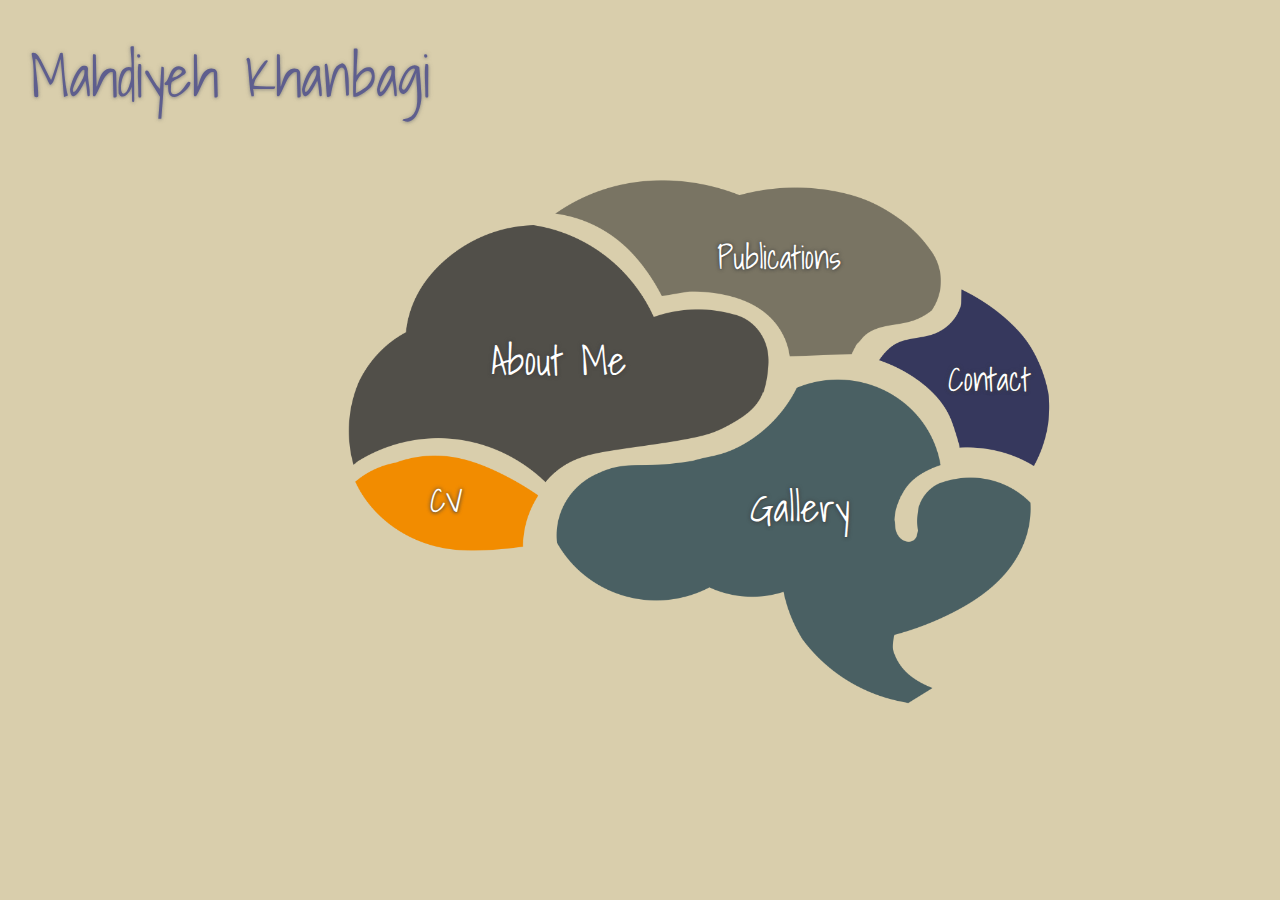
<file: index.html>
<!DOCTYPE html>
<html lang="en">
<head>
  <meta charset="utf-8">
  <link href="https://fonts.googleapis.com/css2?family=Shadows+Into+Light&family=Nunito:wght@300;400;600&display=swap" rel="stylesheet">
  <meta name="keywords" content="mkhanbagi, mahdiyeh khanbagi, khanbagi, marcs institute">
  <meta name="viewport" content="width=device-width, initial-scale=1" />
  <title>Mahdiyeh Khanbagi</title>
  <link rel="shortcut icon" href="brain.ico">
  <link rel="stylesheet" href="assets/css/main.css">
</head>
<body>
  <main class="wrap">
    <div class="name">Mahdiyeh Khanbagi</div>
    <div class="stage" aria-label="Brain navigation">
      <div class="brain">
        <a class="lobe about"   href="about-me.html"  target="_blank"  aria-label="About">
          <img src="images/br-about.png" alt="biography" />
          <span>About Me</span>
        </a>
        <a class="lobe pubs" href="https://scholar.google.com/citations?user=i7uWNHQAAAAJ&hl=en" target="_blank" aria-label="Publications">
          <img src="images/br-pubs.png" alt="[google scholor]" />
          <span>Publications</span>
        </a>
        <a class="lobe contact" href="contact.html" target="_blank" aria-label="Contact">
          <img src="images/br-contact.png" alt="email to:" />
          <span>Contact</span>
        </a>
        <a class="lobe gallery" href="gallery/index.html"  target="_blank"  aria-label="Gallery">
          <img src="images/br-gallery.png" alt="my personal gallery" />
          <span>Gallery</span>
        </a>
        <a class="lobe cv"      href="assets/mahdiyeh-khanbagi-resume.pdf" target="_blank" aria-label="CV">
          <img src="images/br-cv.png" alt="cv.pdf" />
          <span>CV</span>
        </a>
      </div>
    </div>
  </main>
</body>
</html>
</file>
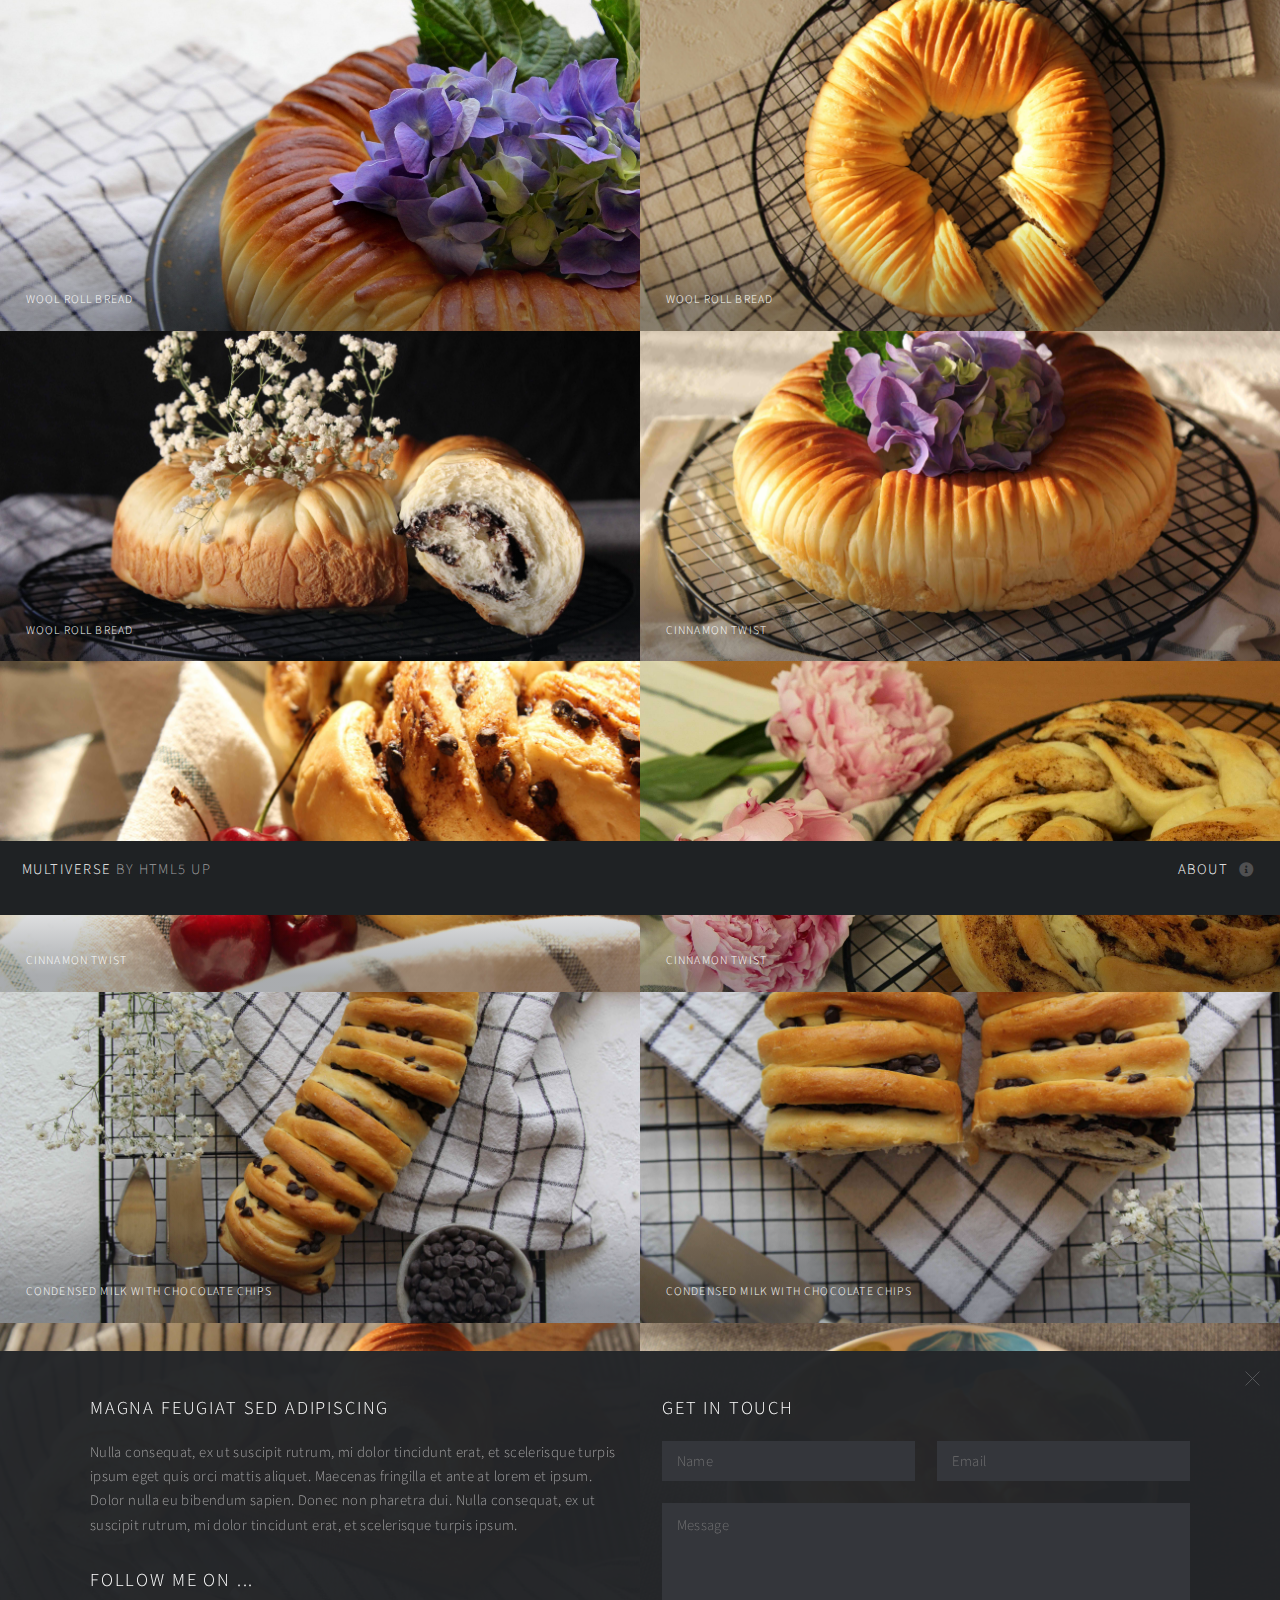
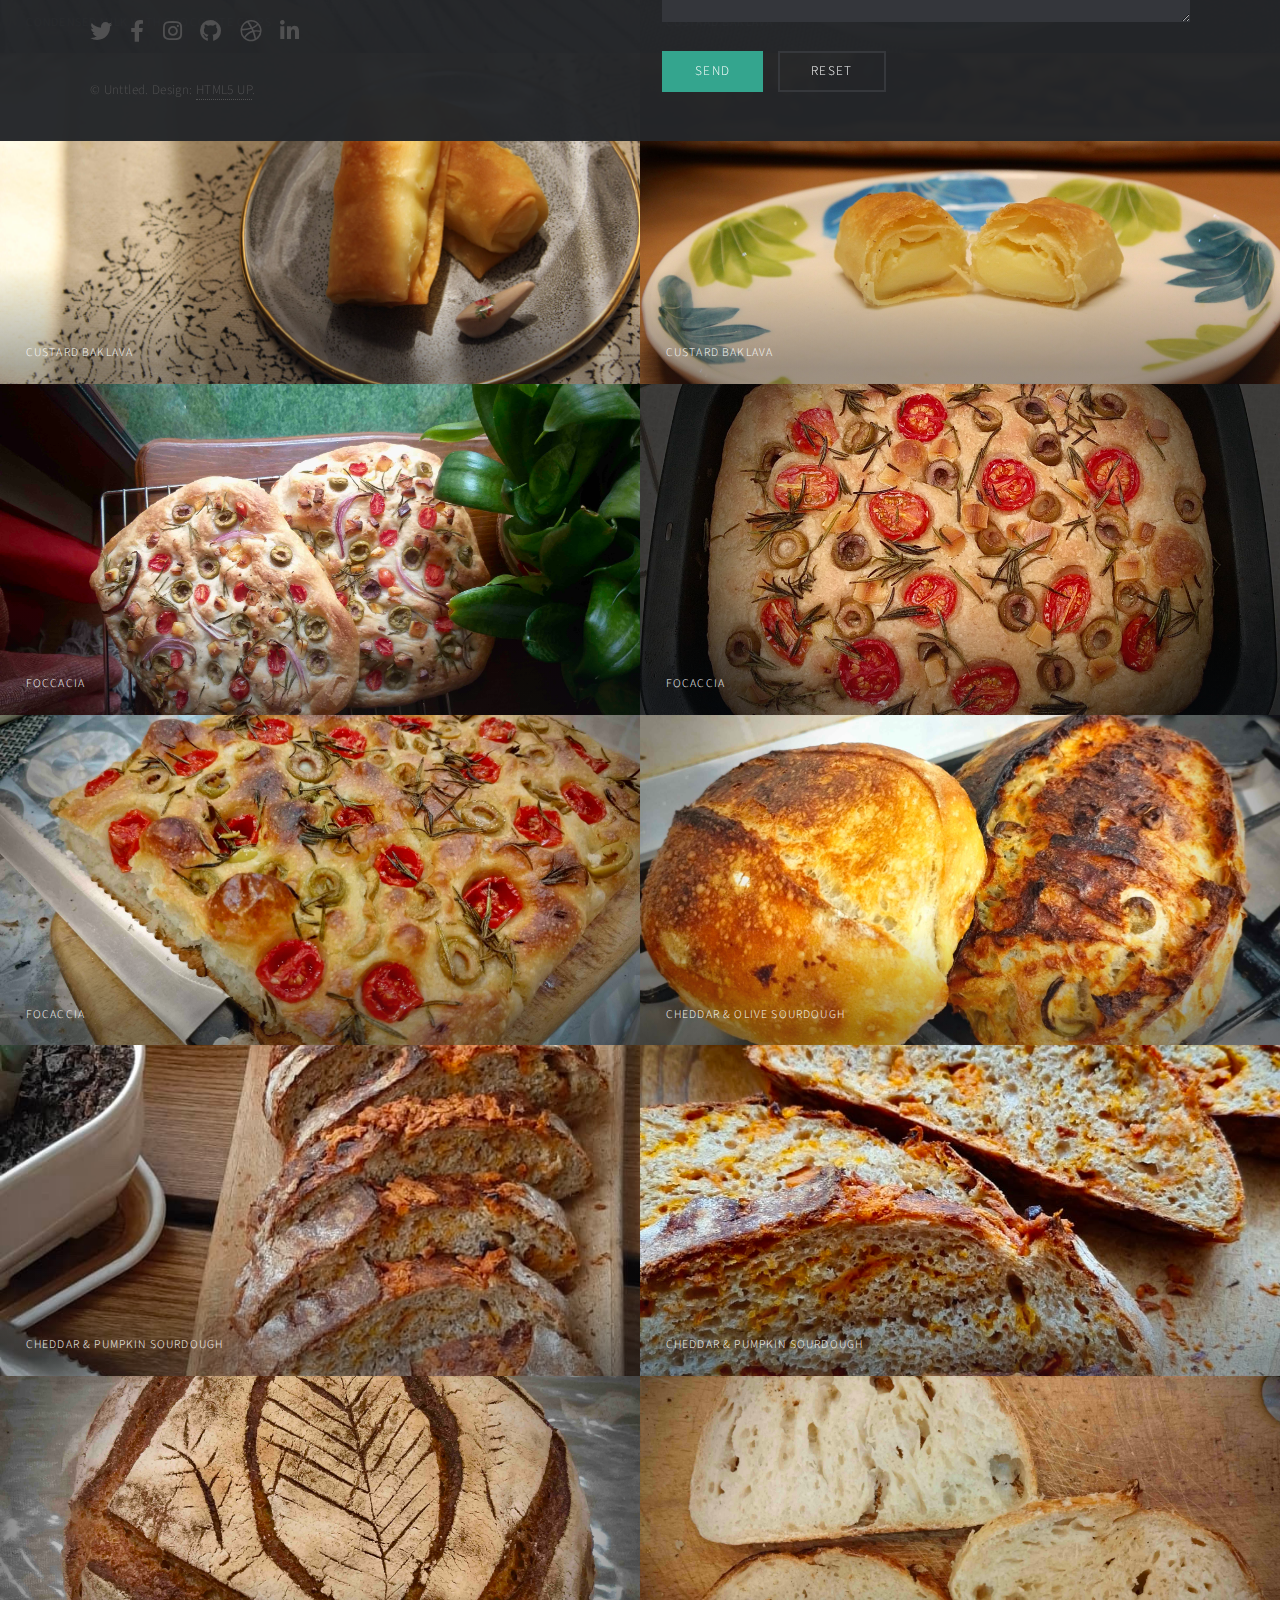
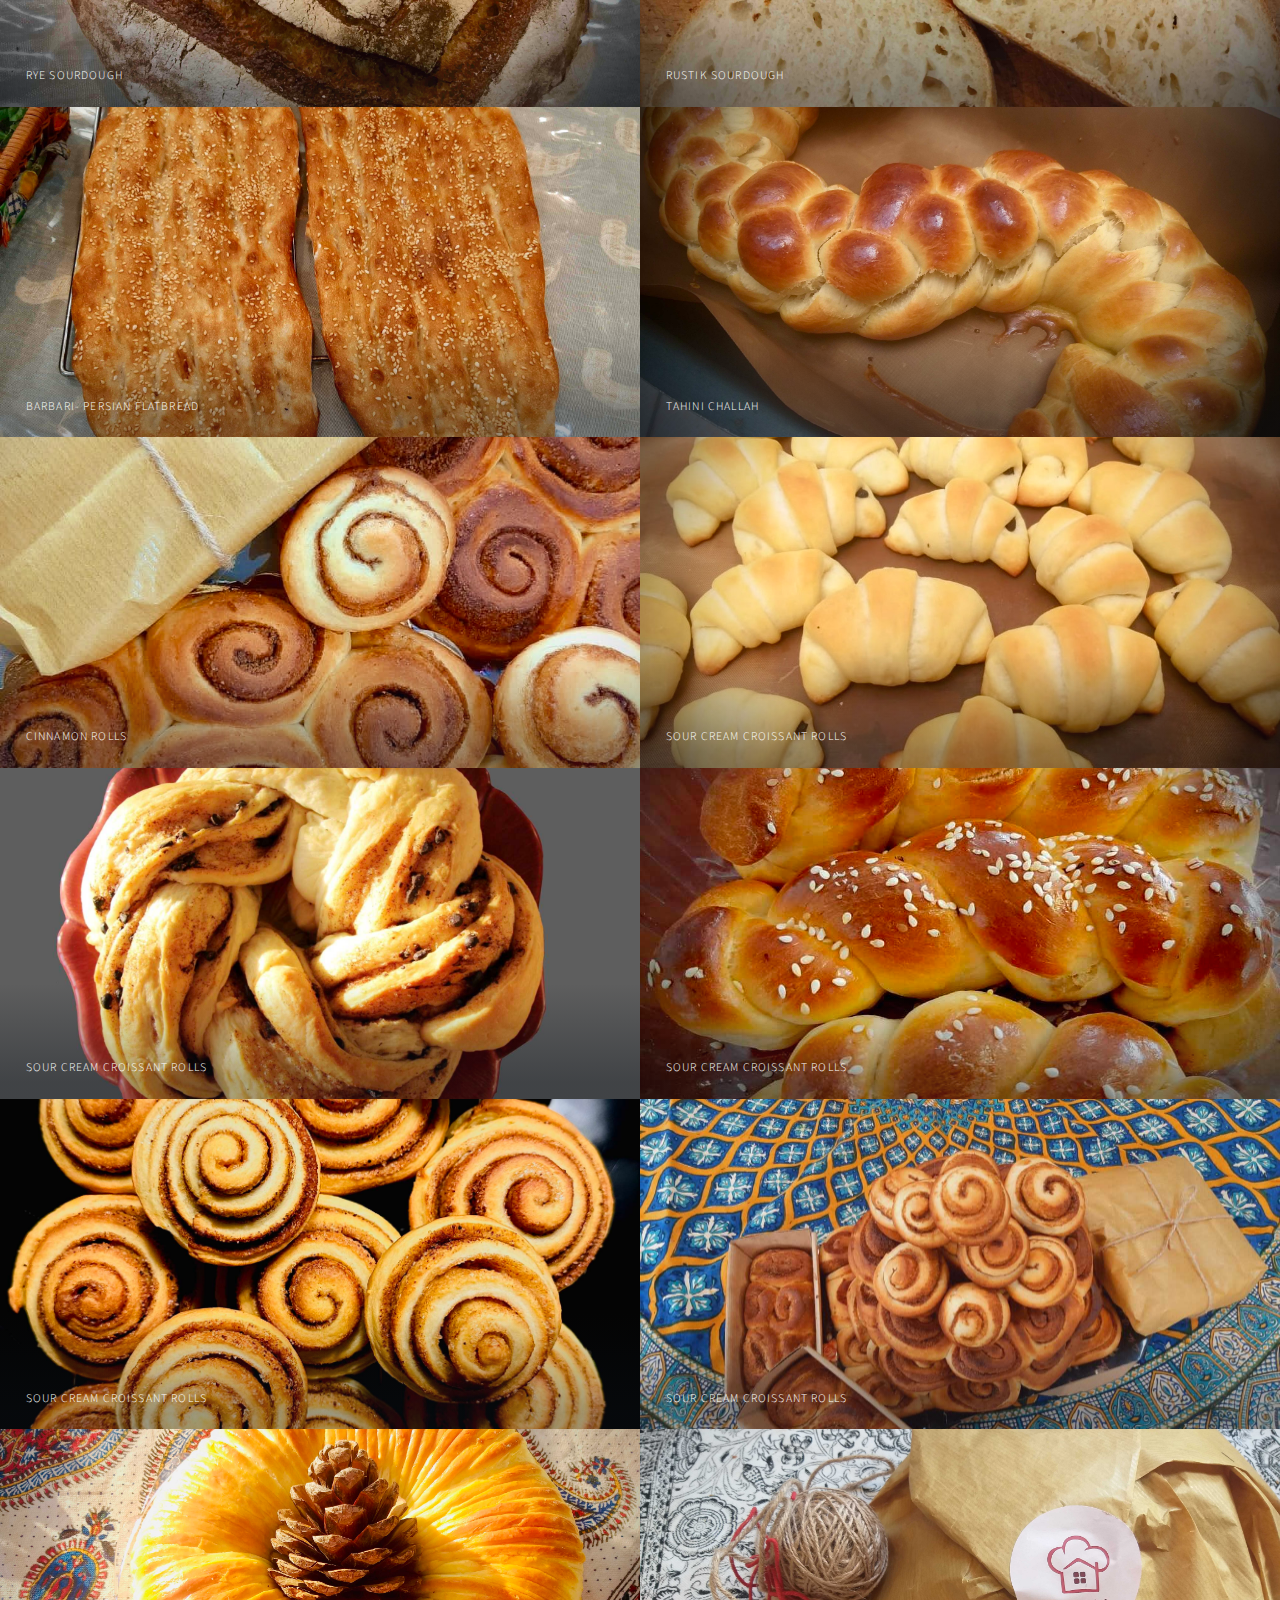
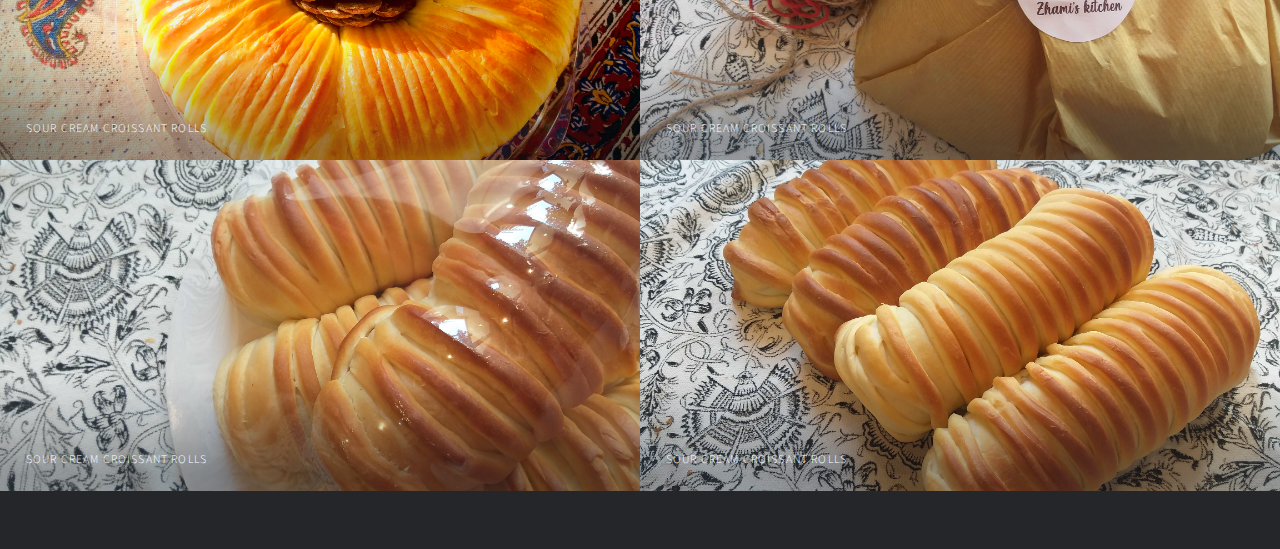
<file: gallery/bread/index.html>
<!DOCTYPE HTML>
<!--
	Multiverse by HTML5 UP
	html5up.net | @ajlkn
	Free for personal and commercial use under the CCA 3.0 license (html5up.net/license)
-->
<html>

<head>
	<title>Multiverse by HTML5 UP</title>
	<meta charset="utf-8" />
	<meta name="viewport" content="width=device-width, initial-scale=1, user-scalable=no" />
	<link rel="stylesheet" href="assets/css/main.css" />
	<noscript>
		<link rel="stylesheet" href="assets/css/noscript.css" />
	</noscript>
</head>

<body class="is-preload">

	<!-- Wrapper -->
	<div id="wrapper">

		<!-- Header -->
		<header id="header">
			<h1><a href="index.html"><strong>Multiverse</strong> by HTML5 UP</a></h1>
			<nav>
				<ul>
					<li><a href="#footer" class="icon solid fa-info-circle">About</a></li>
				</ul>
			</nav>
		</header>

		<!-- Main -->
		<div id="main">
			<article class="thumb">
				<a href="images/fulls/01.jpg" class="image"><img src="images/thumbs/01.jpg" alt="" /></a>
				<h2>Wool Roll Bread</h2>
				<!--<p>Nunc blandit nisi ligula magna sodales lectus elementum non. Integer id venenatis velit.</p>-->
			</article>
			<article class="thumb">
				<a href="images/fulls/02.jpg" class="image"><img src="images/thumbs/02.jpg" alt="" /></a>
				<h2>Wool Roll Bread</h2>
				<!--<p>Nunc blandit nisi ligula magna sodales lectus elementum non. Integer id venenatis velit.</p>-->
			</article>
			<article class="thumb">
				<a href="images/fulls/03.jpg" class="image"><img src="images/thumbs/03.jpg" alt="" /></a>
				<h2>Wool Roll Bread</h2>
				<!--<p>Nunc blandit nisi ligula magna sodales lectus elementum non. Integer id venenatis velit.</p>-->
			</article>
			<article class="thumb">
				<a href="images/fulls/04.jpg" class="image"><img src="images/thumbs/04.jpg" alt="" /></a>
				<h2>Cinnamon Twist</h2>
				<!--<p>Nunc blandit nisi ligula magna sodales lectus elementum non. Integer id venenatis velit.</p>-->
			</article>
			<article class="thumb">
				<a href="images/fulls/05.jpg" class="image"><img src="images/thumbs/05.jpg" alt="" /></a>
				<h2>Cinnamon Twist</h2>
				<!--<p>Nunc blandit nisi ligula magna sodales lectus elementum non. Integer id venenatis velit.</p>-->
			</article>
			<article class="thumb">
				<a href="images/fulls/06.jpg" class="image"><img src="images/thumbs/06.jpg" alt="" /></a>
				<h2>Cinnamon Twist</h2>
				<!--<p>Nunc blandit nisi ligula magna sodales lectus elementum non. Integer id venenatis velit.</p>-->
			</article>
			<article class="thumb">
				<a href="images/fulls/07.jpg" class="image"><img src="images/thumbs/07.jpg" alt="" /></a>
				<h2>Condensed Milk with Chocolate Chips</h2>
				<!--<p>Nunc blandit nisi ligula magna sodales lectus elementum non. Integer id venenatis velit.</p>-->
			</article>
			<article class="thumb">
				<a href="images/fulls/08.jpg" class="image"><img src="images/thumbs/08.jpg" alt="" /></a>
				<h2>Condensed Milk with Chocolate Chips</h2>
				<!--<p>Nunc blandit nisi ligula magna sodales lectus elementum non. Integer id venenatis velit.</p>-->
			</article>
			<article class="thumb">
				<a href="images/fulls/09.jpg" class="image"><img src="images/thumbs/09.jpg" alt="" /></a>
				<h2>Condensed Milk with Chocolate Chips</h2>
				<!--<p>Nunc blandit nisi ligula magna sodales lectus elementum non. Integer id venenatis velit.</p>-->
			</article>
			<article class="thumb">
				<a href="images/fulls/10.jpg" class="image"><img src="images/thumbs/10.jpg" alt="" /></a>
				<h2>Custrad Baklava</h2>
				<!--<p>Nunc blandit nisi ligula magna sodales lectus elementum non. Integer id venenatis velit.</p>-->
			</article>
			<article class="thumb">
				<a href="images/fulls/11.jpg" class="image"><img src="images/thumbs/11.jpg" alt="" /></a>
				<h2>Custard Baklava</h2>
				<!--<p>Nunc blandit nisi ligula magna sodales lectus elementum non. Integer id venenatis velit.</p>-->
			</article>
			<article class="thumb">
				<a href="images/fulls/12.jpg" class="image"><img src="images/thumbs/12.jpg" alt="" /></a>
				<h2>Custard Baklava</h2>
				<!--<p>Nunc blandit nisi ligula magna sodales lectus elementum non. Integer id venenatis velit.</p>-->
			</article>
			<article class="thumb">
				<a href="images/fulls/13.jpg" class="image"><img src="images/thumbs/13.jpg" alt="" /></a>
				<h2>Foccacia</h2>
				<!--<p>Nunc blandit nisi ligula magna sodales lectus elementum non. Integer id venenatis velit.</p>-->
			</article>
			<article class="thumb">
				<a href="images/fulls/14.jpg" class="image"><img src="images/thumbs/14.jpg" alt="" /></a>
				<h2>Focaccia</h2>
				<!--<p>Nunc blandit nisi ligula magna sodales lectus elementum non. Integer id venenatis velit.</p>-->
			</article>
			<article class="thumb">
				<a href="images/fulls/15.jpg" class="image"><img src="images/thumbs/15.jpg" alt="" /></a>
				<h2>Focaccia</h2>
				<!--<p>Nunc blandit nisi ligula magna sodales lectus elementum non. Integer id venenatis velit.</p>-->
			</article>
			<article class="thumb">
				<a href="images/fulls/16.jpg" class="image"><img src="images/thumbs/16.jpg" alt="" /></a>
				<h2>Cheddar & Olive Sourdough</h2>
				<!--<p>Nunc blandit nisi ligula magna sodales lectus elementum non. Integer id venenatis velit.</p>-->
			</article>
			<article class="thumb">
				<a href="images/fulls/17.jpg" class="image"><img src="images/thumbs/17.jpg" alt="" /></a>
				<h2>Cheddar & Pumpkin Sourdough</h2>
				<!--<p>Nunc blandit nisi ligula magna sodales lectus elementum non. Integer id venenatis velit.</p>-->
			</article>
			<article class="thumb">
				<a href="images/fulls/18.jpg" class="image"><img src="images/thumbs/18.jpg" alt="" /></a>
				<h2>Cheddar & Pumpkin Sourdough</h2>
				<!--<p>Nunc blandit nisi ligula magna sodales lectus elementum non. Integer id venenatis velit.</p>-->
			</article>
			<article class="thumb">
				<a href="images/fulls/19.jpg" class="image"><img src="images/thumbs/19.jpg" alt="" /></a>
				<h2>Rye Sourdough</h2>
				<!--<p>Nunc blandit nisi ligula magna sodales lectus elementum non. Integer id venenatis velit.</p>-->
			</article>
			<article class="thumb">
				<a href="images/fulls/20.jpg" class="image"><img src="images/thumbs/20.jpg" alt="" /></a>
				<h2>Rustik Sourdough</h2>
				<!--<p>Nunc blandit nisi ligula magna sodales lectus elementum non. Integer id venenatis velit.</p>-->
			</article>
			<article class="thumb">
				<a href="images/fulls/21.jpg" class="image"><img src="images/thumbs/21.jpg" alt="" /></a>
				<h2>Barbari- Persian Flatbread</h2>
				<!--<p>Nunc blandit nisi ligula magna sodales lectus elementum non. Integer id venenatis velit.</p>-->
			</article>
			<article class="thumb">
				<a href="images/fulls/22.jpg" class="image"><img src="images/thumbs/22.jpg" alt="" /></a>
				<h2>Tahini Challah</h2>
				<!--<p>Nunc blandit nisi ligula magna sodales lectus elementum non. Integer id venenatis velit.</p>-->
			</article>
			<article class="thumb">
				<a href="images/fulls/23.jpg" class="image"><img src="images/thumbs/23.jpg" alt="" /></a>
				<h2>Cinnamon Rolls</h2>
				<!--<p>Nunc blandit nisi ligula magna sodales lectus elementum non. Integer id venenatis velit.</p>-->
			</article>
			<article class="thumb">
				<a href="images/fulls/24.jpg" class="image"><img src="images/thumbs/24.jpg" alt="" /></a>
				<h2>Sour Cream Croissant Rolls</h2>
				<!--<p>Nunc blandit nisi ligula magna sodales lectus elementum non. Integer id venenatis velit.</p>-->
			</article>
			<article class="thumb">
				<a href="images/fulls/25.jpg" class="image"><img src="images/thumbs/25.jpg" alt="" /></a>
				<h2>Sour Cream Croissant Rolls</h2>
				<!--<p>Nunc blandit nisi ligula magna sodales lectus elementum non. Integer id venenatis velit.</p>-->
			</article>
			<article class="thumb">
				<a href="images/fulls/26.jpg" class="image"><img src="images/thumbs/26.jpg" alt="" /></a>
				<h2>Sour Cream Croissant Rolls</h2>
				<!--<p>Nunc blandit nisi ligula magna sodales lectus elementum non. Integer id venenatis velit.</p>-->
			</article>
			<article class="thumb">
				<a href="images/fulls/27.jpg" class="image"><img src="images/thumbs/27.jpg" alt="" /></a>
				<h2>Sour Cream Croissant Rolls</h2>
				<!--<p>Nunc blandit nisi ligula magna sodales lectus elementum non. Integer id venenatis velit.</p>-->
			</article>
			<article class="thumb">
				<a href="images/fulls/28.jpg" class="image"><img src="images/thumbs/28.jpg" alt="" /></a>
				<h2>Sour Cream Croissant Rolls</h2>
				<!--<p>Nunc blandit nisi ligula magna sodales lectus elementum non. Integer id venenatis velit.</p>-->
			</article>
			<article class="thumb">
				<a href="images/fulls/29.jpg" class="image"><img src="images/thumbs/29.jpg" alt="" /></a>
				<h2>Sour Cream Croissant Rolls</h2>
				<!--<p>Nunc blandit nisi ligula magna sodales lectus elementum non. Integer id venenatis velit.</p>-->
			</article>
			<article class="thumb">
				<a href="images/fulls/30.jpg" class="image"><img src="images/thumbs/30.jpg" alt="" /></a>
				<h2>Sour Cream Croissant Rolls</h2>
				<!--<p>Nunc blandit nisi ligula magna sodales lectus elementum non. Integer id venenatis velit.</p>-->
			</article>
			<article class="thumb">
				<a href="images/fulls/31.jpg" class="image"><img src="images/thumbs/31.jpg" alt="" /></a>
				<h2>Sour Cream Croissant Rolls</h2>
				<!--<p>Nunc blandit nisi ligula magna sodales lectus elementum non. Integer id venenatis velit.</p>-->
			</article>
			<article class="thumb">
				<a href="images/fulls/32.jpg" class="image"><img src="images/thumbs/32.jpg" alt="" /></a>
				<h2>Sour Cream Croissant Rolls</h2>
				<!--<p>Nunc blandit nisi ligula magna sodales lectus elementum non. Integer id venenatis velit.</p>-->
			</article>
		</div>

		<!-- Footer -->
		<footer id="footer" class="panel">
			<div class="inner split">
				<div>
					<section>
						<h2>Magna feugiat sed adipiscing</h2>
						<p>Nulla consequat, ex ut suscipit rutrum, mi dolor tincidunt erat, et scelerisque turpis ipsum
							eget quis orci mattis aliquet. Maecenas fringilla et ante at lorem et ipsum. Dolor nulla eu
							bibendum sapien. Donec non pharetra dui. Nulla consequat, ex ut suscipit rutrum, mi dolor
							tincidunt erat, et scelerisque turpis ipsum.</p>
					</section>
					<section>
						<h2>Follow me on ...</h2>
						<ul class="icons">
							<li><a href="#" class="icon brands fa-twitter"><span class="label">Twitter</span></a></li>
							<li><a href="#" class="icon brands fa-facebook-f"><span class="label">Facebook</span></a>
							</li>
							<li><a href="#" class="icon brands fa-instagram"><span class="label">Instagram</span></a>
							</li>
							<li><a href="#" class="icon brands fa-github"><span class="label">GitHub</span></a></li>
							<li><a href="#" class="icon brands fa-dribbble"><span class="label">Dribbble</span></a></li>
							<li><a href="#" class="icon brands fa-linkedin-in"><span class="label">LinkedIn</span></a>
							</li>
						</ul>
					</section>
					<p class="copyright">
						&copy; Unttled. Design: <a href="http://html5up.net">HTML5 UP</a>.
					</p>
				</div>
				<div>
					<section>
						<h2>Get in touch</h2>
						<form method="post" action="#">
							<div class="fields">
								<div class="field half">
									<input type="text" name="name" id="name" placeholder="Name" />
								</div>
								<div class="field half">
									<input type="text" name="email" id="email" placeholder="Email" />
								</div>
								<div class="field">
									<textarea name="message" id="message" rows="4" placeholder="Message"></textarea>
								</div>
							</div>
							<ul class="actions">
								<li><input type="submit" value="Send" class="primary" /></li>
								<li><input type="reset" value="Reset" /></li>
							</ul>
						</form>
					</section>
				</div>
			</div>
		</footer>

	</div>

	<!-- Scripts -->
	<script src="assets/js/jquery.min.js"></script>
	<script src="assets/js/jquery.poptrox.min.js"></script>
	<script src="assets/js/browser.min.js"></script>
	<script src="assets/js/breakpoints.min.js"></script>
	<script src="assets/js/util.js"></script>
	<script src="assets/js/main.js"></script>

</body>

</html>
</file>
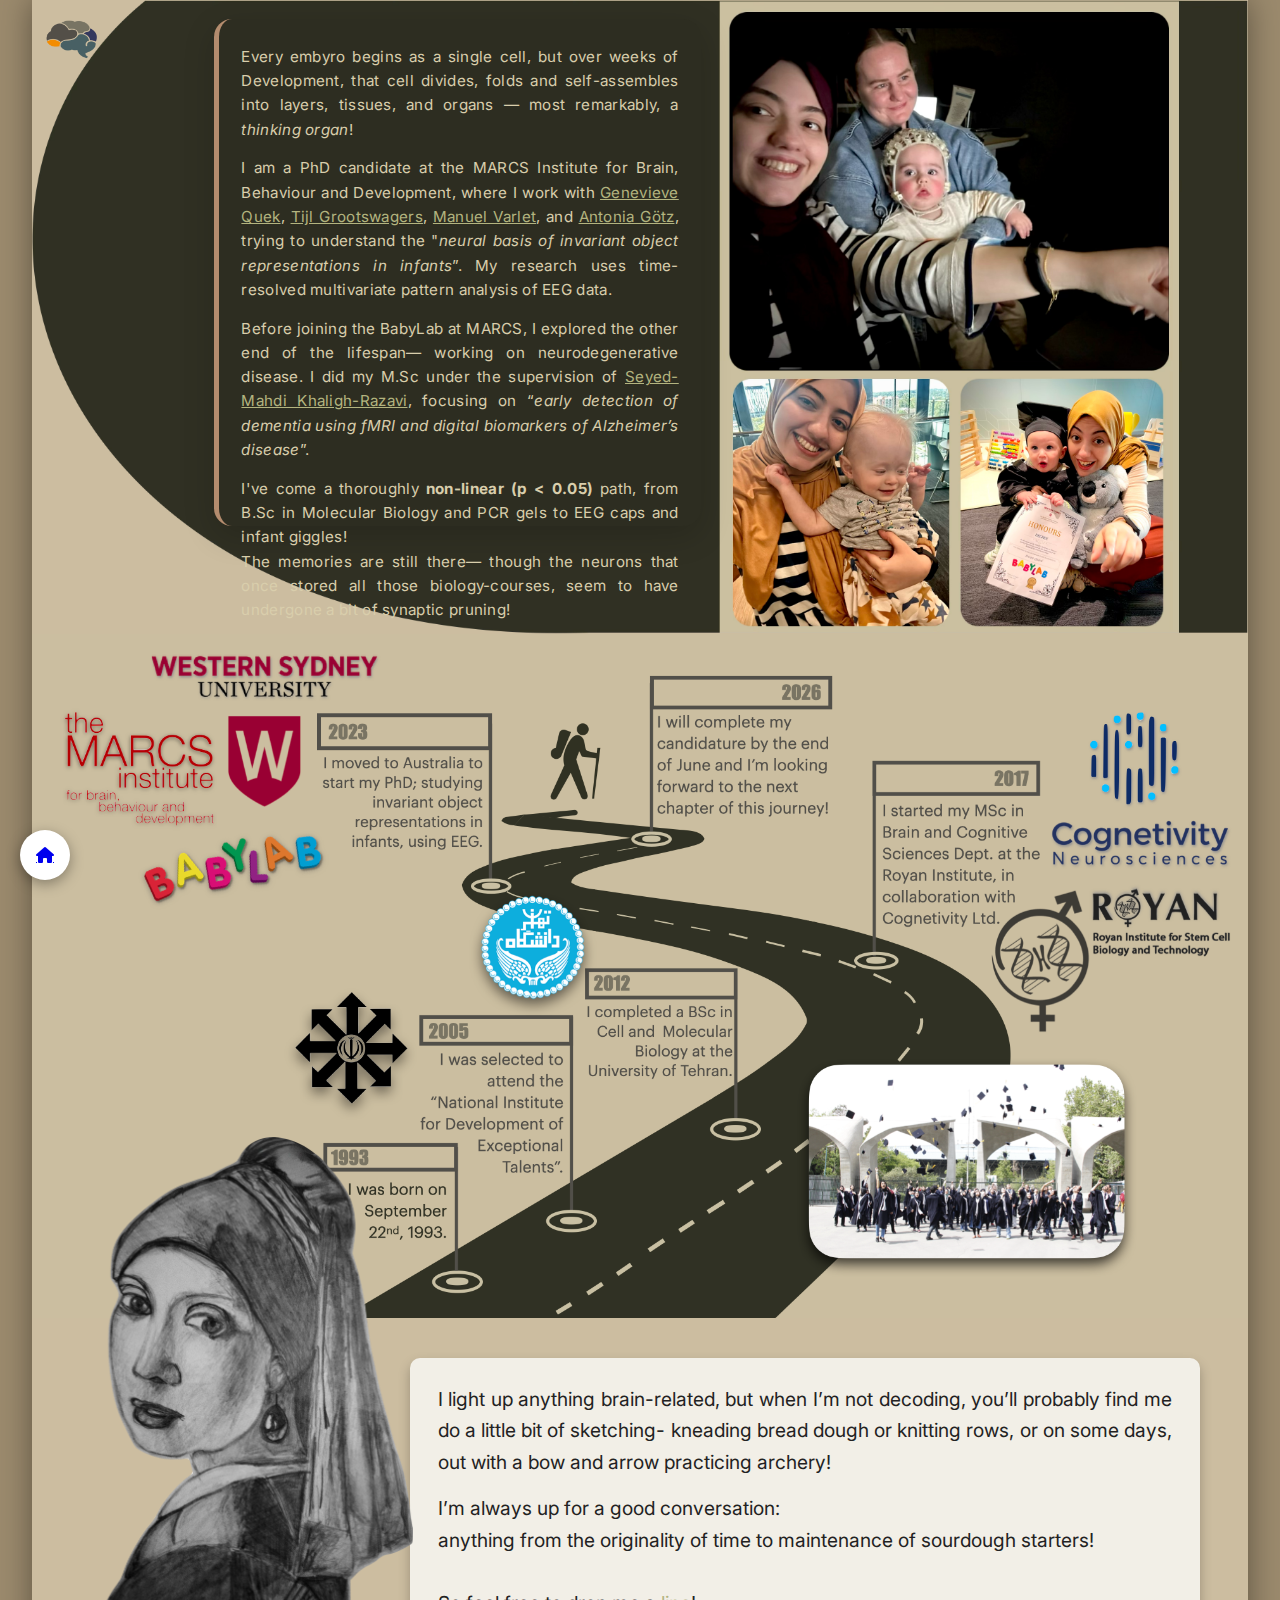
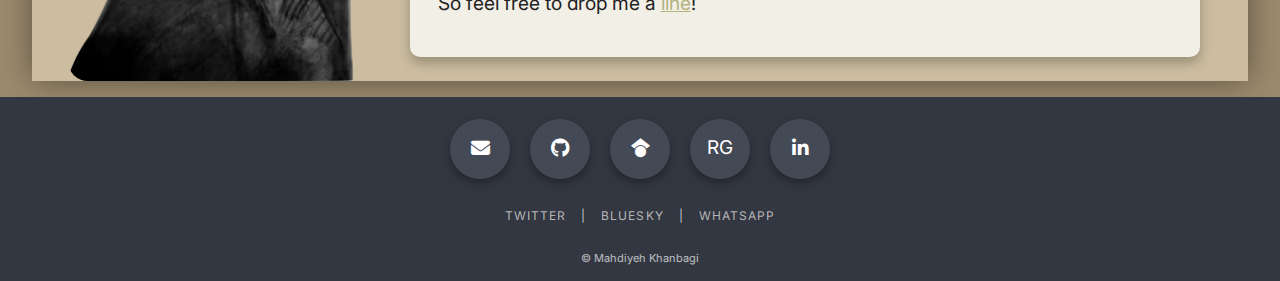
<file: about-me.html>
<!DOCTYPE html>
<html lang="en">
<head>
  <meta charset="UTF-8" />
  <meta name="viewport" content="width=device-width, initial-scale=1" />
  <title>Mahdiyeh Khanbagi</title>
  <link rel="shortcut icon" href="brain.ico">
  <link rel="stylesheet" href="assets/css/main.css" />
  <!-- Google Font -->
    <!-- Fonts -->
    <link
    href="https://fonts.googleapis.com/css2?family=Inter:wght@400;500;600;700&family=Shadows+Into+Light&display=swap" rel="stylesheet"/>
    <link href="https://fonts.googleapis.com/css2?family=Shadows+Into+Light&family=Nunito:wght@300;400;600&display=swap" rel="stylesheet">
    <link href="https://fonts.googleapis.com/css2?family=Nunito:wght@300;400;600;700&family=Shadows+Into+Light&display=swap" rel="stylesheet">
  
  <!-- style -->
  <link rel="stylesheet" href="https://cdnjs.cloudflare.com/ajax/libs/font-awesome/6.5.0/css/all.min.css"/>
  
</head>
    <body>
        <main class="artboard">
          <a href="index.html">
            <img class= "brain-home" src="images/brain.png"/>
          </a>
          <section class="intro-band">
            <div class="intro-band-inner">
              
              <!-- <img class="banner" src="images/banner.png" alt=""> -->
              <picture class="banner">
              <!-- Image used on small screens -->
                <source srcset="images/banner-mobile.png" media="(max-width: 800px)" />

              <!-- Default / larger screens -->
                  <img src="images/banner.png" alt="" />
              </picture>

              <!-- the intro text that sits on the arc -->
              <section class="intro-text">
                <p>Every embyro begins as a single cell, but over weeks of Development, 
                  that cell divides, folds and self-assembles into layers, tissues, and organs — most remarkably, a <i>thinking organ</i>! 
                </p>
                <p>
                  I am a PhD candidate at the MARCS Institute for Brain, Behaviour and Development, 
                  where I work with <a href="https://www.westernsydney.edu.au/marcs/about/our_people/researchers/dr_genevieve_quek"> Genevieve Quek</a>, 
                  <a href="https://www.westernsydney.edu.au/marcs/about/our_people/researchers/dr_tijl_grootswagers">Tijl Grootswagers</a>, 
                  <a href="https://www.westernsydney.edu.au/marcs/about/our_people/chief-investigators/dr_manuel_varlet">Manuel Varlet</a>, and 
                  <a href="https://www.westernsydney.edu.au/marcs/about/our_people/researchers/antonia_goetz">Antonia Götz</a>,
                  trying to understand the "<i>neural basis of invariant object representations in infants</i>”. 
                  My research uses time-resolved multivariate pattern analysis of EEG data.
                </p>
                <p>
                  Before joining the BabyLab at MARCS, I explored the other end of the lifespan— working on neurodegenerative disease. 
                  I did my M.Sc under the supervision of <a href="https://scholar.google.com/citations?user=3HbeiywAAAAJ&hl=en">Seyed-Mahdi Khaligh-Razavi</a>, 
                  focusing on “<i>early detection of dementia using fMRI and digital biomarkers of Alzheimer’s disease</i>”.
                </p>
                <p>
                  I've come a thoroughly <b>non-linear (p &lt; 0.05)</b> path, from B.Sc in Molecular Biology and PCR gels to EEG caps and infant giggles!<br>
                  The memories are still there— though the neurons that once stored all those biology-courses,
                  seem to have undergone a bit of synaptic pruning!
                </p>         
            </div>
          </section>
      
          <div class="road">
            <img class="road" src="images/road.png" alt="" />
          </div>
            
         <div class="about-block">
          <img class="pearl-girl" src="images/pearl-girl.png" alt="sketch" />
           <!-- long paragraph block -->
           <section class="story">
            <p>
              I light up anything brain-related, but when I’m not decoding,
              you’ll probably find me do a little bit of sketching- kneading bread dough or knitting rows, or on some days, 
              out with a bow and arrow practicing archery!
            </p>
            <p>
              I’m always up for a good conversation: <br>
              anything from the originality of time to maintenance of sourdough starters! <br>
              <br>
              So feel free to drop me a <a href="contact.html">line</a>!
            </p>
           </section>
       
         </div>
        </main>
        <!-- Home button (link to your main site) -->
        <a href="index.html" class="home-btn" aria-label="Back to home">
          <i class="fa-solid fa-house"></i>
        </a>
        
        <!-- Footer -->
        <footer>
          <div class="footer-inner">
            <div class="social-icons">
              <!-- Replace href values with your actual links -->
              <a href="mailto:mkhanbagi@gmail.com" class="social-circle" aria-label="Email">
                <i class="fa-solid fa-envelope"></i>
              </a>
              <a href="https://github.com/mkhanbagi" target="_blank" class="social-circle" aria-label="GitHub">
                <i class="fa-brands fa-github"></i>
              </a>
              <a href="https://scholar.google.com/citations?user=i7uWNHQAAAAJ&hl=en" target="_blank" class="social-circle" aria-label="Google Scholar">
                <i class="fa-brands fa-google-scholar"></i>
              </a>
              <a href="https://www.researchgate.net/profile/Mahdiyeh-Khanbagi" target="_blank" class="social-circle" aria-label="ResearchGate">
                <span>RG</span>
              </a>
              <a href="linkedin.com/in/mahdiyeh-khanbagi" target="_blank" class="social-circle" aria-label="LinkedIn">
                <i class="fa-brands fa-linkedin-in"></i>
              </a>
            </div>
      
            <div class="footer-links">
              <a href="https://x.com/MKhanbagi" target="_blank">Twitter</a>
              <span>|</span>
              <a href="https://bsky.app/profile/mkhanbagi.bsky.social" target="_blank">BlueSky</a>
              <span>|</span>
              <a href="https://wa.me/989355791148" target="_blank"> WhatsApp</a>
              <!-- <span>+61&nbsp;45&nbsp;1148&nbsp;331</span> -->
            </div>
      
            <div class="copyright">
              © Mahdiyeh Khanbagi
            </div>
          </div>
        </footer>
      </body>
</html>
</file>
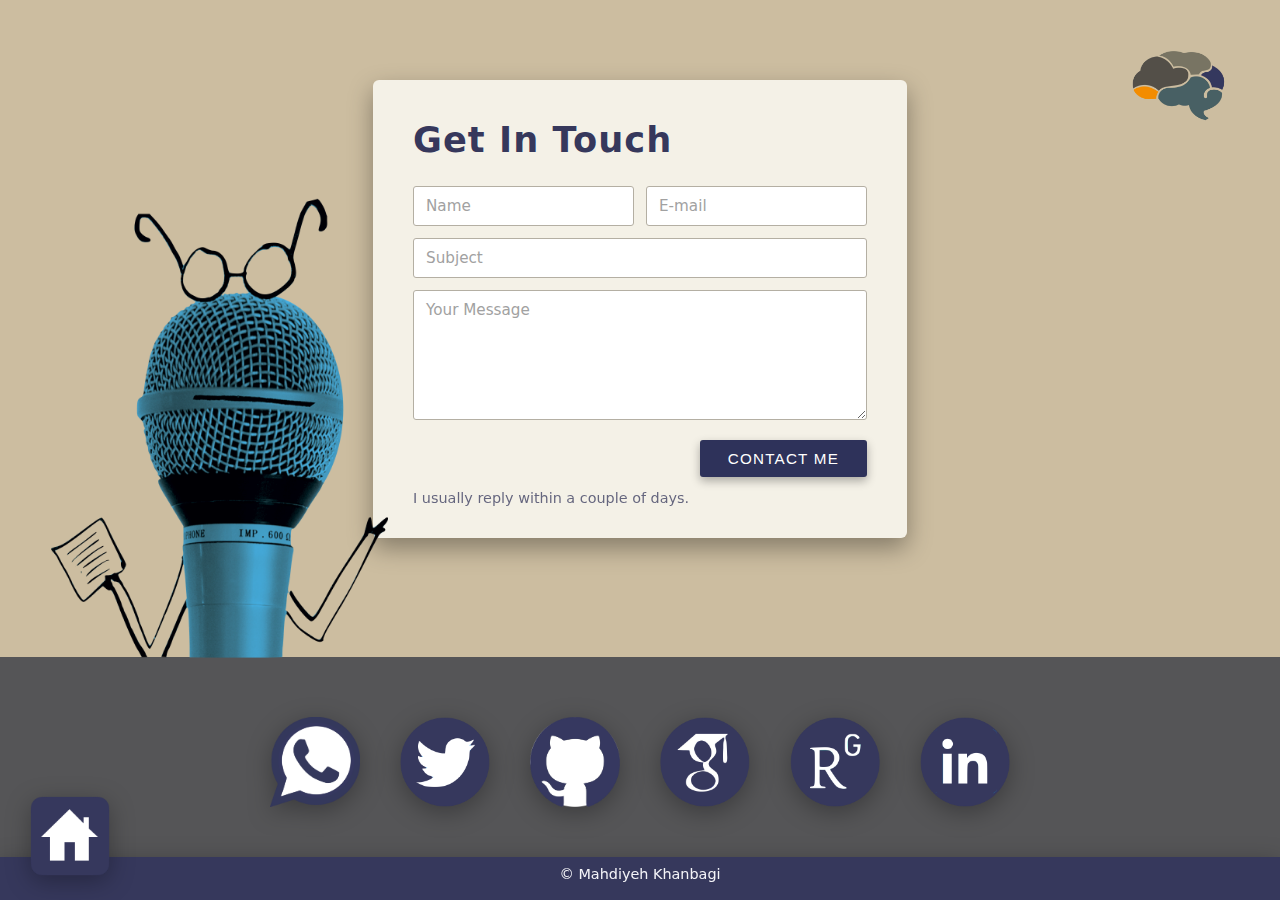
<file: contact.html>
<!DOCTYPE html>
<html lang="en" dir="ltr">

<head>
  <meta charset="utf-8">
  <meta name="keywords" content="mkhanbagi, mahdiyeh khanbagi, khanbagi, royan">
  <title>Mahdiyeh Khanbagi</title>
  <link rel="shortcut icon" href="brain.ico">
  <link rel="stylesheet" href="assets/css/main.css">
</head>

<body>
  <div class="get-in-touch">

    <!-- microphone + home button -->
    <div id="microphone">
      <a href="index.html">
        <img id= "brain-home-button" src="images/brain.png"/>
      </a>
      <img src="images/mice.png" alt="" id="mice">
      <div id="home-button">
        <a href="index.html"><img src="images/home.png" alt="home-button"></a>
      </div>
    </div>

    <!-- CONTACT FORM -->
    <div class="contact-form">
      <h1>Get In Touch</h1>

      <!-- Replace this URL with your own Formspree endpoint -->
      <form id="type-here"
            action="https://formspree.io/f/xblqlewn"
            method="POST">

        <div class="inf">
          <span class="row1">
            <input type="text"
                   name="name"
                   placeholder="Name"
                   class="form-control"
                   id="name"
                   required>
          </span>
          <span class="row1">
            <input type="email"
                   name="email"
                   placeholder="E-mail"
                   class="form-control"
                   id="email"
                   required>
          </span>
        </div>

        <div class="subject">
          <input type="text"
                 name="subject"
                 placeholder="Subject"
                 class="form-control"
                 id="subject">
        </div>

        <div class="message">
          <textarea name="message"
                    placeholder="Your Message"
                    class="form-control"
                    id="message"
                    rows="6"
                    required></textarea>
        </div>

        <!-- Optional hidden field to label the form -->
        <input type="hidden" name="_subject" value="New message from mkhanbagi.com">

        <div id="send">
          <button class="submit" type="submit">
            <span>Contact Me</span>
          </button>
        </div>

      </form>
      <p class="form-note">I usually reply within a couple of days.</p>
    </div>

    <!-- SOCIAL ICONS -->
    <div class="social_networks">
      <div id="container">
        <div><a href="https://wa.me/989355791148"><img src="images/whatsapp.png" alt="whatsapp"></a></div>
        <div><a href="https://x.com/MKhanbagi" target="_blank"><img src="images/twitter.png" alt="twitter"></a></div>
        <div><a href="https://github.com/mkhanbagi"><img src="images/github.png" alt="github"></a></div>
        <div><a href="https://scholar.google.com/citations?user=i7uWNHQAAAAJ&hl=en" target="_blank"><img src="images/scholor.png" alt="google scholor"></a></div>
        <div><a href="https://www.researchgate.net/profile/Mahdiyeh-Khanbagi" target="_blank"><img src="images/researchergate.png" alt="researchergate"></a></div>
        <div><a href="https://www.linkedin.com/in/mahdiyeh-khanbagi/" target="_blank"><img src="images/linkedin.png" alt="linkedin"></a></div>

      </div>
    </div>

    <!-- FOOTER LINKS -->
    <div id="copyright">
      © Mahdiyeh Khanbagi
    </div>

  </div>
</body>

</html>
</file>
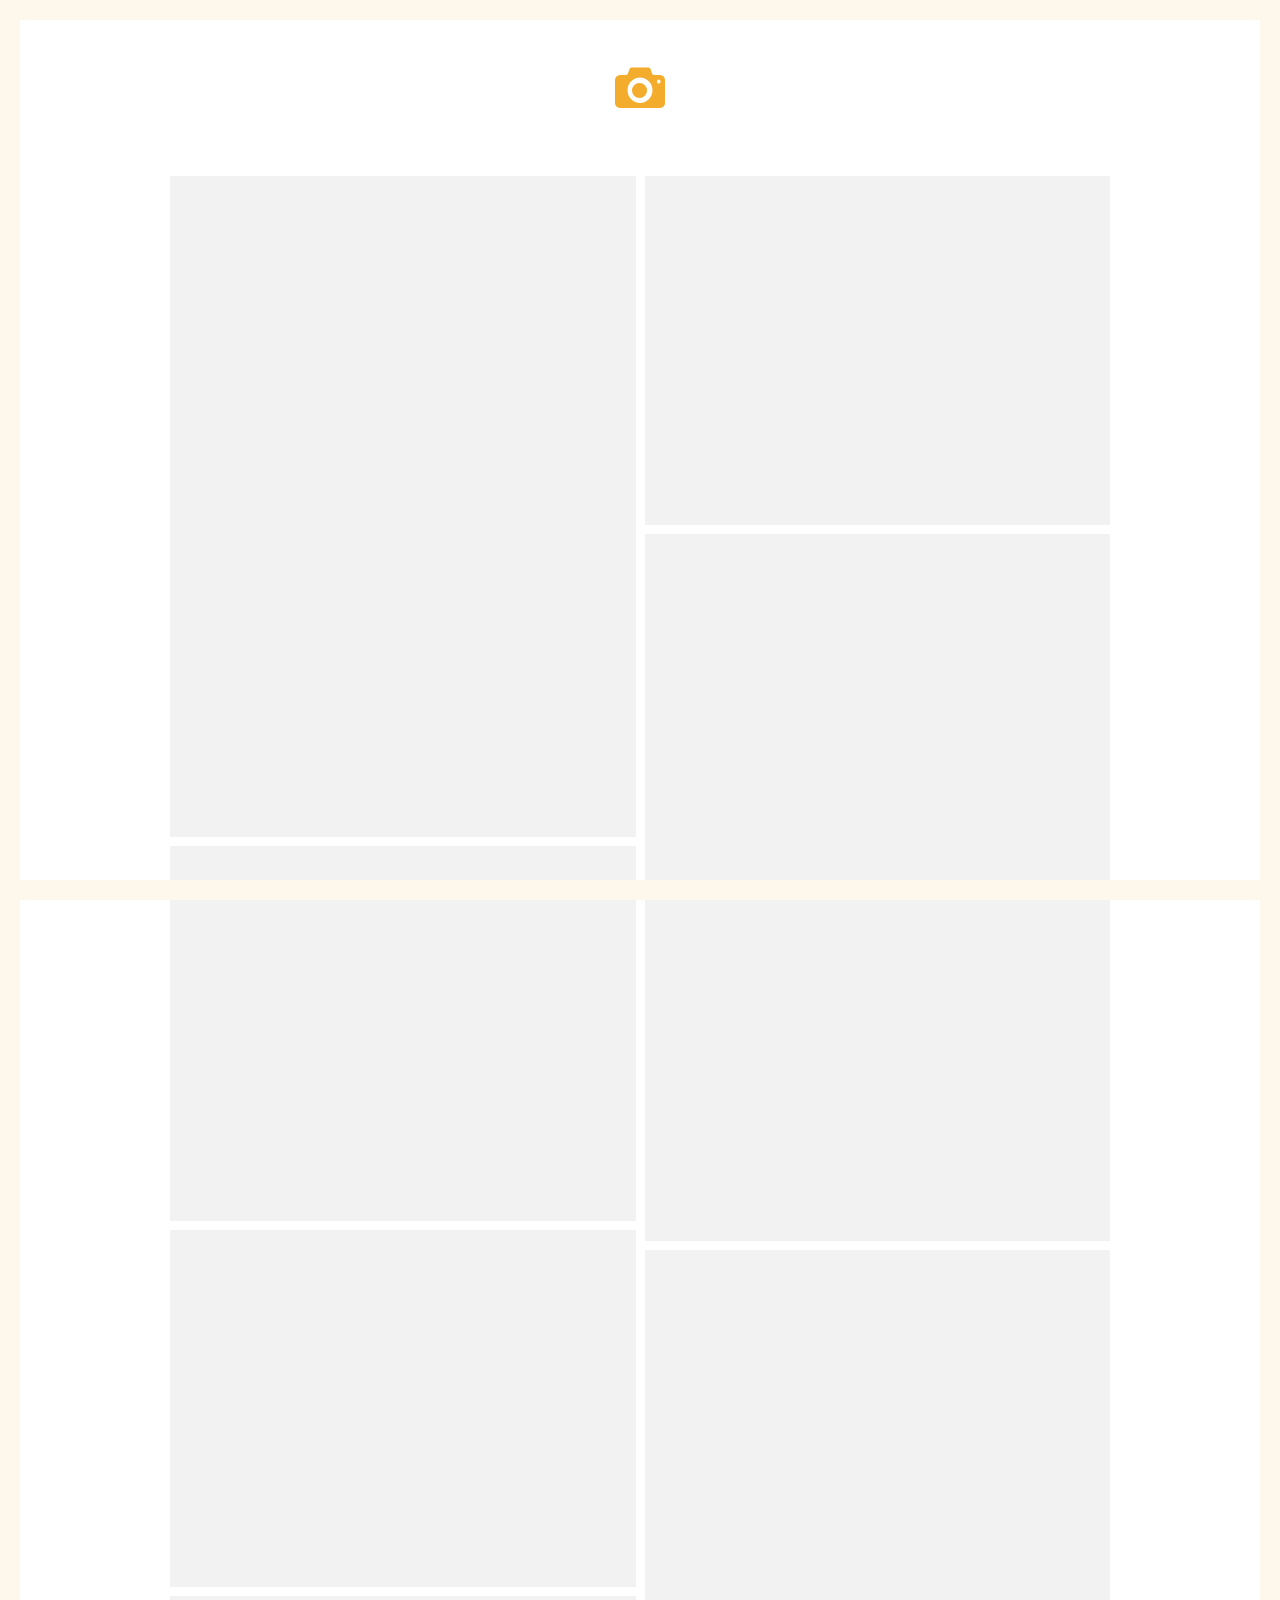
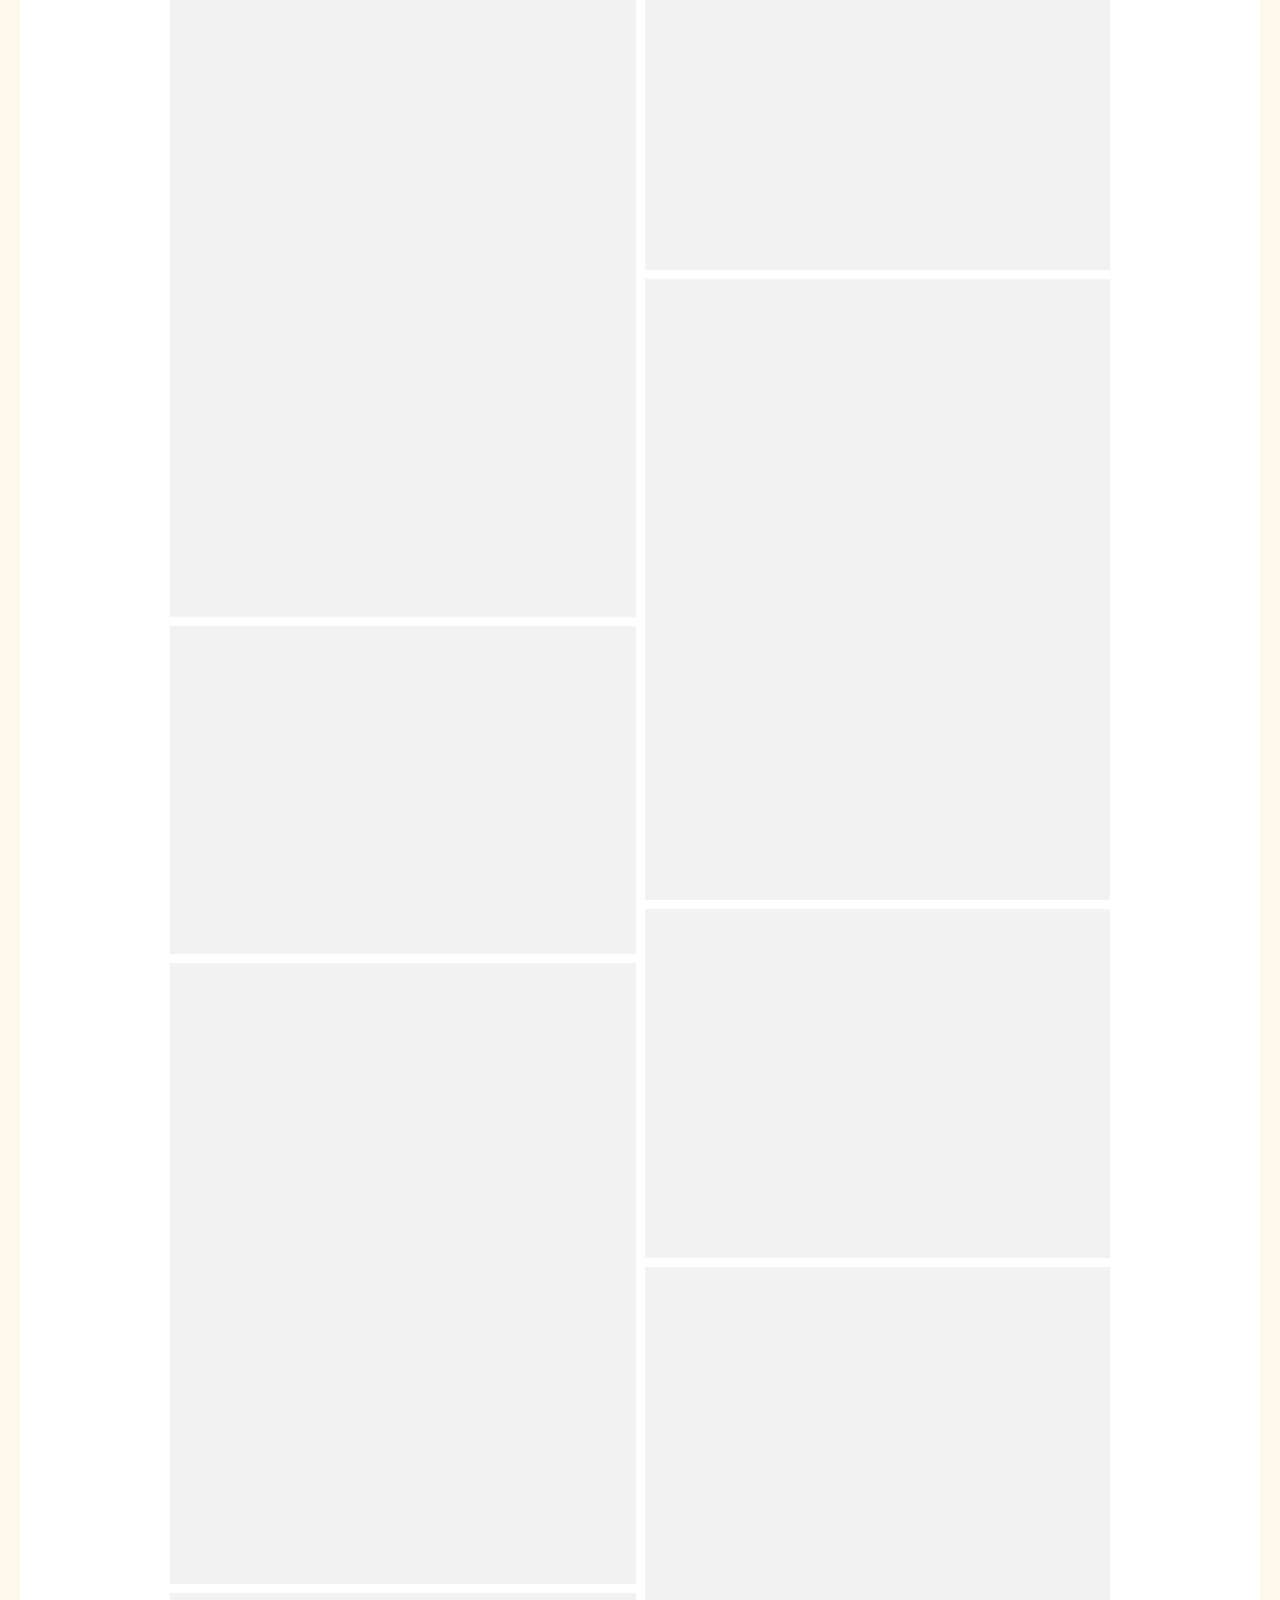
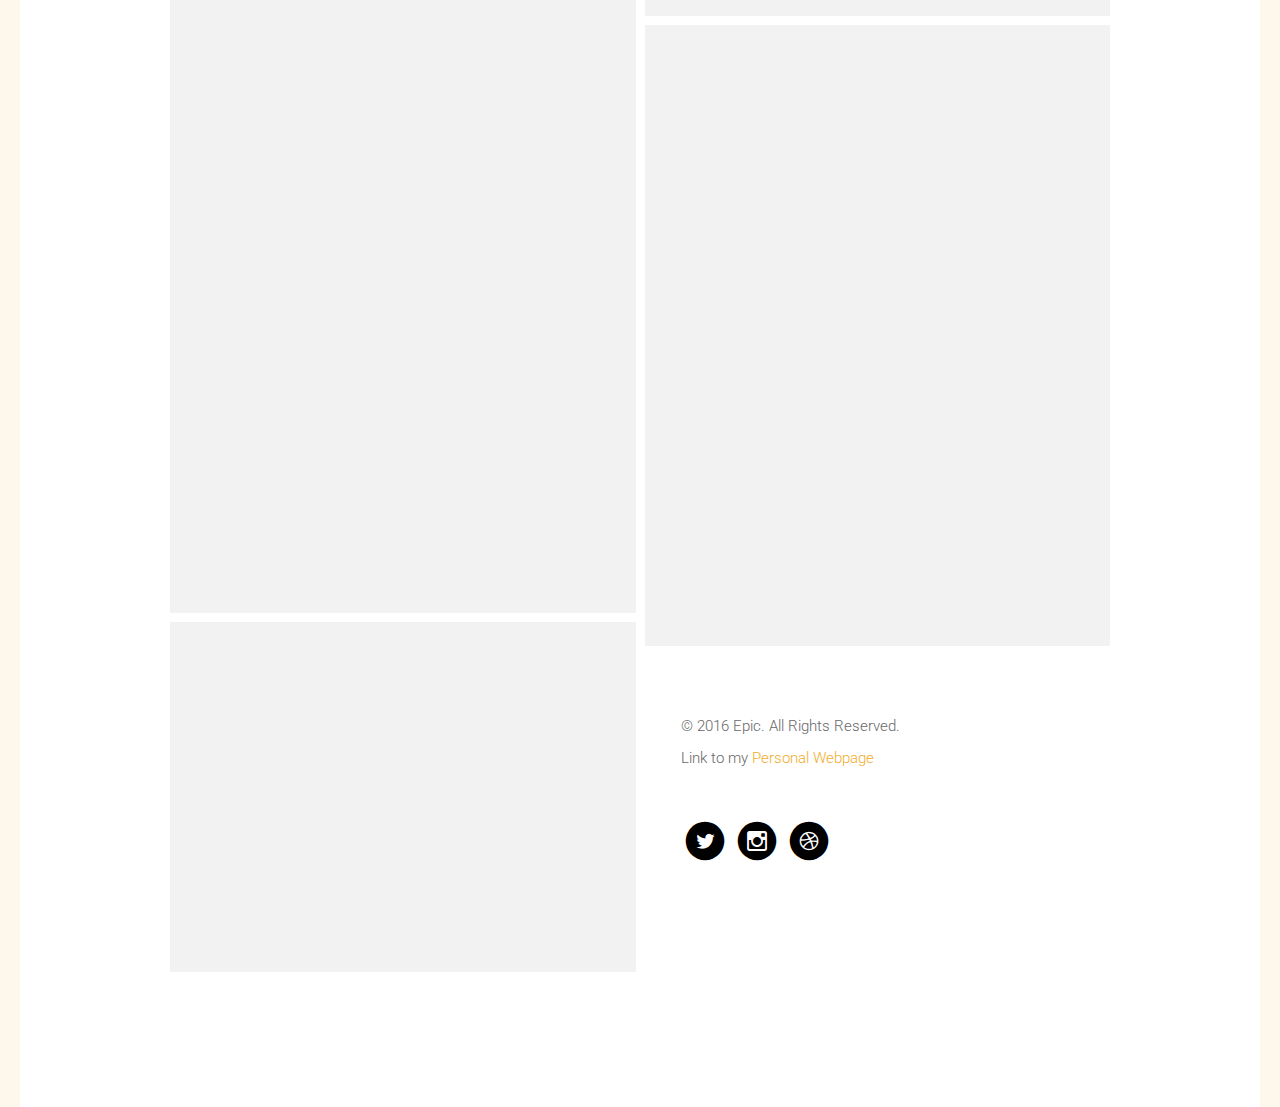
<file: gallery/photo/abstrait.html>
<!DOCTYPE html>
<!--[if lt IE 7]>      <html class="no-js lt-ie9 lt-ie8 lt-ie7"> <![endif]-->
<!--[if IE 7]>         <html class="no-js lt-ie9 lt-ie8"> <![endif]-->
<!--[if IE 8]>         <html class="no-js lt-ie9"> <![endif]-->
<!--[if gt IE 8]><!--> <html class="no-js"> <!--<![endif]-->
	<head>
	<meta charset="utf-8">
	<meta http-equiv="X-UA-Compatible" content="IE=edge">
	<title>Epic &mdash; Fully Responsive Free HTML5 Bootstrap Website Template by FREEHTML5.co</title>
	<meta name="viewport" content="width=device-width, initial-scale=1">
	<meta name="description" content="Free HTML5 Template by FREEHTML5.CO" />
	<meta name="keywords" content="free html5, free template, free bootstrap, website template, html5, css3, mobile first, responsive" />
	<meta name="author" content="FREEHTML5.CO" />

  <!-- 
	//////////////////////////////////////////////////////

	FREE HTML5 TEMPLATE 
	DESIGNED & DEVELOPED by FREEHTML5.CO
		
	Website: 		http://freehtml5.co/
	Email: 			info@freehtml5.co
	Twitter: 		http://twitter.com/fh5co
	Facebook: 		https://www.facebook.com/fh5co

	//////////////////////////////////////////////////////
	 -->

  	<!-- Facebook and Twitter integration -->
	<meta property="og:title" content=""/>
	<meta property="og:image" content=""/>
	<meta property="og:url" content=""/>
	<meta property="og:site_name" content=""/>
	<meta property="og:description" content=""/>
	<meta name="twitter:title" content="" />
	<meta name="twitter:image" content="" />
	<meta name="twitter:url" content="" />
	<meta name="twitter:card" content="" />

	<!-- Place favicon.ico and apple-touch-icon.png in the root directory -->
	<link rel="shortcut icon" href="favicon.ico">
	<!-- Google Fonts -->
	<link href='http://fonts.googleapis.com/css?family=Playfair+Display:400,700,400italic|Roboto:400,300,700' rel='stylesheet' type='text/css'>
	<!-- Animate -->
	<link rel="stylesheet" href="css/animate.css">
	<!-- Icomoon -->
	<link rel="stylesheet" href="css/icomoon.css">
	<!-- Bootstrap  -->
	<link rel="stylesheet" href="css/bootstrap.css">
	<!-- Magnific Popup -->
	<link rel="stylesheet" href="css/magnific-popup.css">

	<link rel="stylesheet" href="css/style.css">

	
	<!-- jQuery -->
	<script src="js/jquery.min.js"></script>
	<!-- jQuery Easing -->
	<script src="js/jquery.easing.1.3.js"></script>
	<!-- Bootstrap -->
	<script src="js/bootstrap.min.js"></script>
	<!-- Waypoints -->
	<script src="js/jquery.waypoints.min.js"></script>
	<!-- Magnific Popup -->
	<script src="js/jquery.magnific-popup.min.js"></script>
	
	<!-- Main JS -->
	<script src="js/main.js"></script>


	<!-- Modernizr JS -->
	<script src="js/modernizr-2.6.2.min.js"></script>
	<!-- FOR IE9 below -->
	<!--[if lt IE 9]>
	<script src="js/respond.min.js"></script>
	<![endif]-->

	</head>
	<body>
	
	<!-- Loader -->
	<div class="fh5co-loader"></div>
	
	<div id="fh5co-logo">
		<a href="index.html" class="transition"><i class="icon-camera"></i><em><span class="icon-home"></span></em></a>	
	</div>

	<div id="fh5co-main" role="main">
		
		<div class="container">
		
			<div class="fh5co-grid">
				
				<div class="fh5co-col-1">
					
					<div class="fh5co-item">
						<a href="images/abstrait/pic_1.jpg" class="image-popup animate-box">
							<img src="images/abstrait/thumbs_pic_1.jpg" alt="pic_1" title="Nice one">
							<div class="fh5co-item-text-wrap">
								<div class="fh5co-item-text">
									<h2><i class="icon-search2"></i></h2>
								</div>
							</div>
						</a>
					</div>
					<div class="fh5co-item">
						<a href="images/abstrait/pic_2.jpg" class="image-popup animate-box">
							<img src="images/abstrait/thumbs_pic_2.jpg" alt="pic_2">
							<div class="fh5co-item-text-wrap">
								<div class="fh5co-item-text">
									<h2><i class="icon-search2"></i></h2>
								</div>
							</div>
						</a>
					</div>
					<div class="fh5co-item">
						<a href="images/abstrait/pic_3.jpg" class="image-popup animate-box">
							<img src="images/abstrait/thumbs_pic_3.jpg" alt="pic3.co">
							<div class="fh5co-item-text-wrap">
								<div class="fh5co-item-text">
									<h2><i class="icon-search2"></i></h2>
								</div>
							</div>
						</a>
					</div>
					<div class="fh5co-item">
						<a href="images/abstrait/pic_4.jpg" class="image-popup animate-box">
							<img src="images/abstrait/thumbs_pic_4.jpg" alt="pic_4.co">
							<div class="fh5co-item-text-wrap">
								<div class="fh5co-item-text">
									<h2><i class="icon-search2"></i></h2>
								</div>
							</div>
						</a>
					</div>

					<div class="fh5co-item">
						<a href="images/abstrait/pic_5.jpg" class="image-popup animate-box">
							<img src="images/abstrait/thumbs_pic_5.jpg" alt="pic_5">
							<div class="fh5co-item-text-wrap">
								<div class="fh5co-item-text">
									<h2><i class="icon-search2"></i></h2>	
								</div>
							</div>
						</a>
					</div>
					<div class="fh5co-item">
						<a href="images/abstrait/pic_6.jpg" class="image-popup animate-box">
							<img src="images/abstrait/thumbs_pic_6.jpg" alt="pic_6">
							<div class="fh5co-item-text-wrap">
								<div class="fh5co-item-text">
									<h2><i class="icon-search2"></i></h2>	
								</div>
							</div>
						</a>
					</div>
					<div class="fh5co-item">
						<a href="images/abstrait/pic_7.jpg" class="image-popup animate-box">
							<img src="images/abstrait/thumbs_pic_7.jpg" alt="pic_7">
							<div class="fh5co-item-text-wrap">
								<div class="fh5co-item-text">
									<h2><i class="icon-search2"></i></h2>	
								</div>
							</div>
						</a>
					</div>
					<div class="fh5co-item">
						<a href="images/abstrait/pic_8.jpg" class="image-popup animate-box">
							<img src="images/abstrait/thumbs_pic_8.jpg" alt="pic_8">
							<div class="fh5co-item-text-wrap">
								<div class="fh5co-item-text">
									<h2><i class="icon-search2"></i></h2>	
								</div>
							</div>
						</a>
					</div>

				</div>

				<div class="fh5co-col-2">

					<div class="fh5co-item">
						<a href="images/abstrait/pic_9.jpg" class="image-popup animate-box">
							<img src="images/abstrait/thumbs_pic_9.jpg" alt="pic_9" title="Nice one">
							<div class="fh5co-item-text-wrap">
								<div class="fh5co-item-text">
									<h2><i class="icon-search2"></i></h2>
								</div>
							</div>
						</a>
					</div>
					<div class="fh5co-item">
						<a href="images/abstrait/pic_10.jpg" class="image-popup animate-box">
							<img src="images/abstrait/thumbs_pic_10.jpg" alt="pic_10">
							<div class="fh5co-item-text-wrap">
								<div class="fh5co-item-text">
									<h2><i class="icon-search2"></i></h2>
								</div>
							</div>
						</a>
					</div>
					<div class="fh5co-item">
						<a href="images/abstrait/pic_11.jpg" class="image-popup animate-box">
							<img src="images/abstrait/thumbs_pic_11.jpg" alt="pic11.co">
							<div class="fh5co-item-text-wrap">
								<div class="fh5co-item-text">
									<h2><i class="icon-search2"></i></h2>
								</div>
							</div>
						</a>
					</div>
					<div class="fh5co-item">
						<a href="images/abstrait/pic_12.jpg" class="image-popup animate-box">
							<img src="images/abstrait/thumbs_pic_12.jpg" alt="pic_12.co">
							<div class="fh5co-item-text-wrap">
								<div class="fh5co-item-text">
									<h2><i class="icon-search2"></i></h2>
								</div>
							</div>
						</a>
					</div>
					<div class="fh5co-item">
						<a href="images/abstrait/pic_13.jpg" class="image-popup animate-box">
							<img src="images/abstrait/thumbs_pic_13.jpg" alt="pic13">
							<div class="fh5co-item-text-wrap">
								<div class="fh5co-item-text">
									<h2><i class="icon-search2"></i></h2>	
								</div>
							</div>
						</a>
					</div>
					<div class="fh5co-item">
						<a href="images/abstrait/pic_14.jpg" class="image-popup animate-box">
							<img src="images/abstrait/thumbs_pic_14.jpg" alt="pic_14">
							<div class="fh5co-item-text-wrap">
								<div class="fh5co-item-text">
									<h2><i class="icon-search2"></i></h2>	
								</div>
							</div>
						</a>
						
					</div>
					<div class="fh5co-item">
						<a href="images/abstrait/pic_15.jpg" class="image-popup animate-box">
							<img src="images/abstrait/thumbs_pic_15.jpg" alt="pic_15">
							<div class="fh5co-item-text-wrap">
								<div class="fh5co-item-text">
									<h2><i class="icon-search2"></i></h2>	
								</div>
							</div>
						</a>
					</div>
					<div class="fh5co-item">
						<a href="images/abstrait/pic_16.jpg" class="image-popup animate-box">
							<img src="images/abstrait/thumbs_pic_16.jpg" alt="pic_16">
							<div class="fh5co-item-text-wrap">
								<div class="fh5co-item-text">
									<h2><i class="icon-search2"></i></h2>	
								</div>
							</div>
						</a>
					</div>
					<div id="fh5co-footer" class="padding-left">
						<p><small>&copy; 2016 Epic. All Rights Reserved. <br> Link to my <a href="../../index.html" target="_blank">Personal Webpage</a> </small></p>
						<ul class="fh5co-social">
							<li><a href="https://twitter.com/MKhanbagi"><i class="icon-twitter-with-circle"></i></a></li>
							<li><a href="https://www.instagram.com/mkhanbagii/"><i class="icon-instagram-with-circle"></i></a></li>
							<li><a href="https://mkhanbagi.github.io"><i class="icon-dribbble-with-circle"></i></a></li>
						</ul>
					</div>
				</div>
			</div>
		</div>
	</div>
	</body>
</html>
</file>
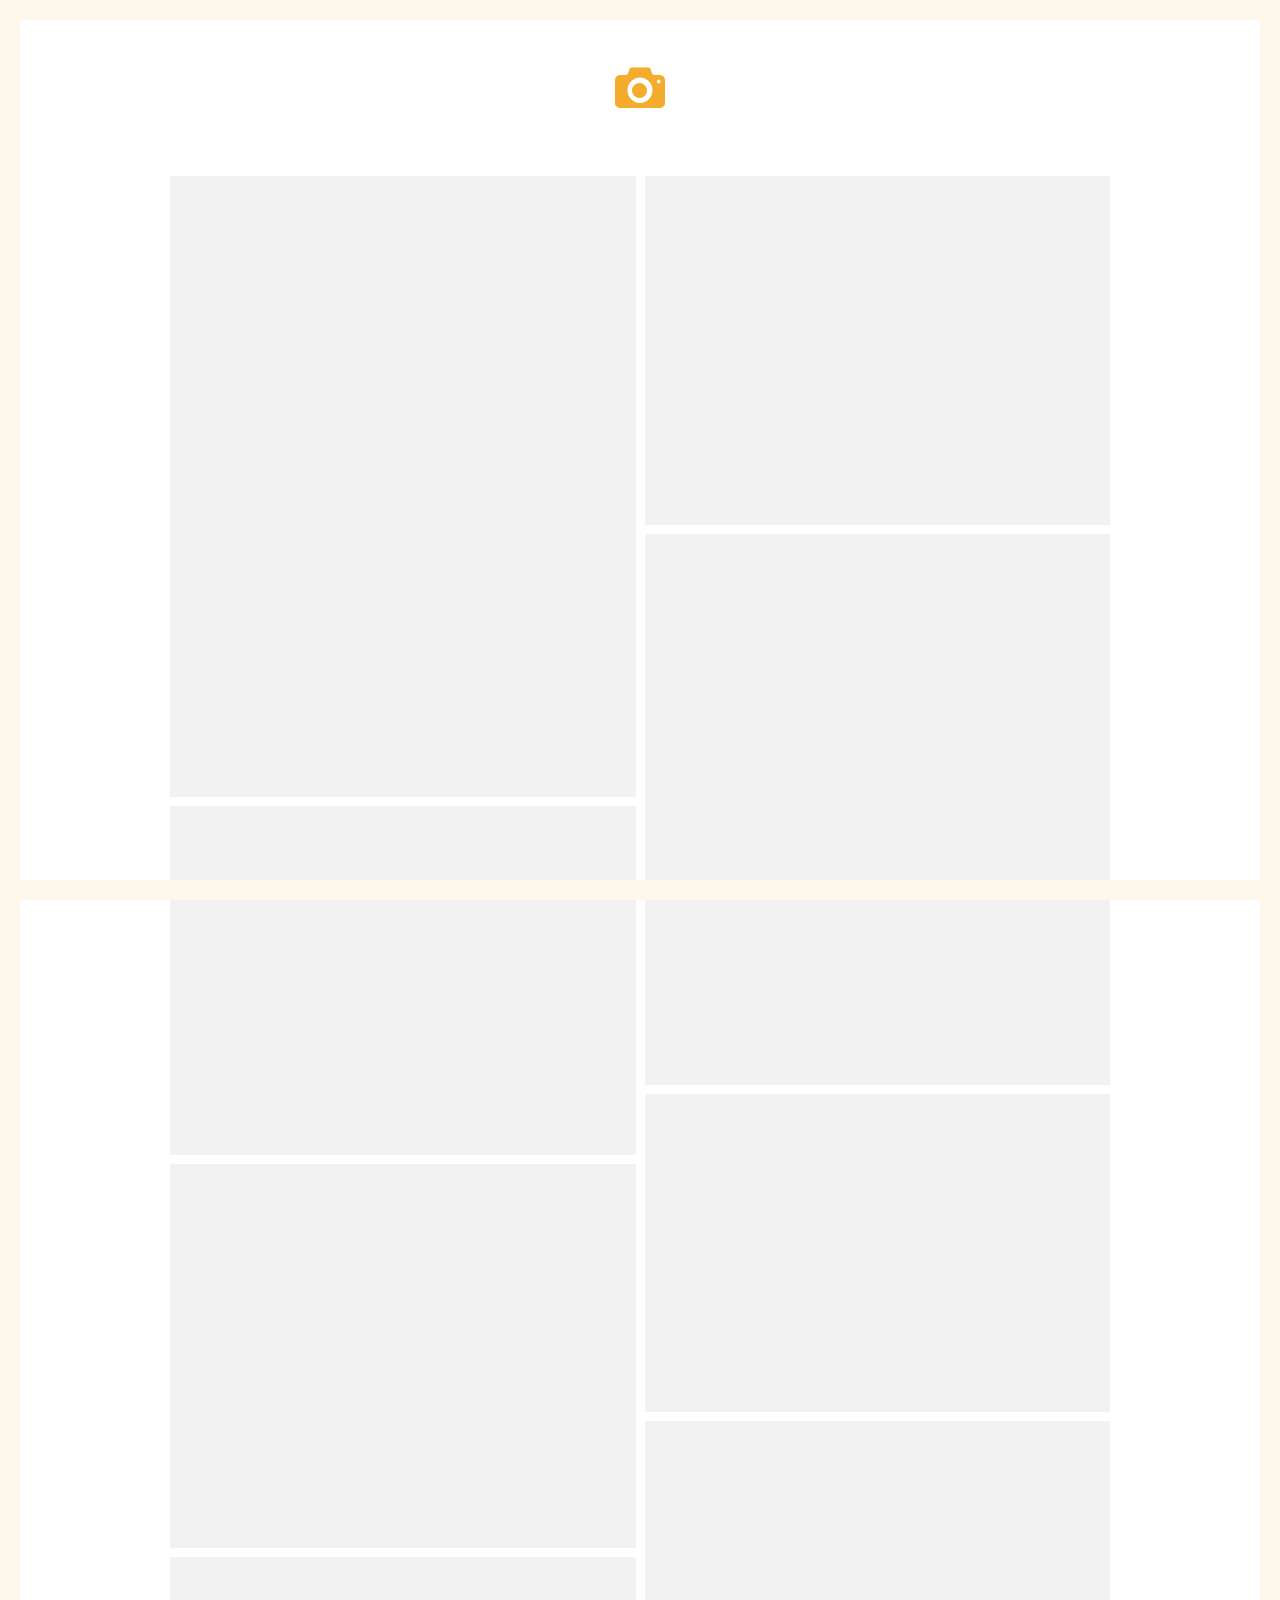
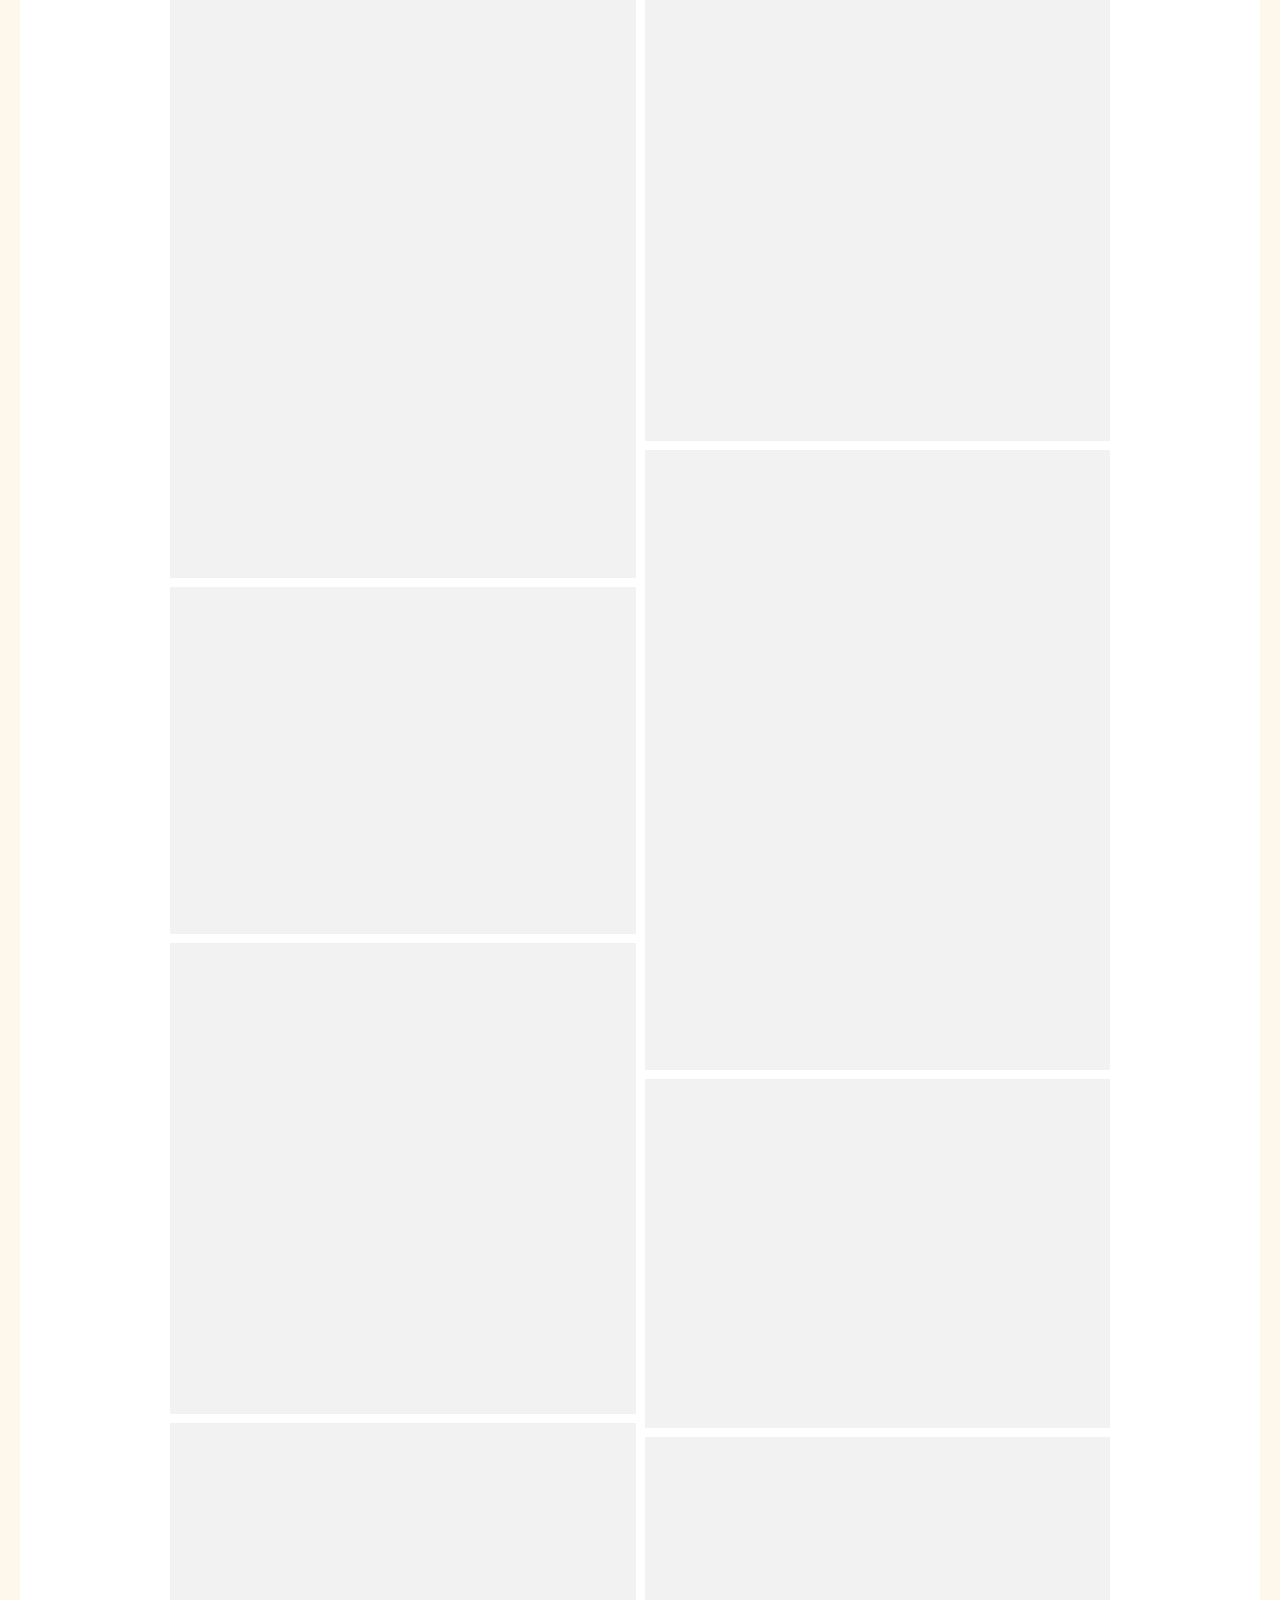
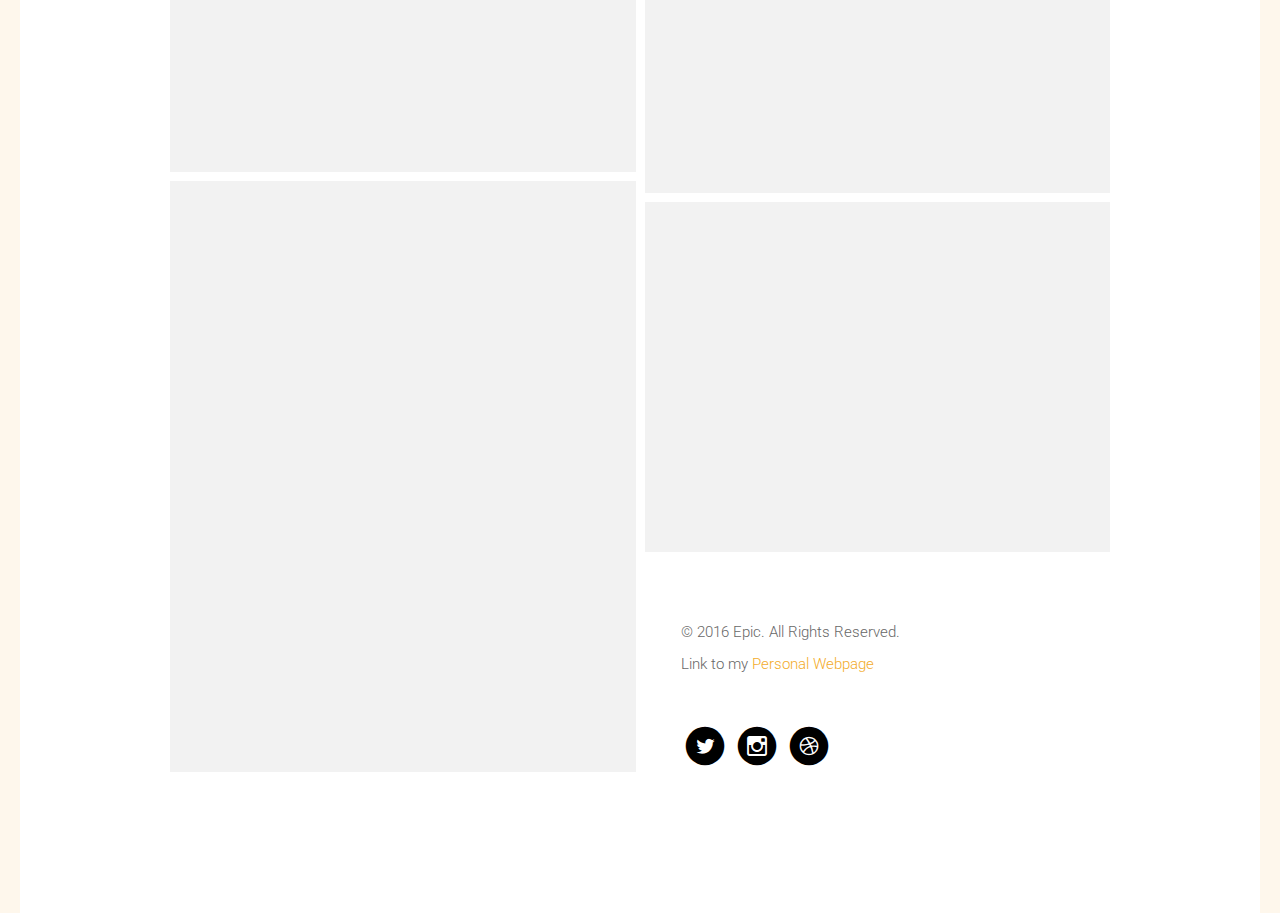
<file: gallery/photo/light.html>
<!DOCTYPE html>
<!--[if lt IE 7]>      <html class="no-js lt-ie9 lt-ie8 lt-ie7"> <![endif]-->
<!--[if IE 7]>         <html class="no-js lt-ie9 lt-ie8"> <![endif]-->
<!--[if IE 8]>         <html class="no-js lt-ie9"> <![endif]-->
<!--[if gt IE 8]><!--> <html class="no-js"> <!--<![endif]-->
	<head>
	<meta charset="utf-8">
	<meta http-equiv="X-UA-Compatible" content="IE=edge">
	<title>Epic &mdash; Fully Responsive Free HTML5 Bootstrap Website Template by FREEHTML5.co</title>
	<meta name="viewport" content="width=device-width, initial-scale=1">
	<meta name="description" content="Free HTML5 Template by FREEHTML5.CO" />
	<meta name="keywords" content="free html5, free template, free bootstrap, website template, html5, css3, mobile first, responsive" />
	<meta name="author" content="FREEHTML5.CO" />

  <!-- 
	//////////////////////////////////////////////////////

	FREE HTML5 TEMPLATE 
	DESIGNED & DEVELOPED by FREEHTML5.CO
		
	Website: 		http://freehtml5.co/
	Email: 			info@freehtml5.co
	Twitter: 		http://twitter.com/fh5co
	Facebook: 		https://www.facebook.com/fh5co

	//////////////////////////////////////////////////////
	 -->

  	<!-- Facebook and Twitter integration -->
	<meta property="og:title" content=""/>
	<meta property="og:image" content=""/>
	<meta property="og:url" content=""/>
	<meta property="og:site_name" content=""/>
	<meta property="og:description" content=""/>
	<meta name="twitter:title" content="" />
	<meta name="twitter:image" content="" />
	<meta name="twitter:url" content="" />
	<meta name="twitter:card" content="" />

	<!-- Place favicon.ico and apple-touch-icon.png in the root directory -->
	<link rel="shortcut icon" href="favicon.ico">
	<!-- Google Fonts -->
	<link href='http://fonts.googleapis.com/css?family=Playfair+Display:400,700,400italic|Roboto:400,300,700' rel='stylesheet' type='text/css'>
	<!-- Animate -->
	<link rel="stylesheet" href="css/animate.css">
	<!-- Icomoon -->
	<link rel="stylesheet" href="css/icomoon.css">
	<!-- Bootstrap  -->
	<link rel="stylesheet" href="css/bootstrap.css">
	<!-- Magnific Popup -->
	<link rel="stylesheet" href="css/magnific-popup.css">

	<link rel="stylesheet" href="css/style.css">

	
	<!-- jQuery -->
	<script src="js/jquery.min.js"></script>
	<!-- jQuery Easing -->
	<script src="js/jquery.easing.1.3.js"></script>
	<!-- Bootstrap -->
	<script src="js/bootstrap.min.js"></script>
	<!-- Waypoints -->
	<script src="js/jquery.waypoints.min.js"></script>
	<!-- Magnific Popup -->
	<script src="js/jquery.magnific-popup.min.js"></script>
	
	<!-- Main JS -->
	<script src="js/main.js"></script>


	<!-- Modernizr JS -->
	<script src="js/modernizr-2.6.2.min.js"></script>
	<!-- FOR IE9 below -->
	<!--[if lt IE 9]>
	<script src="js/respond.min.js"></script>
	<![endif]-->

	</head>
	<body>
	
	<!-- Loader -->
	<div class="fh5co-loader"></div>
	
	<div id="fh5co-logo">
		<a href="index.html" class="transition"><i class="icon-camera"></i><em><span class="icon-home"></span></em></a>	
	</div>

	<div id="fh5co-main" role="main">
		
		<div class="container">	
			
			<div class="fh5co-grid">
				
				<div class="fh5co-col-1">
					
					<div class="fh5co-item">
						<a href="images/lights/pic_1.jpg" class="image-popup animate-box">
							<img src="images/lights/thumbs_pic_1.jpg" alt="pic_1" title="Nice one">
							<div class="fh5co-item-text-wrap">
								<div class="fh5co-item-text">
									<h2><i class="icon-search2"></i></h2>
								</div>
							</div>
						</a>
					</div>
					<div class="fh5co-item">
						<a href="images/lights/pic_2.JPG" class="image-popup animate-box">
							<img src="images/lights/thumbs_pic_2.jpg" alt="pic_2">
							<div class="fh5co-item-text-wrap">
								<div class="fh5co-item-text">
									<h2><i class="icon-search2"></i></h2>
								</div>
							</div>
						</a>
					</div>
					<div class="fh5co-item">
						<a href="images/lights/pic_3.jpg" class="image-popup animate-box">
							<img src="images/lights/thumbs_pic_3.jpg" alt="pic3.co">
							<div class="fh5co-item-text-wrap">
								<div class="fh5co-item-text">
									<h2><i class="icon-search2"></i></h2>
								</div>
							</div>
						</a>
					</div>
					<div class="fh5co-item">
						<a href="images/lights/pic_4.jpg" class="image-popup animate-box">
							<img src="images/lights/thumbs_pic_4.jpg" alt="pic_4.co">
							<div class="fh5co-item-text-wrap">
								<div class="fh5co-item-text">
									<h2><i class="icon-search2"></i></h2>
								</div>
							</div>
						</a>
					</div>

					<div class="fh5co-item">
						<a href="images/lights/pic_5.jpg" class="image-popup animate-box">
							<img src="images/lights/thumbs_pic_5.jpg" alt="pic_5">
							<div class="fh5co-item-text-wrap">
								<div class="fh5co-item-text">
									<h2><i class="icon-search2"></i></h2>	
								</div>
							</div>
						</a>
					</div>
					<div class="fh5co-item">
						<a href="images/lights/pic_6.jpg" class="image-popup animate-box">
							<img src="images/lights/thumbs_pic_6.jpg" alt="pic_6">
							<div class="fh5co-item-text-wrap">
								<div class="fh5co-item-text">
									<h2><i class="icon-search2"></i></h2>	
								</div>
							</div>
						</a>
					</div>
					<div class="fh5co-item">
						<a href="images/lights/pic_7.JPG" class="image-popup animate-box">
							<img src="images/lights/thumbs_pic_7.jpg" alt="pic_7">
							<div class="fh5co-item-text-wrap">
								<div class="fh5co-item-text">
									<h2><i class="icon-search2"></i></h2>	
								</div>
							</div>
						</a>
					</div>
					<div class="fh5co-item">
						<a href="images/lights/pic_8.jpg" class="image-popup animate-box">
							<img src="images/lights/thumbs_pic_8.jpg" alt="pic_8">
							<div class="fh5co-item-text-wrap">
								<div class="fh5co-item-text">
									<h2><i class="icon-search2"></i></h2>	
								</div>
							</div>
						</a>
					</div>
				</div>

				<div class="fh5co-col-2">

					
					<div class="fh5co-item">
						<a href="images/lights/pic_9.jpg" class="image-popup animate-box">
							<img src="images/lights/thumbs_pic_9.jpg" alt="pic_9" title="Nice one">
							<div class="fh5co-item-text-wrap">
								<div class="fh5co-item-text">
									<h2><i class="icon-search2"></i></h2>
								</div>
							</div>
						</a>
					</div>
					<div class="fh5co-item">
						<a href="images/lights/pic_10.jpg" class="image-popup animate-box">
							<img src="images/lights/thumbs_pic_10.jpg" alt="pic_10">
							<div class="fh5co-item-text-wrap">
								<div class="fh5co-item-text">
									<h2><i class="icon-search2"></i></h2>
								</div>
							</div>
						</a>
					</div>
					<div class="fh5co-item">
						<a href="images/lights/pic_11.jpg" class="image-popup animate-box">
							<img src="images/lights/thumbs_pic_11.jpg" alt="pic11.co">
							<div class="fh5co-item-text-wrap">
								<div class="fh5co-item-text">
									<h2><i class="icon-search2"></i></h2>
								</div>
							</div>
						</a>
					</div>
					<div class="fh5co-item">
						<a href="images/lights/pic_12.jpg" class="image-popup animate-box">
							<img src="images/lights/thumbs_pic_12.jpg" alt="pic_12.co">
							<div class="fh5co-item-text-wrap">
								<div class="fh5co-item-text">
									<h2><i class="icon-search2"></i></h2>
								</div>
							</div>
						</a>
					</div>
					<div class="fh5co-item">
						<a href="images/lights/pic_13.jpg" class="image-popup animate-box">
							<img src="images/lights/thumbs_pic_13.jpg" alt="pic13">
							<div class="fh5co-item-text-wrap">
								<div class="fh5co-item-text">
									<h2><i class="icon-search2"></i></h2>	
								</div>
							</div>
						</a>
					</div>
					<div class="fh5co-item">
						<a href="images/lights/pic_14.JPG" class="image-popup animate-box">
							<img src="images/lights/thumbs_pic_14.jpg" alt="pic_14">
							<div class="fh5co-item-text-wrap">
								<div class="fh5co-item-text">
									<h2><i class="icon-search2"></i></h2>	
								</div>
							</div>
						</a>
						
					</div>
					<div class="fh5co-item">
						<a href="images/lights/pic_15.JPG" class="image-popup animate-box">
							<img src="images/lights/thumbs_pic_15.jpg" alt="pic_15">
							<div class="fh5co-item-text-wrap">
								<div class="fh5co-item-text">
									<h2><i class="icon-search2"></i></h2>	
								</div>
							</div>
						</a>
					</div>
					<div class="fh5co-item">
						<a href="images/lights/pic_16.JPG" class="image-popup animate-box">
							<img src="images/lights/thumbs_pic_16.jpg" alt="pic_16">
							<div class="fh5co-item-text-wrap">
								<div class="fh5co-item-text">
									<h2><i class="icon-search2"></i></h2>	
								</div>
							</div>
						</a>
					</div>
					<div id="fh5co-footer" class="padding-left">
						<p><small>&copy; 2016 Epic. All Rights Reserved. <br> Link to my <a href="../../index.html" target="_blank">Personal Webpage</a> </small></p>
						<ul class="fh5co-social">
							<li><a href="https://twitter.com/MKhanbagi"><i class="icon-twitter-with-circle"></i></a></li>
							<li><a href="https://www.instagram.com/mkhanbagii/"><i class="icon-instagram-with-circle"></i></a></li>
							<li><a href="https://mkhanbagi.github.io"><i class="icon-dribbble-with-circle"></i></a></li>
						</ul>
					</div>
				</div>
			</div>
		</div>
	</div>
	</body>
</html>
</file>
<file: assets/css/main.css>
/* === Layout + positioning variables === */
:root{
    --bg: #D9CEAC;
    --card: #f2efe7;
    --bg-main: #d9c9a3;
    --bg-beige: #ccbda0;
    --ink: #222222;
    --name-color: #5E5E8E;
    --bg-dark: #212623;
    --bg-footer: #333741;
    --accent: #b48c6e;
    --text-main: #222222;
    --text-soft: #666666;
    --radius-card: 18px;
    --shadow-soft: 0 10px 32px rgba(0,0,0,0.16);
    --max-width: 1180px;
  
    --about-left: 10.187%;
    --about-top: 6%;
    --about-width: 46.000%;
  
    --pubs-left: 32.720%;
    --pubs-top: -2%;
    --pubs-width: 42%;
  
    --contact-left: 67.917%;
    --contact-top: 19%;
    --contact-width: 23.000%;
  
    --gallery-left: 32.817%;
    --gallery-top: 36.280%;
    --gallery-width: 53.000%;
  
    --cv-left: 11.040%;
    --cv-top: 51.0%;
    --cv-width: 20%;

  } 
  
  * { 
    box-sizing: border-box; 
    margin: 0;
    padding: 0;
}
  
html, body {
    background: #9b8a6d;
    color: var(--ink);
    height: 100%;
    margin: 0;
    font-family: "Inter", system-ui, -apple-system, BlinkMacSystemFont, sans-serif;
    line-height: 1.6;
  }  

  /* ===== NAME TOP-LEFT ===== */

  .name {
    position: fixed;
    top: 30px;
    left: 30px;
    z-index: 50;
    font-family: "Shadows Into Light", cursive; /* font-family: 'Caveat', cursive; */
    font-size: clamp(35px, 4.5vw, 60px);
    color: var(--name-color);
    text-shadow:
      0 0 4px rgba(121,121,121,.5),
      0 1px 3px rgba(121,121,121,.5);
    pointer-events: none;
  }

  .name,
  .lobe span {
    font-family: "Shadows Into Light", cursive;
  }
  
  .wrap {
    background-color: var(--bg);
    min-height: 100%;
    display: grid;
    place-items: center;
    padding: 4vmin;
  }
  
  /* Stage keeps the aspect so the % offsets scale responsively */
  .stage {
    position: relative;
    width: min(72vw, 980px);
    aspect-ratio: 16/9;
  }
  
  /* Base brain box that lobes anchor to */
  .brain {
    position: absolute;
    inset: 0;
  }
  
  /* Generic lobe rules driven by per-lobe CSS vars */
  .lobe {
    position: absolute;
    left: var(--left);
    top: var(--top);
    width: var(--w);
    display: inline-block;
    outline: none;
    transform-origin: center;
    transition: transform .2s ease, filter .2s ease;
  }
  
  .lobe img {
    display: block;
    width: 100%;
    height: auto;
    pointer-events: none; /* clicks go to the link wrapper */
  }
  
  /* === Lobe labels (names on each lobe) === */
  .lobe span {
    position: absolute;
    left: var(--label-x, 50%);
    top: var(--label-y, 50%);
    transform: translate(-50%, -50%);
    font-family: "Shadows Into Light", cursive;
    font-size: clamp(22px, 2.6vw, 32px);
    color: white;
    text-align: center;
    white-space: nowrap;
    pointer-events: none;
    text-shadow:
      0 0 4px rgba(66,66,66.65),
      0 1px 3px rgba(66,66,66,.55);
  }
  
  /* Hover/focus affordance */
  .lobe:hover,
  .lobe:focus-visible {
    transform: scale(1.05);
    filter: drop-shadow(0 6px 12px rgba(0,0,0,.50));
    /*filter: brightness(1.03);*/
  }
  
  /* Map your root variables to each lobe + label offsets */
  .lobe.about {
    --left: var(--about-left);
    --top: var(--about-top);
    --w: var(--about-width);
    --label-x: 50%;
    --label-y: 52%;
  }

  .lobe.pubs {
    position: absolute;
    pointer-events: none;
    --left: var(--pubs-left);
    --top: var(--pubs-top);
    --w: var(--pubs-width);
    /* nudge slightly left & up */
    --label-x: 58%;
    --label-y: 44%;
  }

  .lobe.pubs::before{
    content: "";
    position: absolute;
    width: calc(1.2*var(--pubs-width));
    height: 70%;
    left: 15%;
    pointer-events: auto;
  }

  .lobe.pubs::after {
    content: "";
    position: absolute;
    width: calc(.95* var(--about-width));
    height: 100%;
    top: -12%;              /* extend a bit above */
    bottom: 2%;           /* and below, optional */
    left: 55%;             /* start exactly at the right edge */
    pointer-events: auto;  
  }
  
  .lobe.contact {
    --left: var(--contact-left);
    --top: var(--contact-top);
    --w: var(--contact-width);
    --label-x: 52%;
    --label-y: 47%;
  }
  
/* invisible extension on the right side */
.lobe.contact::after {
  content: "";
  position: absolute;
  top: -10%;              /* extend a bit above */
  bottom: -10%;           /* and below, optional */
  left: 100%;             /* start exactly at the right edge */
  width: 40px;            /* how far to the right you want the hover zone */
  pointer-events: auto;   
}
  
  .lobe.gallery {
    position: absolute;
    pointer-events: none;
    --left: var(--gallery-left);
    --top: var(--gallery-top);
    --w: var(--gallery-width);
    /* nudge slightly up */
    --label-x: 50%;
    --label-y: 38%;
  }
  
  .lobe.gallery::before {
    content: "";
    position: absolute;
    width: calc(1.8*var(--gallery-width));
    height: 60%;
    top: 25%;              /* extend a bit above */
    bottom: 12%;           /* and below, optional */
    left: 0;             /* start exactly at the right edge */
    pointer-events: auto;   
  }

  .lobe.gallery::after {
    content: "";
    position: absolute;
    width: calc(1.2*var(--contact-width));
    height: calc(2*var(--contact-width));
    top: 0%;              /* extend a bit above */
    right: 28%;    
    pointer-events: auto;   
  }

  .lobe.cv {
    --left: var(--cv-left);
    --top: var(--cv-top);
    --w: var(--cv-width);
    --label-x: 50%;
    --label-y: 48%;
  }

  .lobe.gallery span,
  .lobe.about span {
    font-size: clamp(40px, 4vw, 40px);
  }
  
  /* Optional: small screens—pull brain a bit right like the mock */
  @media (min-width: 700px) {
    .stage { translate: 8% 0; }
  }

  
  /* ===== page container / artboard ===== */

.artboard {
    width: 95%;
    margin: 0 auto;
    min-height: 100vh;
    background: var(--bg-beige);
    box-shadow: 0 0 30px rgba(0, 0, 0, 0.4);
    display: flex;
    flex-direction: column;
    max-width: 1600px; 
  }
  
  /* outer layout: keep the band nicely centered on all screens */
  .intro-band {
    display: flex;
    justify-content: right;
    width: 100%;
  }
  
  /* banner + overlay text live in here */
  .intro-band-inner {
    position: relative;
    width: 100%;
    max-width: 1400px; 
  }
  
  
  .brain-home {
    position: absolute;
    top: 20px;
    left: 3.5%;
    width: 55px;
    height: auto;
    cursor: pointer;
    z-index: 50;
    transition: transform 0.2s ease, box-shadow 0.2s ease, background 0.2s ease;
  }

  .brain-home:hover {
    transform: scale(1.5);
    border-radius: 100%;
    box-shadow: 0 8px 18px rgba(0,0,0,0.4);
    color: #fff;
  }

  /* the big PNG with arc + photos */
  .banner {
    width: 100%;
    display: block;
  }
  
  .banner img {
    width: 100%;
    height: auto;
    display: block;
  }

  .intro-text {
    position: absolute;
    top: 3%;
    left: 15%;
    width: 40%;
    height: auto;
    max-height: 80%;
    padding: 24px 22px 26px;
    background: rgba(0,0,0,0.05);
    border-radius: var(--radius-card);
    box-shadow: var(--shadow-soft);
    border-left: 5px solid var(--accent);
    font-size: clamp(0.95rem, 1.07vw, 1.08rem);
    letter-spacing: 0.02em;
    color: var(--bg);
  }
  
  /* On very large screens */
  @media (min-width: 1600px) {
    .intro-text {
      font-size: clamp(0.85rem, 0.85vw, 1.02rem); 
    }
  }


  .intro-text p {
    padding-top: 0.1rem;
    margin-bottom: 0.8rem;
    text-align: justify;
    max-width: 70ch;
  }
  
  .intro-text p a{
    color: #B3B47F;
    text-decoration: underline;
  }


  .story {
    width: 65%;
    background: var(--card);
    margin: 2.5rem 3rem 1.5rem auto;
    padding: 1.5rem 1.75rem;
    border-radius: 10px;
    box-shadow: 0 6px 12px rgba(0, 0, 0, 0.25);
    font-size: clamp(1.2rem, 0.98vw, 1.04rem);
    line-height: 1.65;
    position: relative;
    z-index: 1;
  }


  .story p{
    padding-top: 0.1rem;
    margin-bottom: 0.8rem;
    text-align: justify;
  }

  .story p a{
    color: #B3B47F;
  }
  
  /* image containing the full road + logos + timeline */
  .road {
    width: 100%;
    display: block;
  }
  
  .about-block {
    position: relative;
    flex-grow: 1;
    display: flex;
    justify-content: space-between;
    align-items: flex-start;
    flex-wrap: wrap;
  }
  

  /* pearl-girl overlapping on the left */
  .pearl-girl {
    position: absolute;
    left: 3%;
    bottom: 0%;  
    height: 150%;  
    border-radius: 20px;
    z-index: 2; 
  }
  
  
  /* ========== FOOTER ========== */

  footer {
    background: var(--bg-footer);
    color: #f5f5f5;
    padding: 22px 0 10px;
    margin-top: 16px;
    position: relative;
  }

  .footer-inner {
    max-width: var(--max-width);
    margin: 0 auto;
    padding: 0 24px;
    display: flex;
    flex-direction: column;
    align-items: center;
    gap: 25px;
  }

  .social-icons {
    color: white;
    display: flex;
    gap: 20px;
    align-items: center;
    justify-content: center;
    margin-bottom: 2px;
  }

  .social-circle {
    width: 60px;
    height: 60px;
    border-radius: 50%;
    background: #444a55;
    display: flex;
    align-items: center;
    justify-content: center;
    box-shadow: 0 4px 10px rgba(0,0,0,0.35);
    transition: transform 0.2s ease, box-shadow 0.2s ease, background 0.2s ease;
    font-size: 19px;
    color: #fff;               /* <-- add this */
    text-decoration: none;     /* optional, removes underline if any */
  }
  
  .social-circle:link,
  .social-circle:visited,
  .social-circle:hover,
  .social-circle:active {
    color: #fff;               /* keep icon text white in all states */
  }  

  .social-circle:hover {
    transform: translateY(-3px);
    background: var(--accent);
    box-shadow: 0 8px 20px rgba(0,0,0,0.35);
  }

  .footer-links {
    display: flex;
    flex-wrap: wrap;
    gap: 15px;
    justify-content: center;
    color: #d3d3d3;
    text-transform: uppercase;
    text-decoration: none;
    letter-spacing: 0.09em;
    font-weight: 400;
    font-size: 12px;
    opacity: 0.9;
  }

  .footer-links a {
    color: #d3d3d3;
    text-transform: uppercase;
    text-decoration: none;
    letter-spacing: 0.09em;
    font-weight: 400;
    font-size: 12px;
    opacity: 0.9;
  }
  .footer-links a:hover,
  .footer-links a:active {
    color: var(--accent);
    text-decoration: none;
  }

  .copyright {
    font-size: 11px;
    opacity: 0.7;
    margin-bottom: 4px;
  }

  /* Home button bottom-left */
  .home-btn {
    position: fixed;
    bottom: 20px;
    left: 20px;
    width: 50px;
    height: 50px;
    border-radius: 50%;
    background: white;
    display: flex;
    align-items: center;
    justify-content: center;
    box-shadow: 0 4px 14px rgba(0,0,0,0.35);
    cursor: pointer;
    z-index: 50;
    transition: transform 0.2s ease, box-shadow 0.2s ease, background 0.2s ease;
  }

  .home-btn:hover {
    transform: translateY(-3px);
    background: var(--accent);
    box-shadow: 0 8px 18px rgba(0,0,0,0.4);
    color: #fff;
  }

 
/* ===== Contact page layout ===== */

.get-in-touch {
  color: #36385C;
  min-height: 100vh;
  display: flex;
  flex-direction: column;
  align-items: stretch;
  position: relative;          /* so we can anchor the microphone */
  background: #ccbda0;         /* beige background specific to contact page */
}
  
  /* ===== microphone character on the left ===== */
  
  /* we want the mic to sit exactly on top of the grey bar:
     .social_networks has 200px height + 60px top/bottom padding => 320px total.
     So we anchor the mic that far from the bottom of the page. */
  #microphone {
    position: absolute;
    left: 4%;
    bottom: 234px;                   /* <-- mic base sits at beige/grey border */
  }
  
  #mice {
    max-height: 460px;
    width: auto;
  }

  /* ===== home button at top-right ===== */
  
  #brain-home-button {
    position: fixed;
    top: 50px;
    right: 50px;
    width: 100px;
    height: auto;
    cursor: pointer;
    z-index: 50;
    transition: transform 0.2s ease, box-shadow 0.2s ease, background 0.2s ease;
  }

  /* ===== home button at bottom-left ===== */
  
  #home-button {
    position: fixed;
    left: 30px;
    bottom: 24px;
    z-index: 50;
  }
  
  /* shrink the actual icon so it’s not huge */
  #home-button img {
    width: 80px;                     /* adjust to taste: 60–90 works nicely */
    height: auto;
    display: block;
    filter: drop-shadow(0 6px 12px rgba(0,0,0,.3));
  }


  #brain-home-button:hover,
  #home-button:hover {
    transform: scale(1.3);
    border-radius: 200px;
    box-shadow: 0 8px 18px rgba(0,0,0,0.25);
    color: #fff;
  }
  
  /* ===== contact form card ===== */
  
  .contact-form {
    max-width: 540px;
    margin: 80px auto 40px auto;
    background: #f4f1e7;
    padding: 32px 40px 28px;
    border-radius: 6px;
    box-shadow: 0 10px 25px rgba(0, 0, 0, 0.35);
  }
  
  .contact-form h1 {
    margin: 0 0 18px;
    font-size: 2.2rem;
    letter-spacing: 0.03em;
  }
  
  .form-note {
    margin-top: 10px;
    font-size: 0.9rem;
    opacity: 0.75;
  }
  
  /* inputs */
  
  .inf {
    display: flex;
    gap: 12px;
    margin-bottom: 12px;
  }
  
  .row1 {
    flex: 1;
  }
  
  .subject,
  .message {
    margin-bottom: 12px;
  }
  
  .form-control {
    width: 100%;
    border: 1px solid #b4afa3;
    border-radius: 3px;
    padding: 10px 12px;
    font-size: 0.95rem;
    font-family: inherit;
    background: #fff;
    outline: none;
    transition: border-color 0.15s ease, box-shadow 0.15s ease;
  }
  
  .form-control::placeholder {
    color: #a1a1a1;
  }
  
  .form-control:focus {
    border-color: #2e325a;
    box-shadow: 0 0 0 2px rgba(46, 50, 90, 0.25);
  }
  
  /* button */
  
  #send {
    text-align: right;
    margin-top: 8px;
  }
  
  .submit {
    border: none;
    border-radius: 3px;
    padding: 10px 28px;
    font-size: 0.95rem;
    letter-spacing: 0.08em;
    text-transform: uppercase;
    background: #2e325a;   /* dark navy like your footer */
    color: #fff;
    cursor: pointer;
    box-shadow: 0 4px 10px rgba(0, 0, 0, 0.3);
    transition: transform 0.15s ease, box-shadow 0.15s ease, background 0.15s ease;
  }
  
  .submit:hover {
    transform: translateY(-1px);
    background: #3b3f73;
    box-shadow: 0 6px 14px rgba(0, 0, 0, 0.35);
  }
  
  .submit:active {
    transform: translateY(1px);
    box-shadow: 0 3px 7px rgba(0, 0, 0, 0.25);
  }
  
  /* ===== social strip & footer ===== */
  
  .social_networks {
    height: 200px;
    margin-top: auto;
    background: #555557;
    padding: 60px 0;
  }
  
  #container {
    display: flex;
    justify-content: center;
    gap: 40px;
    align-items: center;
  }
  
  #container img {
    width: 90px;
    height: 90px;
    filter: drop-shadow(0 6px 12px rgba(0,0,0,.3));
  }

  #container img:hover{
    transform: scale(1.2);
    border-radius: 100%;
    box-shadow: 0 8px 18px rgba(0,0,0,0.25);
    color: #fff;
  }
  
  
  #copyright {
    height: 30%;
    background: #36385C;
    text-align: center;
    padding: 6px 0 14px;
    font-size: 0.9rem;
    color: #f4f4f8;
    filter: drop-shadow(0 6px 12px rgba(0,0,0,.3));
  }
  
  /* ===== responsive tweaks ===== */
  
  @media (max-width: 900px) {
    #microphone {
      position: static;
      text-align: center;
      margin-top: 20px;
      margin-bottom: 10px;
    }
  
    #mice {
      max-height: 260px;
    }
  
    .contact-form {
      margin: 30px 16px 20px;
    }
  
    .inf {
      flex-direction: column;
    }
  
    #home-button img {
      width: 60px;
    }
  }
  

  /* ===== Mobile tweaks for brain labels ===== */
@media (max-width: 600px) {
  .stage {
    width: 100%;
    aspect-ratio: 16 / 9;
  }

  .lobe span {
    font-size: clamp(14px, 4.4vw, 20px);
  }

  /* If you still want About / Gallery a bit larger but not huge */
  .lobe.about span,
  .lobe.gallery span {
    font-size: clamp(16px, 4.8vw, 22px);
  }
}

/* === About page: responsive layout for illustration + story (MOBILE) === */
@media (max-width: 900px) {
  .about-block {
    flex-direction: column;
    align-items: center;
    justify-content: flex-start;
    padding: 1.5rem 1.25rem 2rem;
  }

  .pearl-girl {
    position: static;          /* no absolute positioning */
    left: auto;
    bottom: auto;
    height: auto;
    max-width: 70%;            /* adjust: 60–80% if you like */
    margin: 1.5rem auto 0.75rem;
    z-index: 10;
  }

  .story {
    width: 100%;
    margin: 0;
    margin-top: 0.5rem;
  }
}

/* ===== Top banner + intro text on MOBILE ===== */
@media (max-width: 800px) {

  /* Stack the band content vertically */
  .intro-band {
    display: block;
    width: 100%;
  }

  .intro-band-inner {
    width: 100%;
    max-width: 100%;
  }

  /* Banner: just a simple full-width image */
  .banner {
    width: 100%;
    height: auto;
    display: block;
  }

  /* Text card goes BELOW the banner, full-width */
  .intro-text {
    position: static;              /* no absolute overlay */
    width: 100%;
    max-width: 100%;
    margin: 1.25rem auto 1.5rem;
    padding: 1.25rem 1.5rem;
    background: rgba(0, 0, 0, 0.04);
    border-radius: 12px;
    border-left: 4px solid var(--accent);
    color: #222;                   /* dark text for readability */
    box-shadow: var(--shadow-soft);
  }

  .intro-text p {
    max-width: none;               /* don’t constrain paragraphs */
    text-align: left;              /* a bit nicer on tiny screens */
  }
}
</file>
<file: gallery/bread/assets/css/noscript.css>
/*
	Multiverse by HTML5 UP
	html5up.net | @ajlkn
	Free for personal and commercial use under the CCA 3.0 license (html5up.net/license)
*/

/* Wrapper */

	body.is-preload #wrapper:before {
		display: none;
	}

/* Main */

	body.is-preload #main .thumb {
		pointer-events: auto;
		opacity: 1;
	}

/* Header */

	body.is-preload #header {
		-moz-transform: none;
		-webkit-transform: none;
		-ms-transform: none;
		transform: none;
	}
</file>
<file: gallery/photo/css/icomoon.css>
@font-face {
    font-family: 'icomoon';
    src:    url('../fonts/icomoon/icomoon.eot?85cwyn');
    src:    url('../fonts/icomoon/icomoon.eot?85cwyn#iefix') format('embedded-opentype'),
        url('../fonts/icomoon/icomoon.ttf?85cwyn') format('truetype'),
        url('../fonts/icomoon/icomoon.woff?85cwyn') format('woff'),
        url('../fonts/icomoon/icomoon.svg?85cwyn#icomoon') format('svg');
    font-weight: normal;
    font-style: normal;
}

[class^="icon-"], [class*=" icon-"] {
    /* use !important to prevent issues with browser extensions that change fonts */
    font-family: 'icomoon' !important;
    speak: none;
    font-style: normal;
    font-weight: normal;
    font-variant: normal;
    text-transform: none;
    line-height: 1;

    /* Better Font Rendering =========== */
    -webkit-font-smoothing: antialiased;
    -moz-osx-font-smoothing: grayscale;
}

.icon-add-to-list:before {
    content: "\e900";
}
.icon-classic-computer:before {
    content: "\e901";
}
.icon-controller-fast-backward:before {
    content: "\e902";
}
.icon-creative-commons-attribution:before {
    content: "\e903";
}
.icon-creative-commons-noderivs:before {
    content: "\e904";
}
.icon-creative-commons-noncommercial-eu:before {
    content: "\e905";
}
.icon-creative-commons-noncommercial-us:before {
    content: "\e906";
}
.icon-creative-commons-public-domain:before {
    content: "\e907";
}
.icon-creative-commons-remix:before {
    content: "\e908";
}
.icon-creative-commons-share:before {
    content: "\e909";
}
.icon-creative-commons-sharealike:before {
    content: "\e90a";
}
.icon-creative-commons:before {
    content: "\e90b";
}
.icon-document-landscape:before {
    content: "\e90c";
}
.icon-remove-user:before {
    content: "\e90d";
}
.icon-warning:before {
    content: "\e90e";
}
.icon-arrow-bold-down:before {
    content: "\e90f";
}
.icon-arrow-bold-left:before {
    content: "\e910";
}
.icon-arrow-bold-right:before {
    content: "\e911";
}
.icon-arrow-bold-up:before {
    content: "\e912";
}
.icon-arrow-down:before {
    content: "\e913";
}
.icon-arrow-left:before {
    content: "\e914";
}
.icon-arrow-long-down:before {
    content: "\e915";
}
.icon-arrow-long-left:before {
    content: "\e916";
}
.icon-arrow-long-right:before {
    content: "\e917";
}
.icon-arrow-long-up:before {
    content: "\e918";
}
.icon-arrow-right:before {
    content: "\e919";
}
.icon-arrow-up:before {
    content: "\e91a";
}
.icon-arrow-with-circle-down:before {
    content: "\e91b";
}
.icon-arrow-with-circle-left:before {
    content: "\e91c";
}
.icon-arrow-with-circle-right:before {
    content: "\e91d";
}
.icon-arrow-with-circle-up:before {
    content: "\e91e";
}
.icon-bookmark:before {
    content: "\e91f";
}
.icon-bookmarks:before {
    content: "\e920";
}
.icon-chevron-down:before {
    content: "\e921";
}
.icon-chevron-left:before {
    content: "\e922";
}
.icon-chevron-right:before {
    content: "\e923";
}
.icon-chevron-small-down:before {
    content: "\e924";
}
.icon-chevron-small-left:before {
    content: "\e925";
}
.icon-chevron-small-right:before {
    content: "\e926";
}
.icon-chevron-small-up:before {
    content: "\e927";
}
.icon-chevron-thin-down:before {
    content: "\e928";
}
.icon-chevron-thin-left:before {
    content: "\e929";
}
.icon-chevron-thin-right:before {
    content: "\e92a";
}
.icon-chevron-thin-up:before {
    content: "\e92b";
}
.icon-chevron-up:before {
    content: "\e92c";
}
.icon-chevron-with-circle-down:before {
    content: "\e92d";
}
.icon-chevron-with-circle-left:before {
    content: "\e92e";
}
.icon-chevron-with-circle-right:before {
    content: "\e92f";
}
.icon-chevron-with-circle-up:before {
    content: "\e930";
}
.icon-cloud:before {
    content: "\e931";
}
.icon-controller-fast-forward:before {
    content: "\e932";
}
.icon-controller-jump-to-start:before {
    content: "\e933";
}
.icon-controller-next:before {
    content: "\e934";
}
.icon-controller-paus:before {
    content: "\e935";
}
.icon-controller-play:before {
    content: "\e936";
}
.icon-controller-record:before {
    content: "\e937";
}
.icon-controller-stop:before {
    content: "\e938";
}
.icon-controller-volume:before {
    content: "\e939";
}
.icon-dot-single:before {
    content: "\e93a";
}
.icon-dots-three-horizontal:before {
    content: "\e93b";
}
.icon-dots-three-vertical:before {
    content: "\e93c";
}
.icon-dots-two-horizontal:before {
    content: "\e93d";
}
.icon-dots-two-vertical:before {
    content: "\e93e";
}
.icon-download:before {
    content: "\e93f";
}
.icon-emoji-flirt:before {
    content: "\e940";
}
.icon-flow-branch:before {
    content: "\e941";
}
.icon-flow-cascade:before {
    content: "\e942";
}
.icon-flow-line:before {
    content: "\e943";
}
.icon-flow-parallel:before {
    content: "\e944";
}
.icon-flow-tree:before {
    content: "\e945";
}
.icon-install:before {
    content: "\e946";
}
.icon-layers:before {
    content: "\e947";
}
.icon-open-book:before {
    content: "\e948";
}
.icon-resize-100:before {
    content: "\e949";
}
.icon-resize-full-screen:before {
    content: "\e94a";
}
.icon-save:before {
    content: "\e94b";
}
.icon-select-arrows:before {
    content: "\e94c";
}
.icon-sound-mute:before {
    content: "\e94d";
}
.icon-sound:before {
    content: "\e94e";
}
.icon-trash:before {
    content: "\e94f";
}
.icon-triangle-down:before {
    content: "\e950";
}
.icon-triangle-left:before {
    content: "\e951";
}
.icon-triangle-right:before {
    content: "\e952";
}
.icon-triangle-up:before {
    content: "\e953";
}
.icon-uninstall:before {
    content: "\e954";
}
.icon-upload-to-cloud:before {
    content: "\e955";
}
.icon-upload:before {
    content: "\e956";
}
.icon-add-user:before {
    content: "\e957";
}
.icon-address:before {
    content: "\e958";
}
.icon-adjust:before {
    content: "\e959";
}
.icon-air:before {
    content: "\e95a";
}
.icon-aircraft-landing:before {
    content: "\e95b";
}
.icon-aircraft-take-off:before {
    content: "\e95c";
}
.icon-aircraft:before {
    content: "\e95d";
}
.icon-align-bottom:before {
    content: "\e95e";
}
.icon-align-horizontal-middle:before {
    content: "\e95f";
}
.icon-align-left:before {
    content: "\e960";
}
.icon-align-right:before {
    content: "\e961";
}
.icon-align-top:before {
    content: "\e962";
}
.icon-align-vertical-middle:before {
    content: "\e963";
}
.icon-archive:before {
    content: "\e964";
}
.icon-area-graph:before {
    content: "\e965";
}
.icon-attachment:before {
    content: "\e966";
}
.icon-awareness-ribbon:before {
    content: "\e967";
}
.icon-back-in-time:before {
    content: "\e968";
}
.icon-back:before {
    content: "\e969";
}
.icon-bar-graph:before {
    content: "\e96a";
}
.icon-battery:before {
    content: "\e96b";
}
.icon-beamed-note:before {
    content: "\e96c";
}
.icon-bell:before {
    content: "\e96d";
}
.icon-blackboard:before {
    content: "\e96e";
}
.icon-block:before {
    content: "\e96f";
}
.icon-book:before {
    content: "\e970";
}
.icon-bowl:before {
    content: "\e971";
}
.icon-box:before {
    content: "\e972";
}
.icon-briefcase:before {
    content: "\e973";
}
.icon-browser:before {
    content: "\e974";
}
.icon-brush:before {
    content: "\e975";
}
.icon-bucket:before {
    content: "\e976";
}
.icon-cake:before {
    content: "\e977";
}
.icon-calculator:before {
    content: "\e978";
}
.icon-calendar:before {
    content: "\e979";
}
.icon-camera:before {
    content: "\e97a";
}
.icon-ccw:before {
    content: "\e97b";
}
.icon-chat:before {
    content: "\e97c";
}
.icon-check:before {
    content: "\e97d";
}
.icon-circle-with-cross:before {
    content: "\e97e";
}
.icon-circle-with-minus:before {
    content: "\e97f";
}
.icon-circle-with-plus:before {
    content: "\e980";
}
.icon-circle:before {
    content: "\e981";
}
.icon-circular-graph:before {
    content: "\e982";
}
.icon-clapperboard:before {
    content: "\e983";
}
.icon-clipboard:before {
    content: "\e984";
}
.icon-clock:before {
    content: "\e985";
}
.icon-code:before {
    content: "\e986";
}
.icon-cog:before {
    content: "\e987";
}
.icon-colours:before {
    content: "\e988";
}
.icon-compass:before {
    content: "\e989";
}
.icon-copy:before {
    content: "\e98a";
}
.icon-credit-card:before {
    content: "\e98b";
}
.icon-credit:before {
    content: "\e98c";
}
.icon-cross:before {
    content: "\e98d";
}
.icon-cup:before {
    content: "\e98e";
}
.icon-cw:before {
    content: "\e98f";
}
.icon-cycle:before {
    content: "\e990";
}
.icon-database:before {
    content: "\e991";
}
.icon-dial-pad:before {
    content: "\e992";
}
.icon-direction:before {
    content: "\e993";
}
.icon-document:before {
    content: "\e994";
}
.icon-documents:before {
    content: "\e995";
}
.icon-drink:before {
    content: "\e996";
}
.icon-drive:before {
    content: "\e997";
}
.icon-drop:before {
    content: "\e998";
}
.icon-edit:before {
    content: "\e999";
}
.icon-email:before {
    content: "\e99a";
}
.icon-emoji-happy:before {
    content: "\e99b";
}
.icon-emoji-neutral:before {
    content: "\e99c";
}
.icon-emoji-sad:before {
    content: "\e99d";
}
.icon-erase:before {
    content: "\e99e";
}
.icon-eraser:before {
    content: "\e99f";
}
.icon-export:before {
    content: "\e9a0";
}
.icon-eye:before {
    content: "\e9a1";
}
.icon-feather:before {
    content: "\e9a2";
}
.icon-flag:before {
    content: "\e9a3";
}
.icon-flash:before {
    content: "\e9a4";
}
.icon-flashlight:before {
    content: "\e9a5";
}
.icon-flat-brush:before {
    content: "\e9a6";
}
.icon-folder-images:before {
    content: "\e9a7";
}
.icon-folder-music:before {
    content: "\e9a8";
}
.icon-folder-video:before {
    content: "\e9a9";
}
.icon-folder:before {
    content: "\e9aa";
}
.icon-forward:before {
    content: "\e9ab";
}
.icon-funnel:before {
    content: "\e9ac";
}
.icon-game-controller:before {
    content: "\e9ad";
}
.icon-gauge:before {
    content: "\e9ae";
}
.icon-globe:before {
    content: "\e9af";
}
.icon-graduation-cap:before {
    content: "\e9b0";
}
.icon-grid:before {
    content: "\e9b1";
}
.icon-hair-cross:before {
    content: "\e9b2";
}
.icon-hand:before {
    content: "\e9b3";
}
.icon-heart-outlined:before {
    content: "\e9b4";
}
.icon-heart:before {
    content: "\e9b5";
}
.icon-help-with-circle:before {
    content: "\e9b6";
}
.icon-help:before {
    content: "\e9b7";
}
.icon-home:before {
    content: "\e9b8";
}
.icon-hour-glass:before {
    content: "\e9b9";
}
.icon-image-inverted:before {
    content: "\e9ba";
}
.icon-image:before {
    content: "\e9bb";
}
.icon-images:before {
    content: "\e9bc";
}
.icon-inbox:before {
    content: "\e9bd";
}
.icon-infinity:before {
    content: "\e9be";
}
.icon-info-with-circle:before {
    content: "\e9bf";
}
.icon-info:before {
    content: "\e9c0";
}
.icon-key:before {
    content: "\e9c1";
}
.icon-keyboard:before {
    content: "\e9c2";
}
.icon-lab-flask:before {
    content: "\e9c3";
}
.icon-landline:before {
    content: "\e9c4";
}
.icon-language:before {
    content: "\e9c5";
}
.icon-laptop:before {
    content: "\e9c6";
}
.icon-leaf:before {
    content: "\e9c7";
}
.icon-level-down:before {
    content: "\e9c8";
}
.icon-level-up:before {
    content: "\e9c9";
}
.icon-lifebuoy:before {
    content: "\e9ca";
}
.icon-light-bulb:before {
    content: "\e9cb";
}
.icon-light-down:before {
    content: "\e9cc";
}
.icon-light-up:before {
    content: "\e9cd";
}
.icon-line-graph:before {
    content: "\e9ce";
}
.icon-link:before {
    content: "\e9cf";
}
.icon-list:before {
    content: "\e9d0";
}
.icon-location-pin:before {
    content: "\e9d1";
}
.icon-location:before {
    content: "\e9d2";
}
.icon-lock-open:before {
    content: "\e9d3";
}
.icon-lock:before {
    content: "\e9d4";
}
.icon-log-out:before {
    content: "\e9d5";
}
.icon-login:before {
    content: "\e9d6";
}
.icon-loop:before {
    content: "\e9d7";
}
.icon-magnet:before {
    content: "\e9d8";
}
.icon-magnifying-glass:before {
    content: "\e9d9";
}
.icon-mail:before {
    content: "\e9da";
}
.icon-man:before {
    content: "\e9db";
}
.icon-map:before {
    content: "\e9dc";
}
.icon-mask:before {
    content: "\e9dd";
}
.icon-medal:before {
    content: "\e9de";
}
.icon-megaphone:before {
    content: "\e9df";
}
.icon-menu:before {
    content: "\e9e0";
}
.icon-message:before {
    content: "\e9e1";
}
.icon-mic:before {
    content: "\e9e2";
}
.icon-minus:before {
    content: "\e9e3";
}
.icon-mobile:before {
    content: "\e9e4";
}
.icon-modern-mic:before {
    content: "\e9e5";
}
.icon-moon:before {
    content: "\e9e6";
}
.icon-mouse:before {
    content: "\e9e7";
}
.icon-music:before {
    content: "\e9e8";
}
.icon-network:before {
    content: "\e9e9";
}
.icon-new-message:before {
    content: "\e9ea";
}
.icon-new:before {
    content: "\e9eb";
}
.icon-news:before {
    content: "\e9ec";
}
.icon-note:before {
    content: "\e9ed";
}
.icon-notification:before {
    content: "\e9ee";
}
.icon-old-mobile:before {
    content: "\e9ef";
}
.icon-old-phone:before {
    content: "\e9f0";
}
.icon-palette:before {
    content: "\e9f1";
}
.icon-paper-plane:before {
    content: "\e9f2";
}
.icon-pencil:before {
    content: "\e9f3";
}
.icon-phone:before {
    content: "\e9f4";
}
.icon-pie-chart:before {
    content: "\e9f5";
}
.icon-pin:before {
    content: "\e9f6";
}
.icon-plus:before {
    content: "\e9f7";
}
.icon-popup:before {
    content: "\e9f8";
}
.icon-power-plug:before {
    content: "\e9f9";
}
.icon-price-ribbon:before {
    content: "\e9fa";
}
.icon-price-tag:before {
    content: "\e9fb";
}
.icon-print:before {
    content: "\e9fc";
}
.icon-progress-empty:before {
    content: "\e9fd";
}
.icon-progress-full:before {
    content: "\e9fe";
}
.icon-progress-one:before {
    content: "\e9ff";
}
.icon-progress-two:before {
    content: "\ea00";
}
.icon-publish:before {
    content: "\ea01";
}
.icon-quote:before {
    content: "\ea02";
}
.icon-radio:before {
    content: "\ea03";
}
.icon-reply-all:before {
    content: "\ea04";
}
.icon-reply:before {
    content: "\ea05";
}
.icon-retweet:before {
    content: "\ea06";
}
.icon-rocket:before {
    content: "\ea07";
}
.icon-round-brush:before {
    content: "\ea08";
}
.icon-rss:before {
    content: "\ea09";
}
.icon-ruler:before {
    content: "\ea0a";
}
.icon-scissors:before {
    content: "\ea0b";
}
.icon-share-alternitive:before {
    content: "\ea0c";
}
.icon-share:before {
    content: "\ea0d";
}
.icon-shareable:before {
    content: "\ea0e";
}
.icon-shield:before {
    content: "\ea0f";
}
.icon-shop:before {
    content: "\ea10";
}
.icon-shopping-bag:before {
    content: "\ea11";
}
.icon-shopping-basket:before {
    content: "\ea12";
}
.icon-shopping-cart:before {
    content: "\ea13";
}
.icon-shuffle:before {
    content: "\ea14";
}
.icon-signal:before {
    content: "\ea15";
}
.icon-sound-mix:before {
    content: "\ea16";
}
.icon-sports-club:before {
    content: "\ea17";
}
.icon-spreadsheet:before {
    content: "\ea18";
}
.icon-squared-cross:before {
    content: "\ea19";
}
.icon-squared-minus:before {
    content: "\ea1a";
}
.icon-squared-plus:before {
    content: "\ea1b";
}
.icon-star-outlined:before {
    content: "\ea1c";
}
.icon-star:before {
    content: "\ea1d";
}
.icon-stopwatch:before {
    content: "\ea1e";
}
.icon-suitcase:before {
    content: "\ea1f";
}
.icon-swap:before {
    content: "\ea20";
}
.icon-sweden:before {
    content: "\ea21";
}
.icon-switch:before {
    content: "\ea22";
}
.icon-tablet:before {
    content: "\ea23";
}
.icon-tag:before {
    content: "\ea24";
}
.icon-text-document-inverted:before {
    content: "\ea25";
}
.icon-text-document:before {
    content: "\ea26";
}
.icon-text:before {
    content: "\ea27";
}
.icon-thermometer:before {
    content: "\ea28";
}
.icon-thumbs-down:before {
    content: "\ea29";
}
.icon-thumbs-up:before {
    content: "\ea2a";
}
.icon-thunder-cloud:before {
    content: "\ea2b";
}
.icon-ticket:before {
    content: "\ea2c";
}
.icon-time-slot:before {
    content: "\ea2d";
}
.icon-tools:before {
    content: "\ea2e";
}
.icon-traffic-cone:before {
    content: "\ea2f";
}
.icon-tree:before {
    content: "\ea30";
}
.icon-trophy:before {
    content: "\ea31";
}
.icon-tv:before {
    content: "\ea32";
}
.icon-typing:before {
    content: "\ea33";
}
.icon-unread:before {
    content: "\ea34";
}
.icon-untag:before {
    content: "\ea35";
}
.icon-user:before {
    content: "\ea36";
}
.icon-users:before {
    content: "\ea37";
}
.icon-v-card:before {
    content: "\ea38";
}
.icon-video:before {
    content: "\ea39";
}
.icon-vinyl:before {
    content: "\ea3a";
}
.icon-voicemail:before {
    content: "\ea3b";
}
.icon-wallet:before {
    content: "\ea3c";
}
.icon-water:before {
    content: "\ea3d";
}
.icon-px-with-circle:before {
    content: "\ea3e";
}
.icon-px:before {
    content: "\ea3f";
}
.icon-basecamp:before {
    content: "\ea40";
}
.icon-behance:before {
    content: "\ea41";
}
.icon-creative-cloud:before {
    content: "\ea42";
}
.icon-dropbox:before {
    content: "\ea43";
}
.icon-evernote:before {
    content: "\ea44";
}
.icon-flattr:before {
    content: "\ea45";
}
.icon-foursquare:before {
    content: "\ea46";
}
.icon-google-drive:before {
    content: "\ea47";
}
.icon-google-hangouts:before {
    content: "\ea48";
}
.icon-grooveshark:before {
    content: "\ea49";
}
.icon-icloud:before {
    content: "\ea4a";
}
.icon-mixi:before {
    content: "\ea4b";
}
.icon-onedrive:before {
    content: "\ea4c";
}
.icon-paypal:before {
    content: "\ea4d";
}
.icon-picasa:before {
    content: "\ea4e";
}
.icon-qq:before {
    content: "\ea4f";
}
.icon-rdio-with-circle:before {
    content: "\ea50";
}
.icon-renren:before {
    content: "\ea51";
}
.icon-scribd:before {
    content: "\ea52";
}
.icon-sina-weibo:before {
    content: "\ea53";
}
.icon-skype-with-circle:before {
    content: "\ea54";
}
.icon-skype:before {
    content: "\ea55";
}
.icon-slideshare:before {
    content: "\ea56";
}
.icon-smashing:before {
    content: "\ea57";
}
.icon-soundcloud:before {
    content: "\ea58";
}
.icon-spotify-with-circle:before {
    content: "\ea59";
}
.icon-spotify:before {
    content: "\ea5a";
}
.icon-swarm:before {
    content: "\ea5b";
}
.icon-vine-with-circle:before {
    content: "\ea5c";
}
.icon-vine:before {
    content: "\ea5d";
}
.icon-vk-alternitive:before {
    content: "\ea5e";
}
.icon-vk-with-circle:before {
    content: "\ea5f";
}
.icon-vk:before {
    content: "\ea60";
}
.icon-xing-with-circle:before {
    content: "\ea61";
}
.icon-xing:before {
    content: "\ea62";
}
.icon-yelp:before {
    content: "\ea63";
}
.icon-dribbble-with-circle:before {
    content: "\ea64";
}
.icon-dribbble:before {
    content: "\ea65";
}
.icon-facebook-with-circle:before {
    content: "\ea66";
}
.icon-facebook:before {
    content: "\ea67";
}
.icon-flickr-with-circle:before {
    content: "\ea68";
}
.icon-flickr:before {
    content: "\ea69";
}
.icon-github-with-circle:before {
    content: "\ea6a";
}
.icon-github:before {
    content: "\ea6b";
}
.icon-google-with-circle:before {
    content: "\ea6c";
}
.icon-google:before {
    content: "\ea6d";
}
.icon-instagram-with-circle:before {
    content: "\ea6e";
}
.icon-instagram:before {
    content: "\ea6f";
}
.icon-lastfm-with-circle:before {
    content: "\ea70";
}
.icon-lastfm:before {
    content: "\ea71";
}
.icon-linkedin-with-circle:before {
    content: "\ea72";
}
.icon-linkedin:before {
    content: "\ea73";
}
.icon-pinterest-with-circle:before {
    content: "\ea74";
}
.icon-pinterest:before {
    content: "\ea75";
}
.icon-rdio:before {
    content: "\ea76";
}
.icon-stumbleupon-with-circle:before {
    content: "\ea77";
}
.icon-stumbleupon:before {
    content: "\ea78";
}
.icon-tumblr-with-circle:before {
    content: "\ea79";
}
.icon-tumblr:before {
    content: "\ea7a";
}
.icon-twitter-with-circle:before {
    content: "\ea7b";
}
.icon-twitter:before {
    content: "\ea7c";
}
.icon-vimeo-with-circle:before {
    content: "\ea7d";
}
.icon-vimeo:before {
    content: "\ea7e";
}
.icon-youtube-with-circle:before {
    content: "\ea7f";
}
.icon-youtube:before {
    content: "\ea80";
}
.icon-eye3:before {
    content: "\e000";
}
.icon-paper-clip:before {
    content: "\e001";
}
.icon-mail2:before {
    content: "\e002";
}
.icon-toggle:before {
    content: "\e003";
}
.icon-layout:before {
    content: "\e004";
}
.icon-link2:before {
    content: "\e005";
}
.icon-bell3:before {
    content: "\e006";
}
.icon-lock2:before {
    content: "\e007";
}
.icon-unlock:before {
    content: "\e008";
}
.icon-ribbon:before {
    content: "\e009";
}
.icon-image3:before {
    content: "\e010";
}
.icon-signal2:before {
    content: "\e011";
}
.icon-target2:before {
    content: "\e012";
}
.icon-clipboard2:before {
    content: "\e013";
}
.icon-clock3:before {
    content: "\e014";
}
.icon-watch:before {
    content: "\e015";
}
.icon-air-play:before {
    content: "\e016";
}
.icon-camera3:before {
    content: "\e017";
}
.icon-video2:before {
    content: "\e018";
}
.icon-disc:before {
    content: "\e019";
}
.icon-printer2:before {
    content: "\e020";
}
.icon-monitor2:before {
    content: "\e021";
}
.icon-server:before {
    content: "\e022";
}
.icon-cog3:before {
    content: "\e023";
}
.icon-heart3:before {
    content: "\e024";
}
.icon-paragraph:before {
    content: "\e025";
}
.icon-align-justify:before {
    content: "\e026";
}
.icon-align-left2:before {
    content: "\e027";
}
.icon-align-center:before {
    content: "\e028";
}
.icon-align-right2:before {
    content: "\e029";
}
.icon-book3:before {
    content: "\e030";
}
.icon-layers2:before {
    content: "\e031";
}
.icon-stack:before {
    content: "\e032";
}
.icon-stack-2:before {
    content: "\e033";
}
.icon-paper:before {
    content: "\e034";
}
.icon-paper-stack:before {
    content: "\e035";
}
.icon-search2:before {
    content: "\e036";
}
.icon-zoom-in:before {
    content: "\e037";
}
.icon-zoom-out:before {
    content: "\e038";
}
.icon-reply3:before {
    content: "\e039";
}
.icon-circle-plus:before {
    content: "\e040";
}
.icon-circle-minus:before {
    content: "\e041";
}
.icon-circle-check:before {
    content: "\e042";
}
.icon-circle-cross:before {
    content: "\e043";
}
.icon-square-plus:before {
    content: "\e044";
}
.icon-square-minus:before {
    content: "\e045";
}
.icon-square-check:before {
    content: "\e046";
}
.icon-square-cross:before {
    content: "\e047";
}
.icon-microphone2:before {
    content: "\e048";
}
.icon-record:before {
    content: "\e049";
}
.icon-skip-back:before {
    content: "\e050";
}
.icon-rewind:before {
    content: "\e051";
}
.icon-play2:before {
    content: "\e052";
}
.icon-pause:before {
    content: "\e053";
}
.icon-stop:before {
    content: "\e054";
}
.icon-fast-forward2:before {
    content: "\e055";
}
.icon-skip-forward:before {
    content: "\e056";
}
.icon-shuffle2:before {
    content: "\e057";
}
.icon-repeat:before {
    content: "\e058";
}
.icon-folder3:before {
    content: "\e059";
}
.icon-umbrella:before {
    content: "\e060";
}
.icon-moon3:before {
    content: "\e061";
}
.icon-thermometer2:before {
    content: "\e062";
}
.icon-drop2:before {
    content: "\e063";
}
.icon-sun2:before {
    content: "\e064";
}
.icon-cloud3:before {
    content: "\e065";
}
.icon-cloud-upload:before {
    content: "\e066";
}
.icon-cloud-download:before {
    content: "\e067";
}
.icon-upload3:before {
    content: "\e068";
}
.icon-download3:before {
    content: "\e069";
}
.icon-location3:before {
    content: "\e070";
}
.icon-location-2:before {
    content: "\e071";
}
.icon-map2:before {
    content: "\e072";
}
.icon-battery2:before {
    content: "\e073";
}
.icon-head:before {
    content: "\e074";
}
.icon-briefcase2:before {
    content: "\e075";
}
.icon-speech-bubble:before {
    content: "\e076";
}
.icon-anchor:before {
    content: "\e077";
}
.icon-globe2:before {
    content: "\e078";
}
.icon-box3:before {
    content: "\e079";
}
.icon-reload:before {
    content: "\e080";
}
.icon-share2:before {
    content: "\e081";
}
.icon-marquee:before {
    content: "\e082";
}
.icon-marquee-plus:before {
    content: "\e083";
}
.icon-marquee-minus:before {
    content: "\e084";
}
.icon-tag3:before {
    content: "\e085";
}
.icon-power:before {
    content: "\e086";
}
.icon-command:before {
    content: "\e087";
}
.icon-alt:before {
    content: "\e088";
}
.icon-esc:before {
    content: "\e089";
}
.icon-bar-graph2:before {
    content: "\e090";
}
.icon-bar-graph-2:before {
    content: "\e091";
}
.icon-pie-graph:before {
    content: "\e092";
}
.icon-star2:before {
    content: "\e093";
}
.icon-arrow-left2:before {
    content: "\e094";
}
.icon-arrow-right2:before {
    content: "\e095";
}
.icon-arrow-up2:before {
    content: "\e096";
}
.icon-arrow-down2:before {
    content: "\e097";
}
.icon-volume:before {
    content: "\e098";
}
.icon-mute:before {
    content: "\e099";
}
.icon-content-right:before {
    content: "\e100";
}
.icon-content-left:before {
    content: "\e101";
}
.icon-grid2:before {
    content: "\e102";
}
.icon-grid-2:before {
    content: "\e103";
}
.icon-columns:before {
    content: "\e104";
}
.icon-loader:before {
    content: "\e105";
}
.icon-bag:before {
    content: "\e106";
}
.icon-ban:before {
    content: "\e107";
}
.icon-flag3:before {
    content: "\e108";
}
.icon-trash3:before {
    content: "\e109";
}
.icon-expand:before {
    content: "\e110";
}
.icon-contract:before {
    content: "\e111";
}
.icon-maximize:before {
    content: "\e112";
}
.icon-minimize:before {
    content: "\e113";
}
.icon-plus3:before {
    content: "\e114";
}
.icon-minus2:before {
    content: "\e115";
}
.icon-check2:before {
    content: "\e116";
}
.icon-cross3:before {
    content: "\e117";
}
.icon-move:before {
    content: "\e118";
}
.icon-delete:before {
    content: "\e119";
}
.icon-menu2:before {
    content: "\e120";
}
.icon-archive2:before {
    content: "\e121";
}
.icon-inbox2:before {
    content: "\e122";
}
.icon-outbox:before {
    content: "\e123";
}
.icon-file:before {
    content: "\e124";
}
.icon-file-add:before {
    content: "\e125";
}
.icon-file-subtract:before {
    content: "\e126";
}
.icon-help2:before {
    content: "\e127";
}
.icon-open:before {
    content: "\e128";
}
.icon-ellipsis:before {
    content: "\e129";
}
</file>
<file: gallery/photo/css/style.css>
@font-face {
  font-family: 'icomoon';
  src: url("../fonts/icomoon/icomoon.eot?srf3rx");
  src: url("../fonts/icomoon/icomoon.eot?srf3rx#iefix") format("embedded-opentype"), url("../fonts/icomoon/icomoon.ttf?srf3rx") format("truetype"), url("../fonts/icomoon/icomoon.woff?srf3rx") format("woff"), url("../fonts/icomoon/icomoon.svg?srf3rx#icomoon") format("svg");
  font-weight: normal;
  font-style: normal;
}
html, body {
  background: #fff;
}

body {
  font-family: "Roboto", arial, sans-serif;
  font-size: 18px;
  font-weight: 300;
  line-height: 1.8;
  color: #676767;
}
body.fh5co-overflow {
  overflow-x: auto;
}

body:before, body:after {
  content: "";
  position: fixed;
  background: #fef7ec;
  left: 0;
  right: 0;
  height: 20px;
  z-index: 1002;
}
@media screen and (max-width: 768px) {
  body:before, body:after {
    display: none;
  }
}

body:before {
  top: 0;
}

body:after {
  bottom: 0;
}

body {
  border-left: 20px solid #fef7ec;
  border-right: 20px solid #fef7ec;
}
@media screen and (max-width: 768px) {
  body {
    border-left: 0;
    border-right: 0;
  }
}

::-webkit-selection {
  color: #fff;
  background: #f7c873;
}

::-moz-selection {
  color: #fff;
  background: #f7c873;
}

::selection {
  color: #fff;
  background: #f7c873;
}

a {
  color: #f7c873;
  -webkit-transition: 0.5s;
  -o-transition: 0.5s;
  transition: 0.5s;
  color: #f3ac2b;
}
a:hover, a:focus, a:active {
  color: #de930d;
  outline: none;
  text-decoration: none;
}

h1, h2, h3, h4, h5, h6 {
  font-family: "Playfair Display", times, serif;
  color: #000;
  margin-bottom: 1.5em;
  clear: both;
}

p {
  margin-bottom: 2em;
}

.btn {
  margin-right: 4px;
  margin-bottom: 4px;
  font-family: "Playfair Display", times, serif;
  font-size: 12px;
  letter-spacing: 2px;
  text-transform: uppercase;
  font-weight: 700;
  -webkit-border-radius: 4px;
  -moz-border-radius: 4px;
  -ms-border-radius: 4px;
  border-radius: 4px;
  -webkit-transition: 0.5s;
  -o-transition: 0.5s;
  transition: 0.5s;
}
.btn.btn-md {
  padding: 10px 20px !important;
}
.btn.btn-lg {
  padding: 18px 36px !important;
}
.btn:hover, .btn:active, .btn:focus {
  box-shadow: none !important;
  outline: none !important;
}

.btn-primary {
  background: #f7c873;
  color: #fff;
  border: 2px solid #f7c873;
}
.btn-primary:hover, .btn-primary:focus, .btn-primary:active {
  background: #f6bf5b !important;
  border-color: #f6bf5b !important;
}
.btn-primary.btn-outline {
  background: transparent;
  color: #f7c873;
  border: 2px solid #f7c873;
}
.btn-primary.btn-outline:hover, .btn-primary.btn-outline:focus, .btn-primary.btn-outline:active {
  background: #f7c873;
  color: #fff;
}

.btn-success {
  background: #58ca7e;
  color: #fff;
  border: 2px solid #58ca7e;
}
.btn-success:hover, .btn-success:focus, .btn-success:active {
  background: #45c46f !important;
  border-color: #45c46f !important;
}
.btn-success.btn-outline {
  background: transparent;
  color: #58ca7e;
  border: 2px solid #58ca7e;
}
.btn-success.btn-outline:hover, .btn-success.btn-outline:focus, .btn-success.btn-outline:active {
  background: #58ca7e;
  color: #fff;
}

.btn-info {
  background: #1784fb;
  color: #fff;
  border: 2px solid #1784fb;
}
.btn-info:hover, .btn-info:focus, .btn-info:active {
  background: #0477f4 !important;
  border-color: #0477f4 !important;
}
.btn-info.btn-outline {
  background: transparent;
  color: #1784fb;
  border: 2px solid #1784fb;
}
.btn-info.btn-outline:hover, .btn-info.btn-outline:focus, .btn-info.btn-outline:active {
  background: #1784fb;
  color: #fff;
}

.btn-warning {
  background: #fed330;
  color: #fff;
  border: 2px solid #fed330;
}
.btn-warning:hover, .btn-warning:focus, .btn-warning:active {
  background: #fece17 !important;
  border-color: #fece17 !important;
}
.btn-warning.btn-outline {
  background: transparent;
  color: #fed330;
  border: 2px solid #fed330;
}
.btn-warning.btn-outline:hover, .btn-warning.btn-outline:focus, .btn-warning.btn-outline:active {
  background: #fed330;
  color: #fff;
}

.btn-danger {
  background: #fb4f59;
  color: #fff;
  border: 2px solid #fb4f59;
}
.btn-danger:hover, .btn-danger:focus, .btn-danger:active {
  background: #fa3641 !important;
  border-color: #fa3641 !important;
}
.btn-danger.btn-outline {
  background: transparent;
  color: #fb4f59;
  border: 2px solid #fb4f59;
}
.btn-danger.btn-outline:hover, .btn-danger.btn-outline:focus, .btn-danger.btn-outline:active {
  background: #fb4f59;
  color: #fff;
}

.btn-outline {
  background: none;
  border: 2px solid gray;
  font-size: 12px;
  letter-spacing: 2px;
  text-transform: uppercase;
  -webkit-transition: 0.3s;
  -o-transition: 0.3s;
  transition: 0.3s;
}
.btn-outline:hover, .btn-outline:focus, .btn-outline:active {
  box-shadow: none;
}

.form-control {
  box-shadow: none;
  background: transparent;
  border: 2px solid rgba(0, 0, 0, 0.1);
  height: 54px;
  font-size: 18px;
  font-weight: 300;
}
.form-control:active, .form-control:focus {
  outline: none;
  box-shadow: none;
  border-color: #f7c873;
}

#fh5co-logo {
  padding-top: 3.5em;
  text-align: center;
}
#fh5co-logo > a {
  position: relative;
  display: block;
  font-size: 50px;
  text-align: center;
  width: 200px;
  margin: 0 auto;
  height: 50px;
}
#fh5co-logo > a i, #fh5co-logo > a em {
  position: absolute;
  top: 0;
  left: 0;
  width: 200px;
  text-align: center;
  display: block;
  -webkit-transition: 0.5s;
  -o-transition: 0.5s;
  transition: 0.5s;
}
#fh5co-logo > a em {
  opacity: 0;
  visibility: hidden;
  font-size: 26px;
  top: 2px;
  font-family: "Playfair Display", times, serif;
}
#fh5co-logo > a:hover i {
  opacity: 0;
  visibility: hidden;
}
#fh5co-logo > a:hover em {
  opacity: 1;
  visibility: visible;
}

#fh5co-main {
  padding: 3.5em 0 7em 0;
}
@media screen and (max-width: 768px) {
  #fh5co-main {
    padding: 2em 0;
  }
}
#fh5co-main > .container {
  position: relative;
}

.fh5co-heading {
  margin-bottom: 1.5em;
}
.fh5co-heading.padding-right {
  padding-right: 1em;
}
@media screen and (max-width: 768px) {
  .fh5co-heading.padding-right {
    padding-right: 0em;
  }
}

.fh5co-intro {
  margin-bottom: 2em;
}
.fh5co-intro.padding-right {
  padding-right: 1em;
}
@media screen and (max-width: 768px) {
  .fh5co-intro.padding-right {
    padding-right: 0em;
  }
}
.fh5co-intro h1 {
  line-height: 1.5;
}
@media screen and (max-width: 768px) {
  .fh5co-intro h1 {
    font-size: 20px;
  }
}
.fh5co-intro h1 a {
  font-size: 20px;
}

.fh5co-img {
  position: relative;
  background: #f2f2f2;
  float: left;
  width: 100%;
}

.fh5co-grid {
  position: relative;
}
.fh5co-grid .fh5co-col-1,
.fh5co-grid .fh5co-col-2 {
  width: 50%;
}
@media screen and (max-width: 480px) {
  .fh5co-grid .fh5co-col-1,
  .fh5co-grid .fh5co-col-2 {
    width: 100%;
  }
}
.fh5co-grid .fh5co-col-1.margintop,
.fh5co-grid .fh5co-col-2.margintop {
  margin-top: 29%;
}
.fh5co-grid .fh5co-col-1 img,
.fh5co-grid .fh5co-col-2 img {
  max-width: 100%;
}
.fh5co-grid .fh5co-col-1 .fh5co-item,
.fh5co-grid .fh5co-col-2 .fh5co-item {
  margin-bottom: .5em;
  float: left;
  width: 100%;
  position: relative;
  background: #f2f2f2;
}
.fh5co-grid .fh5co-col-1 .fh5co-item a,
.fh5co-grid .fh5co-col-2 .fh5co-item a {
  position: relative;
  display: block;
  overflow: hidden;
}
.fh5co-grid .fh5co-col-1 .fh5co-item a.image-popup h2,
.fh5co-grid .fh5co-col-2 .fh5co-item a.image-popup h2 {
  opacity: 0;
  visibility: hidden;
  -webkit-transition: 0.9s;
  -o-transition: 0.9s;
  transition: 0.9s;
}
.fh5co-grid .fh5co-col-1 .fh5co-item a .fh5co-item-text-wrap,
.fh5co-grid .fh5co-col-2 .fh5co-item a .fh5co-item-text-wrap {
  position: absolute;
  top: 0;
  left: 0;
  right: 0;
  bottom: 0;
  background: rgba(0, 0, 0, 0.5);
  -webkit-transition: 0.9s;
  -o-transition: 0.9s;
  transition: 0.9s;
}
.fh5co-grid .fh5co-col-1 .fh5co-item a .fh5co-item-text,
.fh5co-grid .fh5co-col-2 .fh5co-item a .fh5co-item-text {
  position: absolute;
  z-index: 99;
  text-align: center;
  top: 50%;
  width: 100%;
  vertical-align: middle;
  margin-top: -18px;
}
@media screen and (max-width: 768px) {
  .fh5co-grid .fh5co-col-1 .fh5co-item a .fh5co-item-text,
  .fh5co-grid .fh5co-col-2 .fh5co-item a .fh5co-item-text {
    margin-top: -12px;
  }
}
.fh5co-grid .fh5co-col-1 .fh5co-item a .fh5co-item-text h2,
.fh5co-grid .fh5co-col-2 .fh5co-item a .fh5co-item-text h2 {
  margin: 0;
  padding: 0;
  color: #fff;
  font-family: "Roboto", arial, sans-serif;
  font-size: 30px;
}
@media screen and (max-width: 768px) {
  .fh5co-grid .fh5co-col-1 .fh5co-item a .fh5co-item-text h2,
  .fh5co-grid .fh5co-col-2 .fh5co-item a .fh5co-item-text h2 {
    font-size: 20px;
  }
}
.fh5co-grid .fh5co-col-1 .fh5co-item a img,
.fh5co-grid .fh5co-col-2 .fh5co-item a img {
  -webkit-transform: scale(1.2);
  -moz-transform: scale(1.2);
  -ms-transform: scale(1.2);
  -o-transform: scale(1.2);
  transform: scale(1.2);
  -webkit-transition: 0.9s;
  -o-transition: 0.9s;
  transition: 0.9s;
}
.fh5co-grid .fh5co-col-1 .fh5co-item a:hover img,
.fh5co-grid .fh5co-col-2 .fh5co-item a:hover img {
  -webkit-transform: scale(1);
  -moz-transform: scale(1);
  -ms-transform: scale(1);
  -o-transform: scale(1);
  transform: scale(1);
}
.fh5co-grid .fh5co-col-1 .fh5co-item a:hover .fh5co-item-text-wrap,
.fh5co-grid .fh5co-col-2 .fh5co-item a:hover .fh5co-item-text-wrap {
  background: rgba(0, 0, 0, 0.2);
}
.fh5co-grid .fh5co-col-1 .fh5co-item a.image-popup:hover h2,
.fh5co-grid .fh5co-col-2 .fh5co-item a.image-popup:hover h2 {
  opacity: 0;
  visibility: visible;
}
.fh5co-grid .fh5co-col-1 {
  float: left;
  padding-right: .25em;
}
@media screen and (max-width: 480px) {
  .fh5co-grid .fh5co-col-1 {
    padding-right: 0em;
  }
}
.fh5co-grid .fh5co-col-2 {
  float: right;
  padding-left: .25em;
}
@media screen and (max-width: 480px) {
  .fh5co-grid .fh5co-col-2 {
    padding-left: 0em;
  }
}

.mfp-with-zoom .mfp-container,
.mfp-with-zoom.mfp-bg {
  opacity: 0;
  -webkit-backface-visibility: hidden;
  /* ideally, transition speed should match zoom duration */
  -webkit-transition: all 0.3s ease-out;
  -moz-transition: all 0.3s ease-out;
  -o-transition: all 0.3s ease-out;
  transition: all 0.3s ease-out;
}

.mfp-with-zoom.mfp-ready .mfp-container {
  opacity: 1;
}

.mfp-with-zoom.mfp-ready.mfp-bg {
  opacity: 0.8;
}

.mfp-with-zoom.mfp-removing .mfp-container,
.mfp-with-zoom.mfp-removing.mfp-bg {
  opacity: 0;
}

.fh5co-social-wrap {
  padding: 0em 0 0 0;
  float: left;
}

.fh5co-social {
  padding: 0;
  margin: 30px 0 0 0;
  position: relative;
}
.fh5co-social li {
  padding: 0;
  margin: 0;
  list-style: none;
  display: inline;
}
.fh5co-social li a {
  font-size: 40px;
  padding: 4px;
  color: #000;
  -webkit-transition: 0.5s;
  -o-transition: 0.5s;
  transition: 0.5s;
}
@media screen and (max-width: 768px) {
  .fh5co-social li a {
    font-size: 26px;
  }
}
.fh5co-social li a:hover {
  color: #f3ac2b;
}

figure {
  margin-bottom: 1.5em;
}
figure figcaption {
  padding-top: 15px;
  font-size: 14px;
  color: #999999;
}

#fh5co-footer {
  padding: 3em 0 0 0em;
  float: left;
}
#fh5co-footer.padding-left {
  padding-left: 2em;
}
@media screen and (max-width: 480px) {
  #fh5co-footer.padding-left {
    padding-left: 0em;
  }
}
@media screen and (max-width: 480px) {
  #fh5co-footer {
    padding: 2em 0 0 0;
  }
}

.js .animate-box {
  opacity: 0;
}

@media screen and (max-width: 480px) {
  .col-xxs-12 {
    width: 100%;
    float: none;
  }
}
.no-js #loader {
  display: none;
}

.js #loader {
  display: block;
  position: absolute;
  left: 100px;
  top: 0;
}

.fh5co-loader {
  position: fixed;
  left: 0px;
  top: 0px;
  width: 100%;
  height: 100%;
  z-index: 9999;
  background: url(../images/hourglass.svg) center no-repeat #ffffff;
}

/*# sourceMappingURL=style.css.map */
</file>
<file: gallery/bread/assets/css/main.css>
@import url(fontawesome-all.min.css);
@import url("https://fonts.googleapis.com/css?family=Source+Sans+Pro:300,300italic,400,400italic");

/*
	Multiverse by HTML5 UP
	html5up.net | @ajlkn
	Free for personal and commercial use under the CCA 3.0 license (html5up.net/license)
*/

@-moz-keyframes spinner {
	0% {
		-moz-transform: rotate(0deg);
		-webkit-transform: rotate(0deg);
		-ms-transform: rotate(0deg);
		transform: rotate(0deg);
	}

	100% {
		-moz-transform: rotate(359deg);
		-webkit-transform: rotate(359deg);
		-ms-transform: rotate(359deg);
		transform: rotate(359deg);
	}
}

@-webkit-keyframes spinner {
	0% {
		-moz-transform: rotate(0deg);
		-webkit-transform: rotate(0deg);
		-ms-transform: rotate(0deg);
		transform: rotate(0deg);
	}

	100% {
		-moz-transform: rotate(359deg);
		-webkit-transform: rotate(359deg);
		-ms-transform: rotate(359deg);
		transform: rotate(359deg);
	}
}

@-ms-keyframes spinner {
	0% {
		-moz-transform: rotate(0deg);
		-webkit-transform: rotate(0deg);
		-ms-transform: rotate(0deg);
		transform: rotate(0deg);
	}

	100% {
		-moz-transform: rotate(359deg);
		-webkit-transform: rotate(359deg);
		-ms-transform: rotate(359deg);
		transform: rotate(359deg);
	}
}

@keyframes spinner {
	0% {
		-moz-transform: rotate(0deg);
		-webkit-transform: rotate(0deg);
		-ms-transform: rotate(0deg);
		transform: rotate(0deg);
	}

	100% {
		-moz-transform: rotate(359deg);
		-webkit-transform: rotate(359deg);
		-ms-transform: rotate(359deg);
		transform: rotate(359deg);
	}
}

html, body, div, span, applet, object,
iframe, h1, h2, h3, h4, h5, h6, p, blockquote,
pre, a, abbr, acronym, address, big, cite,
code, del, dfn, em, img, ins, kbd, q, s, samp,
small, strike, strong, sub, sup, tt, var, b,
u, i, center, dl, dt, dd, ol, ul, li, fieldset,
form, label, legend, table, caption, tbody,
tfoot, thead, tr, th, td, article, aside,
canvas, details, embed, figure, figcaption,
footer, header, hgroup, menu, nav, output, ruby,
section, summary, time, mark, audio, video {
	margin: 0;
	padding: 0;
	border: 0;
	font-size: 100%;
	font: inherit;
	vertical-align: baseline;}

article, aside, details, figcaption, figure,
footer, header, hgroup, menu, nav, section {
	display: block;}

body {
	line-height: 1;
}

ol, ul {
	list-style: none;
}

blockquote, q {
	quotes: none;
}

	blockquote:before, blockquote:after, q:before, q:after {
		content: '';
		content: none;
	}

table {
	border-collapse: collapse;
	border-spacing: 0;
}

body {
	-webkit-text-size-adjust: none;
}

mark {
	background-color: transparent;
	color: inherit;
}

input::-moz-focus-inner {
	border: 0;
	padding: 0;
}

input, select, textarea {
	-moz-appearance: none;
	-webkit-appearance: none;
	-ms-appearance: none;
	appearance: none;
}

/* Basic */

	@-ms-viewport {
		width: device-width;
	}

	body {
		-ms-overflow-style: scrollbar;
	}

	@media screen and (max-width: 480px) {

		html, body {
			min-width: 320px;
		}

	}

	html {
		box-sizing: border-box;
	}

	*, *:before, *:after {
		box-sizing: inherit;
	}

	body {
		background: #242629;
	}

		body.is-preload *, body.is-preload *:before, body.is-preload *:after {
			-moz-animation: none !important;
			-webkit-animation: none !important;
			-ms-animation: none !important;
			animation: none !important;
			-moz-transition: none !important;
			-webkit-transition: none !important;
			-ms-transition: none !important;
			transition: none !important;
		}

		body.is-resizing *, body.is-resizing *:before, body.is-resizing *:after {
			-moz-animation: none !important;
			-webkit-animation: none !important;
			-ms-animation: none !important;
			animation: none !important;
			-moz-transition: none !important;
			-webkit-transition: none !important;
			-ms-transition: none !important;
			transition: none !important;
		}

/* Type */

	body, input, select, textarea {
		color: #a0a0a1;
		font-family: "Source Sans Pro", Helvetica, sans-serif;
		font-size: 15pt;
		font-weight: 300;
		letter-spacing: 0.025em;
		line-height: 1.65;
	}

		@media screen and (max-width: 1680px) {

			body, input, select, textarea {
				font-size: 11pt;
			}

		}

	a {
		-moz-transition: color 0.2s ease-in-out, border-bottom-color 0.2s ease-in-out;
		-webkit-transition: color 0.2s ease-in-out, border-bottom-color 0.2s ease-in-out;
		-ms-transition: color 0.2s ease-in-out, border-bottom-color 0.2s ease-in-out;
		transition: color 0.2s ease-in-out, border-bottom-color 0.2s ease-in-out;
		border-bottom: dotted 1px;
		color: #34a58e;
		text-decoration: none;
	}

		a:hover {
			border-bottom-color: transparent;
			color: #34a58e !important;
		}

	strong, b {
		color: #ffffff;
		font-weight: 300;
	}

	em, i {
		font-style: italic;
	}

	p {
		margin: 0 0 2em 0;
	}

	h1, h2, h3, h4, h5, h6 {
		color: #ffffff;
		font-weight: 300;
		letter-spacing: 0.1em;
		line-height: 1.5;
		margin: 0 0 1em 0;
		text-transform: uppercase;
	}

		h1 a, h2 a, h3 a, h4 a, h5 a, h6 a {
			color: inherit;
			text-decoration: none;
		}

	h1 {
		font-size: 2em;
	}

	h2 {
		font-size: 1.25em;
	}

	h3 {
		font-size: 1.1em;
	}

	h4 {
		font-size: 1em;
	}

	h5 {
		font-size: 0.9em;
	}

	h6 {
		font-size: 0.7em;
	}

	@media screen and (max-width: 736px) {

		h2 {
			font-size: 1em;
		}

		h3 {
			font-size: 0.9em;
		}

		h4 {
			font-size: 0.8em;
		}

		h5 {
			font-size: 0.7em;
		}

		h6 {
			font-size: 0.7em;
		}

	}

	sub {
		font-size: 0.8em;
		position: relative;
		top: 0.5em;
	}

	sup {
		font-size: 0.8em;
		position: relative;
		top: -0.5em;
	}

	blockquote {
		border-left: 4px #36383c;
		font-style: italic;
		margin: 0 0 2em 0;
		padding: 0.5em 0 0.5em 2em;
	}

	code {
		background: #34363b;
		border: solid 1px #36383c;
		font-family: "Courier New", monospace;
		font-size: 0.9em;
		margin: 0 0.25em;
		padding: 0.25em 0.65em;
	}

	pre {
		-webkit-overflow-scrolling: touch;
		font-family: "Courier New", monospace;
		font-size: 0.9em;
		margin: 0 0 2em 0;
	}

		pre code {
			display: block;
			line-height: 1.75;
			padding: 1em 1.5em;
			overflow-x: auto;
		}

	hr {
		border: 0;
		border-bottom: solid 1px #36383c;
		margin: 2em 0;
	}

		hr.major {
			margin: 3em 0;
		}

	.align-left {
		text-align: left;
	}

	.align-center {
		text-align: center;
	}

	.align-right {
		text-align: right;
	}

/* Button */

	input[type="submit"],
	input[type="reset"],
	input[type="button"],
	button,
	.button {
		-moz-appearance: none;
		-webkit-appearance: none;
		-ms-appearance: none;
		appearance: none;
		-moz-transition: background-color 0.2s ease-in-out, box-shadow 0.2s ease-in-out, color 0.2s ease-in-out;
		-webkit-transition: background-color 0.2s ease-in-out, box-shadow 0.2s ease-in-out, color 0.2s ease-in-out;
		-ms-transition: background-color 0.2s ease-in-out, box-shadow 0.2s ease-in-out, color 0.2s ease-in-out;
		transition: background-color 0.2s ease-in-out, box-shadow 0.2s ease-in-out, color 0.2s ease-in-out;
		background-color: transparent;
		border: 0;
		border-radius: 0;
		box-shadow: inset 0 0 0 2px #36383c;
		color: #ffffff !important;
		cursor: pointer;
		display: inline-block;
		font-size: 0.9em;
		font-weight: 300;
		height: 3.05556em;
		letter-spacing: 0.1em;
		line-height: 3.05556em;
		padding: 0 2.5em;
		text-align: center;
		text-decoration: none;
		text-transform: uppercase;
		white-space: nowrap;
	}

		input[type="submit"]:hover,
		input[type="reset"]:hover,
		input[type="button"]:hover,
		button:hover,
		.button:hover {
			box-shadow: inset 0 0 0 2px #34a58e;
			color: #34a58e !important;
		}

			input[type="submit"]:hover:active,
			input[type="reset"]:hover:active,
			input[type="button"]:hover:active,
			button:hover:active,
			.button:hover:active {
				background-color: rgba(52, 165, 142, 0.15);
				color: #34a58e !important;
			}

		input[type="submit"].icon,
		input[type="reset"].icon,
		input[type="button"].icon,
		button.icon,
		.button.icon {
			padding-left: 1.35em;
		}

			input[type="submit"].icon:before,
			input[type="reset"].icon:before,
			input[type="button"].icon:before,
			button.icon:before,
			.button.icon:before {
				margin-right: 0.5em;
			}

		input[type="submit"].fit,
		input[type="reset"].fit,
		input[type="button"].fit,
		button.fit,
		.button.fit {
			width: 100%;
		}

		input[type="submit"].small,
		input[type="reset"].small,
		input[type="button"].small,
		button.small,
		.button.small {
			font-size: 0.8em;
		}

		input[type="submit"].large,
		input[type="reset"].large,
		input[type="button"].large,
		button.large,
		.button.large {
			font-size: 1.35em;
		}

		input[type="submit"].primary,
		input[type="reset"].primary,
		input[type="button"].primary,
		button.primary,
		.button.primary {
			background-color: #34a58e;
			box-shadow: none;
		}

			input[type="submit"].primary:hover,
			input[type="reset"].primary:hover,
			input[type="button"].primary:hover,
			button.primary:hover,
			.button.primary:hover {
				background-color: #47c5ab;
				color: #ffffff !important;
			}

				input[type="submit"].primary:hover:active,
				input[type="reset"].primary:hover:active,
				input[type="button"].primary:hover:active,
				button.primary:hover:active,
				.button.primary:hover:active {
					background-color: #287e6d;
				}

		input[type="submit"].disabled, input[type="submit"]:disabled,
		input[type="reset"].disabled,
		input[type="reset"]:disabled,
		input[type="button"].disabled,
		input[type="button"]:disabled,
		button.disabled,
		button:disabled,
		.button.disabled,
		.button:disabled {
			pointer-events: none;
			opacity: 0.35;
		}

/* Form */

	form {
		margin: 0 0 2em 0;
	}

		form > :last-child {
			margin-bottom: 0;
		}

		form > .fields {
			display: -moz-flex;
			display: -webkit-flex;
			display: -ms-flex;
			display: flex;
			-moz-flex-wrap: wrap;
			-webkit-flex-wrap: wrap;
			-ms-flex-wrap: wrap;
			flex-wrap: wrap;
			width: calc(100% + 3em);
			margin: -1.5em 0 2em -1.5em;
		}

			form > .fields > .field {
				-moz-flex-grow: 0;
				-webkit-flex-grow: 0;
				-ms-flex-grow: 0;
				flex-grow: 0;
				-moz-flex-shrink: 0;
				-webkit-flex-shrink: 0;
				-ms-flex-shrink: 0;
				flex-shrink: 0;
				padding: 1.5em 0 0 1.5em;
				width: calc(100% - 1.5em);
			}

				form > .fields > .field.half {
					width: calc(50% - 0.75em);
				}

				form > .fields > .field.third {
					width: calc(100%/3 - 0.5em);
				}

				form > .fields > .field.quarter {
					width: calc(25% - 0.375em);
				}

		@media screen and (max-width: 736px) {

			form > .fields {
				width: calc(100% + 3em);
				margin: -1.5em 0 2em -1.5em;
			}

				form > .fields > .field {
					padding: 1.5em 0 0 1.5em;
					width: calc(100% - 1.5em);
				}

					form > .fields > .field.half {
						width: calc(100% - 1.5em);
					}

					form > .fields > .field.third {
						width: calc(100% - 1.5em);
					}

					form > .fields > .field.quarter {
						width: calc(100% - 1.5em);
					}

		}

	label {
		color: #ffffff;
		display: block;
		font-size: 0.9em;
		font-weight: 300;
		margin: 0 0 1em 0;
	}

	input[type="text"],
	input[type="password"],
	input[type="email"],
	input[type="tel"],
	input[type="search"],
	input[type="url"],
	select,
	textarea {
		-moz-appearance: none;
		-webkit-appearance: none;
		-ms-appearance: none;
		appearance: none;
		background: #34363b;
		border: 0;
		border-radius: 0;
		color: #a0a0a1;
		display: block;
		outline: 0;
		padding: 0 1em;
		text-decoration: none;
		width: 100%;
	}

		input[type="text"]:invalid,
		input[type="password"]:invalid,
		input[type="email"]:invalid,
		input[type="tel"]:invalid,
		input[type="search"]:invalid,
		input[type="url"]:invalid,
		select:invalid,
		textarea:invalid {
			box-shadow: none;
		}

		input[type="text"]:focus,
		input[type="password"]:focus,
		input[type="email"]:focus,
		input[type="tel"]:focus,
		input[type="search"]:focus,
		input[type="url"]:focus,
		select:focus,
		textarea:focus {
			box-shadow: inset 0 0 0 2px #34a58e;
		}

	select {
		background-image: url("data:image/svg+xml;charset=utf8,%3Csvg xmlns='http://www.w3.org/2000/svg' width='40' height='40' preserveAspectRatio='none' viewBox='0 0 40 40'%3E%3Cpath d='M9.4,12.3l10.4,10.4l10.4-10.4c0.2-0.2,0.5-0.4,0.9-0.4c0.3,0,0.6,0.1,0.9,0.4l3.3,3.3c0.2,0.2,0.4,0.5,0.4,0.9 c0,0.4-0.1,0.6-0.4,0.9L20.7,31.9c-0.2,0.2-0.5,0.4-0.9,0.4c-0.3,0-0.6-0.1-0.9-0.4L4.3,17.3c-0.2-0.2-0.4-0.5-0.4-0.9 c0-0.4,0.1-0.6,0.4-0.9l3.3-3.3c0.2-0.2,0.5-0.4,0.9-0.4S9.1,12.1,9.4,12.3z' fill='%2336383c' /%3E%3C/svg%3E");
		background-size: 1.25rem;
		background-repeat: no-repeat;
		background-position: calc(100% - 1rem) center;
		height: 2.75em;
		padding-right: 2.75em;
		text-overflow: ellipsis;
	}

		select option {
			color: #ffffff;
			background: #242629;
		}

		select:focus::-ms-value {
			background-color: transparent;
		}

		select::-ms-expand {
			display: none;
		}

	input[type="text"],
	input[type="password"],
	input[type="email"],
	input[type="tel"],
	input[type="search"],
	input[type="url"],
	select {
		height: 2.75em;
	}

	textarea {
		padding: 0.75em 1em;
	}

	input[type="checkbox"],
	input[type="radio"] {
		-moz-appearance: none;
		-webkit-appearance: none;
		-ms-appearance: none;
		appearance: none;
		display: block;
		float: left;
		margin-right: -2em;
		opacity: 0;
		width: 1em;
		z-index: -1;
	}

		input[type="checkbox"] + label,
		input[type="radio"] + label {
			text-decoration: none;
			color: #a0a0a1;
			cursor: pointer;
			display: inline-block;
			font-size: 1em;
			font-weight: 300;
			padding-left: 2.4em;
			padding-right: 0.75em;
			position: relative;
		}

			input[type="checkbox"] + label:before,
			input[type="radio"] + label:before {
				-moz-osx-font-smoothing: grayscale;
				-webkit-font-smoothing: antialiased;
				display: inline-block;
				font-style: normal;
				font-variant: normal;
				text-rendering: auto;
				line-height: 1;
				text-transform: none !important;
				font-family: 'Font Awesome 5 Free';
				font-weight: 900;
			}

			input[type="checkbox"] + label:before,
			input[type="radio"] + label:before {
				background: #34363b;
				content: '';
				display: inline-block;
				font-size: 0.8em;
				height: 2.0625em;
				left: 0;
				line-height: 2.0625em;
				position: absolute;
				text-align: center;
				top: 0;
				width: 2.0625em;
			}

		input[type="checkbox"]:checked + label:before,
		input[type="radio"]:checked + label:before {
			background: #34a58e;
			border-color: #34a58e;
			color: #ffffff;
			content: '\f00c';
		}

		input[type="checkbox"]:focus + label:before,
		input[type="radio"]:focus + label:before {
			box-shadow: 0 0 0 2px #34a58e;
		}

	input[type="radio"] + label:before {
		border-radius: 100%;
	}

	::-webkit-input-placeholder {
		color: #707071 !important;
		opacity: 1.0;
	}

	:-moz-placeholder {
		color: #707071 !important;
		opacity: 1.0;
	}

	::-moz-placeholder {
		color: #707071 !important;
		opacity: 1.0;
	}

	:-ms-input-placeholder {
		color: #707071 !important;
		opacity: 1.0;
	}

/* Icon */

	.icon {
		text-decoration: none;
		border-bottom: none;
		position: relative;
	}

		.icon:before {
			-moz-osx-font-smoothing: grayscale;
			-webkit-font-smoothing: antialiased;
			display: inline-block;
			font-style: normal;
			font-variant: normal;
			text-rendering: auto;
			line-height: 1;
			text-transform: none !important;
			font-family: 'Font Awesome 5 Free';
			font-weight: 400;
		}

		.icon > .label {
			display: none;
		}

		.icon:before {
			line-height: inherit;
		}

		.icon.solid:before {
			font-weight: 900;
		}

		.icon.brands:before {
			font-family: 'Font Awesome 5 Brands';
		}

/* List */

	ol {
		list-style: decimal;
		margin: 0 0 2em 0;
		padding-left: 1.25em;
	}

		ol li {
			padding-left: 0.25em;
		}

	ul {
		list-style: disc;
		margin: 0 0 2em 0;
		padding-left: 1em;
	}

		ul li {
			padding-left: 0.5em;
		}

		ul.alt {
			list-style: none;
			padding-left: 0;
		}

			ul.alt li {
				border-top: solid 1px #36383c;
				padding: 0.5em 0;
			}

				ul.alt li:first-child {
					border-top: 0;
					padding-top: 0;
				}

	dl {
		margin: 0 0 2em 0;
	}

		dl dt {
			display: block;
			font-weight: 300;
			margin: 0 0 1em 0;
		}

		dl dd {
			margin-left: 2em;
		}

/* Actions */

	ul.actions {
		display: -moz-flex;
		display: -webkit-flex;
		display: -ms-flex;
		display: flex;
		cursor: default;
		list-style: none;
		margin-left: -1em;
		padding-left: 0;
	}

		ul.actions li {
			padding: 0 0 0 1em;
			vertical-align: middle;
		}

		ul.actions.special {
			-moz-justify-content: center;
			-webkit-justify-content: center;
			-ms-justify-content: center;
			justify-content: center;
			width: 100%;
			margin-left: 0;
		}

			ul.actions.special li:first-child {
				padding-left: 0;
			}

		ul.actions.stacked {
			-moz-flex-direction: column;
			-webkit-flex-direction: column;
			-ms-flex-direction: column;
			flex-direction: column;
			margin-left: 0;
		}

			ul.actions.stacked li {
				padding: 1.3em 0 0 0;
			}

				ul.actions.stacked li:first-child {
					padding-top: 0;
				}

		ul.actions.fit {
			width: calc(100% + 1em);
		}

			ul.actions.fit li {
				-moz-flex-grow: 1;
				-webkit-flex-grow: 1;
				-ms-flex-grow: 1;
				flex-grow: 1;
				-moz-flex-shrink: 1;
				-webkit-flex-shrink: 1;
				-ms-flex-shrink: 1;
				flex-shrink: 1;
				width: 100%;
			}

				ul.actions.fit li > * {
					width: 100%;
				}

			ul.actions.fit.stacked {
				width: 100%;
			}

		@media screen and (max-width: 480px) {

			ul.actions:not(.fixed) {
				-moz-flex-direction: column;
				-webkit-flex-direction: column;
				-ms-flex-direction: column;
				flex-direction: column;
				margin-left: 0;
				width: 100% !important;
			}

				ul.actions:not(.fixed) li {
					-moz-flex-grow: 1;
					-webkit-flex-grow: 1;
					-ms-flex-grow: 1;
					flex-grow: 1;
					-moz-flex-shrink: 1;
					-webkit-flex-shrink: 1;
					-ms-flex-shrink: 1;
					flex-shrink: 1;
					padding: 1em 0 0 0;
					text-align: center;
					width: 100%;
				}

					ul.actions:not(.fixed) li > * {
						width: 100%;
					}

					ul.actions:not(.fixed) li:first-child {
						padding-top: 0;
					}

					ul.actions:not(.fixed) li input[type="submit"],
					ul.actions:not(.fixed) li input[type="reset"],
					ul.actions:not(.fixed) li input[type="button"],
					ul.actions:not(.fixed) li button,
					ul.actions:not(.fixed) li .button {
						width: 100%;
					}

						ul.actions:not(.fixed) li input[type="submit"].icon:before,
						ul.actions:not(.fixed) li input[type="reset"].icon:before,
						ul.actions:not(.fixed) li input[type="button"].icon:before,
						ul.actions:not(.fixed) li button.icon:before,
						ul.actions:not(.fixed) li .button.icon:before {
							margin-left: -0.5rem;
						}

		}

/* Icons */

	ul.icons {
		cursor: default;
		list-style: none;
		padding-left: 0;
	}

		ul.icons li {
			display: inline-block;
			padding: 0 1em 0 0;
		}

			ul.icons li:last-child {
				padding-right: 0;
			}

			ul.icons li .icon {
				color: #505051;
			}

				ul.icons li .icon:before {
					font-size: 1.5em;
				}

/* Table */

	.table-wrapper {
		-webkit-overflow-scrolling: touch;
		overflow-x: auto;
	}

	table {
		margin: 0 0 2em 0;
		width: 100%;
	}

		table tbody tr {
			border: solid 1px #36383c;
			border-left: 0;
			border-right: 0;
		}

			table tbody tr:nth-child(2n + 1) {
				background-color: #34363b;
			}

		table td {
			padding: 0.75em 0.75em;
		}

		table th {
			color: #ffffff;
			font-size: 0.9em;
			font-weight: 300;
			padding: 0 0.75em 0.75em 0.75em;
			text-align: left;
		}

		table thead {
			border-bottom: solid 2px #36383c;
		}

		table tfoot {
			border-top: solid 2px #36383c;
		}

		table.alt {
			border-collapse: separate;
		}

			table.alt tbody tr td {
				border: solid 1px #36383c;
				border-left-width: 0;
				border-top-width: 0;
			}

				table.alt tbody tr td:first-child {
					border-left-width: 1px;
				}

			table.alt tbody tr:first-child td {
				border-top-width: 1px;
			}

			table.alt thead {
				border-bottom: 0;
			}

			table.alt tfoot {
				border-top: 0;
			}

/* Panel */

	.panel {
		padding: 4em 4em 2em 4em ;
		-moz-transform: translateY(100vh);
		-webkit-transform: translateY(100vh);
		-ms-transform: translateY(100vh);
		transform: translateY(100vh);
		-moz-transition: -moz-transform 0.5s ease;
		-webkit-transition: -webkit-transform 0.5s ease;
		-ms-transition: -ms-transform 0.5s ease;
		transition: transform 0.5s ease;
		-webkit-overflow-scrolling: touch;
		background: rgba(36, 38, 41, 0.975);
		bottom: 4em;
		left: 0;
		max-height: calc(80vh - 4em);
		overflow-y: auto;
		position: fixed;
		width: 100%;
		z-index: 10001;
	}

		.panel.active {
			-moz-transform: translateY(1px);
			-webkit-transform: translateY(1px);
			-ms-transform: translateY(1px);
			transform: translateY(1px);
		}

		.panel > .inner {
			margin: 0 auto;
			max-width: 100%;
			width: 75em;
		}

			.panel > .inner.split {
				display: -moz-flex;
				display: -webkit-flex;
				display: -ms-flex;
				display: flex;
			}

				.panel > .inner.split > div {
					margin-left: 4em;
					width: 50%;
				}

				.panel > .inner.split > :first-child {
					margin-left: 0;
				}

		.panel > .closer {
			-moz-transition: opacity 0.2s ease-in-out;
			-webkit-transition: opacity 0.2s ease-in-out;
			-ms-transition: opacity 0.2s ease-in-out;
			transition: opacity 0.2s ease-in-out;
			background-image: url("images/close.svg");
			background-position: center;
			background-repeat: no-repeat;
			background-size: 3em;
			cursor: pointer;
			height: 5em;
			opacity: 0.25;
			position: absolute;
			right: 0;
			top: 0;
			width: 5em;
			z-index: 2;
		}

			.panel > .closer:hover {
				opacity: 1.0;
			}

		@media screen and (max-width: 1280px) {

			.panel {
				padding: 3em 3em 1em 3em ;
			}

				.panel > .inner.split > div {
					margin-left: 3em;
				}

				.panel > .closer {
					background-size: 2.5em;
					background-position: 75% 25%;
				}

		}

		@media screen and (max-width: 980px) {

			.panel > .inner.split {
				-moz-flex-direction: column;
				-webkit-flex-direction: column;
				-ms-flex-direction: column;
				flex-direction: column;
			}

				.panel > .inner.split > div {
					margin-left: 0;
					width: 100%;
				}

		}

		@media screen and (max-width: 736px) {

			.panel {
				-moz-transform: translateY(-100vh);
				-webkit-transform: translateY(-100vh);
				-ms-transform: translateY(-100vh);
				transform: translateY(-100vh);
				padding: 4em 2em 2em 2em ;
				bottom: auto;
				top: calc(4em - 1px);
			}

				.panel.active {
					-moz-transform: translateY(0);
					-webkit-transform: translateY(0);
					-ms-transform: translateY(0);
					transform: translateY(0);
				}

		}

/* Poptrox Popup */

	.poptrox-overlay {
		-webkit-tap-highlight-color: rgba(255, 255, 255, 0);
	}

	.poptrox-popup {
		background: rgba(31, 34, 36, 0.925);
		box-shadow: 0 1em 3em 0.5em rgba(0, 0, 0, 0.25);
		cursor: default;
	}

		.poptrox-popup:before {
			-moz-transition: opacity 0.2s ease-in-out;
			-webkit-transition: opacity 0.2s ease-in-out;
			-ms-transition: opacity 0.2s ease-in-out;
			transition: opacity 0.2s ease-in-out;
			background-image: -moz-linear-gradient(to left, rgba(31,34,36,0.35), rgba(31,34,36,0) 10em, rgba(31,34,36,0)), -moz-linear-gradient(to right, rgba(31,34,36,0.35), rgba(31,34,36,0) 10em, rgba(31,34,36,0));
			background-image: -webkit-linear-gradient(to left, rgba(31,34,36,0.35), rgba(31,34,36,0) 10em, rgba(31,34,36,0)), -webkit-linear-gradient(to right, rgba(31,34,36,0.35), rgba(31,34,36,0) 10em, rgba(31,34,36,0));
			background-image: -ms-linear-gradient(to left, rgba(31,34,36,0.35), rgba(31,34,36,0) 10em, rgba(31,34,36,0)), -ms-linear-gradient(to right, rgba(31,34,36,0.35), rgba(31,34,36,0) 10em, rgba(31,34,36,0));
			background-image: linear-gradient(to left, rgba(31,34,36,0.35), rgba(31,34,36,0) 10em, rgba(31,34,36,0)), linear-gradient(to right, rgba(31,34,36,0.35), rgba(31,34,36,0) 10em, rgba(31,34,36,0));
			content: '';
			display: block;
			height: 100%;
			left: 0;
			position: absolute;
			top: 0;
			width: 100%;
			z-index: 1;
			opacity: 1;
		}

		.poptrox-popup .closer {
			-moz-transition: opacity 0.2s ease-in-out;
			-webkit-transition: opacity 0.2s ease-in-out;
			-ms-transition: opacity 0.2s ease-in-out;
			transition: opacity 0.2s ease-in-out;
			background-image: url("images/close.svg");
			background-position: center;
			background-repeat: no-repeat;
			background-size: 3em;
			height: 5em;
			opacity: 0;
			position: absolute;
			right: 0;
			top: 0;
			width: 5em;
			z-index: 2;
		}

		.poptrox-popup .nav-previous,
		.poptrox-popup .nav-next {
			-moz-transition: opacity 0.2s ease-in-out;
			-webkit-transition: opacity 0.2s ease-in-out;
			-ms-transition: opacity 0.2s ease-in-out;
			transition: opacity 0.2s ease-in-out;
			background-image: url("images/arrow.svg");
			background-position: center;
			background-repeat: no-repeat;
			background-size: 5em;
			cursor: pointer;
			height: 8em;
			margin-top: -4em;
			opacity: 0;
			position: absolute;
			top: 50%;
			width: 6em;
			z-index: 2;
		}

		.poptrox-popup .nav-previous {
			-moz-transform: scaleX(-1);
			-webkit-transform: scaleX(-1);
			-ms-transform: scaleX(-1);
			transform: scaleX(-1);
			left: 0;
		}

		.poptrox-popup .nav-next {
			right: 0;
		}

		.poptrox-popup .caption {
			padding: 2em 2em 0.1em 2em ;
			background-image: -moz-linear-gradient(to top, rgba(16,16,16,0.45) 25%, rgba(16,16,16,0) 100%);
			background-image: -webkit-linear-gradient(to top, rgba(16,16,16,0.45) 25%, rgba(16,16,16,0) 100%);
			background-image: -ms-linear-gradient(to top, rgba(16,16,16,0.45) 25%, rgba(16,16,16,0) 100%);
			background-image: linear-gradient(to top, rgba(16,16,16,0.45) 25%, rgba(16,16,16,0) 100%);
			bottom: 0;
			cursor: default;
			left: 0;
			position: absolute;
			text-align: left;
			width: 100%;
			z-index: 2;
		}

			.poptrox-popup .caption h2, .poptrox-popup .caption h3, .poptrox-popup .caption h4, .poptrox-popup .caption h5, .poptrox-popup .caption h6 {
				margin: 0 0 0.5em 0;
			}

			.poptrox-popup .caption p {
				color: #ffffff;
			}

		.poptrox-popup .loader {
			-moz-animation: spinner 1s infinite linear !important;
			-webkit-animation: spinner 1s infinite linear !important;
			-ms-animation: spinner 1s infinite linear !important;
			animation: spinner 1s infinite linear !important;
			background-image: url("images/spinner.svg");
			background-position: center;
			background-repeat: no-repeat;
			background-size: contain;
			display: block;
			font-size: 2em;
			height: 2em;
			left: 50%;
			line-height: 2em;
			margin: -1em 0 0 -1em;
			opacity: 0.25;
			position: absolute;
			text-align: center;
			top: 50%;
			width: 2em;
		}

		.poptrox-popup:hover .closer,
		.poptrox-popup:hover .nav-previous,
		.poptrox-popup:hover .nav-next {
			opacity: 0.5;
		}

			.poptrox-popup:hover .closer:hover,
			.poptrox-popup:hover .nav-previous:hover,
			.poptrox-popup:hover .nav-next:hover {
				opacity: 1.0;
			}

		.poptrox-popup.loading:before {
			opacity: 0;
		}

		body.touch .poptrox-popup .closer,
		body.touch .poptrox-popup .nav-previous,
		body.touch .poptrox-popup .nav-next {
			opacity: 1.0 !important;
		}

		@media screen and (max-width: 980px) {

			.poptrox-popup .closer {
				background-size: 3em;
			}

			.poptrox-popup .nav-previous,
			.poptrox-popup .nav-next {
				background-size: 4em;
			}

		}

		@media screen and (max-width: 736px) {

			.poptrox-popup:before {
				display: none;
			}

			.poptrox-popup .caption {
				display: none !important;
			}

			.poptrox-popup .closer,
			.poptrox-popup .nav-previous,
			.poptrox-popup .nav-next {
				display: none !important;
			}

		}

/* Wrapper */

	#wrapper {
		-moz-transition: -moz-filter 0.5s ease, -webkit-filter 0.5s ease, -ms-filter 0.5s ease, -moz-filter 0.5s ease;
		-webkit-transition: -moz-filter 0.5s ease, -webkit-filter 0.5s ease, -ms-filter 0.5s ease, -webkit-filter 0.5s ease;
		-ms-transition: -moz-filter 0.5s ease, -webkit-filter 0.5s ease, -ms-filter 0.5s ease, -ms-filter 0.5s ease;
		transition: -moz-filter 0.5s ease, -webkit-filter 0.5s ease, -ms-filter 0.5s ease, filter 0.5s ease;
		position: relative;
	}

		#wrapper:after {
			pointer-events: none;
			-moz-transition: opacity 0.5s ease, visibility 0.5s;
			-webkit-transition: opacity 0.5s ease, visibility 0.5s;
			-ms-transition: opacity 0.5s ease, visibility 0.5s;
			transition: opacity 0.5s ease, visibility 0.5s;
			background: rgba(36, 38, 41, 0.5);
			content: '';
			display: block;
			height: 100%;
			left: 0;
			opacity: 0;
			position: absolute;
			top: 0;
			visibility: hidden;
			width: 100%;
			z-index: 1;
		}

			body.ie #wrapper:after {
				background: rgba(36, 38, 41, 0.8);
			}

		body.modal-active #wrapper {
			-moz-filter: blur(8px);
			-webkit-filter: blur(8px);
			-ms-filter: blur(8px);
			filter: blur(8px);
		}

			body.modal-active #wrapper:after {
				pointer-events: auto;
				opacity: 1;
				visibility: visible;
				z-index: 10003;
			}

		#wrapper:before {
			-moz-animation: spinner 1s infinite linear !important;
			-webkit-animation: spinner 1s infinite linear !important;
			-ms-animation: spinner 1s infinite linear !important;
			animation: spinner 1s infinite linear !important;
			pointer-events: none;
			-moz-transition: top 0.75s ease-in-out, opacity 0.35s ease-out, visibility 0.35s;
			-webkit-transition: top 0.75s ease-in-out, opacity 0.35s ease-out, visibility 0.35s;
			-ms-transition: top 0.75s ease-in-out, opacity 0.35s ease-out, visibility 0.35s;
			transition: top 0.75s ease-in-out, opacity 0.35s ease-out, visibility 0.35s;
			background-image: url("images/spinner.svg");
			background-position: center;
			background-repeat: no-repeat;
			background-size: contain;
			content: '';
			display: block;
			font-size: 2em;
			height: 2em;
			left: 50%;
			line-height: 2em;
			margin: -1em 0 0 -1em;
			opacity: 0;
			position: fixed;
			text-align: center;
			top: 75%;
			visibility: hidden;
			width: 2em;
		}

		body.is-preload #wrapper:before {
			-moz-transition: opacity 1s ease-out !important;
			-webkit-transition: opacity 1s ease-out !important;
			-ms-transition: opacity 1s ease-out !important;
			transition: opacity 1s ease-out !important;
			-moz-transition-delay: 0.5s !important;
			-webkit-transition-delay: 0.5s !important;
			-ms-transition-delay: 0.5s !important;
			transition-delay: 0.5s !important;
			opacity: 0.25;
			top: 50%;
			visibility: visible;
		}

/* Header */

	body {
		padding: 0 0 4em 0;
	}

	#header {
		-moz-transform: translateY(0);
		-webkit-transform: translateY(0);
		-ms-transform: translateY(0);
		transform: translateY(0);
		-moz-transition: -moz-transform 1s ease;
		-webkit-transition: -webkit-transform 1s ease;
		-ms-transition: -ms-transform 1s ease;
		transition: transform 1s ease;
		-moz-user-select: none;
		-ms-user-select: none;
		-webkit-user-select: none;
		background: #1f2224;
		bottom: -1em;
		height: 5em;
		left: 0;
		line-height: 4em;
		padding: 0 1.5em;
		position: fixed;
		user-select: none;
		width: 100%;
		z-index: 10002;
	}

		body.is-preload #header {
			-moz-transform: translateY(4em);
			-webkit-transform: translateY(4em);
			-ms-transform: translateY(4em);
			transform: translateY(4em);
		}

		#header h1 {
			color: #a0a0a1;
			display: inline-block;
			font-size: 1em;
			line-height: 1;
			margin: 0;
			vertical-align: middle;
		}

			#header h1 a {
				border: 0;
				color: inherit;
			}

				#header h1 a:hover {
					color: inherit !important;
				}

		#header nav {
			position: absolute;
			right: 0;
			top: 0;
		}

			#header nav > ul {
				list-style: none;
				margin: 0;
				padding: 0;
			}

				#header nav > ul > li {
					display: inline-block;
					padding: 0;
				}

					#header nav > ul > li a {
						-moz-transition: background-color 0.5s ease;
						-webkit-transition: background-color 0.5s ease;
						-ms-transition: background-color 0.5s ease;
						transition: background-color 0.5s ease;
						border: 0;
						color: #ffffff;
						display: inline-block;
						letter-spacing: 0.1em;
						padding: 0 1.65em;
						text-transform: uppercase;
					}

						#header nav > ul > li a.icon:before {
							color: #505051;
							float: right;
							margin-left: 0.75em;
						}

						#header nav > ul > li a:hover {
							color: #ffffff !important;
						}

						#header nav > ul > li a.active {
							background-color: #242629;
						}

	@media screen and (max-width: 736px) {

		body {
			padding: 4em 0 0 0;
		}

		#header {
			-moz-transform: translateY(0);
			-webkit-transform: translateY(0);
			-ms-transform: translateY(0);
			transform: translateY(0);
			bottom: auto;
			height: 4em;
			padding: 0 1em;
			top: 0;
		}

			body.is-preload #header {
				-moz-transform: translateY(-3.4em);
				-webkit-transform: translateY(-3.4em);
				-ms-transform: translateY(-3.4em);
				transform: translateY(-3.4em);
			}

			#header h1 {
				font-size: 0.9em;
			}

			#header nav > ul > li a {
				font-size: 0.9em;
				padding: 0 1.15em;
			}

	}

/* Main */

	#main {
		-moz-transition: -moz-filter 0.5s ease, -webkit-filter 0.5s ease, -ms-filter 0.5s ease, -moz-filter 0.5s ease;
		-webkit-transition: -moz-filter 0.5s ease, -webkit-filter 0.5s ease, -ms-filter 0.5s ease, -webkit-filter 0.5s ease;
		-ms-transition: -moz-filter 0.5s ease, -webkit-filter 0.5s ease, -ms-filter 0.5s ease, -ms-filter 0.5s ease;
		transition: -moz-filter 0.5s ease, -webkit-filter 0.5s ease, -ms-filter 0.5s ease, filter 0.5s ease;
		display: -moz-flex;
		display: -webkit-flex;
		display: -ms-flex;
		display: flex;
		-moz-flex-wrap: wrap;
		-webkit-flex-wrap: wrap;
		-ms-flex-wrap: wrap;
		flex-wrap: wrap;
		-webkit-tap-highlight-color: rgba(255, 255, 255, 0);
	}

		#main .thumb {
			-moz-transition: opacity 1.25s ease-in-out;
			-webkit-transition: opacity 1.25s ease-in-out;
			-ms-transition: opacity 1.25s ease-in-out;
			transition: opacity 1.25s ease-in-out;
			pointer-events: auto;
			-webkit-tap-highlight-color: rgba(255, 255, 255, 0);
			opacity: 1;
			overflow: hidden;
			position: relative;
		}

			#main .thumb:after {
				background-image: -moz-linear-gradient(to top, rgba(10,17,25,0.35) 5%, rgba(10,17,25,0) 35%);
				background-image: -webkit-linear-gradient(to top, rgba(10,17,25,0.35) 5%, rgba(10,17,25,0) 35%);
				background-image: -ms-linear-gradient(to top, rgba(10,17,25,0.35) 5%, rgba(10,17,25,0) 35%);
				background-image: linear-gradient(to top, rgba(10,17,25,0.35) 5%, rgba(10,17,25,0) 35%);
				pointer-events: none;
				background-size: cover;
				content: '';
				display: block;
				height: 100%;
				left: 0;
				position: absolute;
				top: 0;
				width: 100%;
			}

			#main .thumb > .image {
				-webkit-tap-highlight-color: rgba(255, 255, 255, 0);
				background-position: center;
				background-repeat: no-repeat;
				background-size: cover;
				border: 0;
				height: 100%;
				left: 0;
				position: absolute;
				top: 0;
				width: 100%;
			}

			#main .thumb > h2 {
				pointer-events: none;
				bottom: 1.875em;
				font-size: 0.8em;
				left: 2.1875em;
				margin: 0;
				position: absolute;
				z-index: 1;
			}

			#main .thumb > p {
				display: none;
			}

		#main:after {
			pointer-events: none;
			-moz-transition: opacity 0.5s ease, visibility 0.5s;
			-webkit-transition: opacity 0.5s ease, visibility 0.5s;
			-ms-transition: opacity 0.5s ease, visibility 0.5s;
			transition: opacity 0.5s ease, visibility 0.5s;
			background: rgba(36, 38, 41, 0.25);
			content: '';
			display: block;
			height: 100%;
			left: 0;
			opacity: 0;
			position: absolute;
			top: 0;
			visibility: hidden;
			width: 100%;
			z-index: 1;
		}

			body.ie #main:after {
				background: rgba(36, 38, 41, 0.55);
			}

		body.content-active #main {
			-moz-filter: blur(6px);
			-webkit-filter: blur(6px);
			-ms-filter: blur(6px);
			filter: blur(6px);
		}

			body.content-active #main:after {
				pointer-events: auto;
				opacity: 1;
				visibility: visible;
			}

		body.is-preload #main .thumb {
			pointer-events: none;
			opacity: 0;
		}

		#main .thumb {
			-moz-transition-delay: 2.525s;
			-webkit-transition-delay: 2.525s;
			-ms-transition-delay: 2.525s;
			transition-delay: 2.525s;
			height: calc(40vh - 2em);
			min-height: 20em;
			width: 25%;
		}

			#main .thumb:nth-child(1) {
				-moz-transition-delay: 0.65s;
				-webkit-transition-delay: 0.65s;
				-ms-transition-delay: 0.65s;
				transition-delay: 0.65s;
			}

			#main .thumb:nth-child(2) {
				-moz-transition-delay: 0.8s;
				-webkit-transition-delay: 0.8s;
				-ms-transition-delay: 0.8s;
				transition-delay: 0.8s;
			}

			#main .thumb:nth-child(3) {
				-moz-transition-delay: 0.95s;
				-webkit-transition-delay: 0.95s;
				-ms-transition-delay: 0.95s;
				transition-delay: 0.95s;
			}

			#main .thumb:nth-child(4) {
				-moz-transition-delay: 1.1s;
				-webkit-transition-delay: 1.1s;
				-ms-transition-delay: 1.1s;
				transition-delay: 1.1s;
			}

			#main .thumb:nth-child(5) {
				-moz-transition-delay: 1.25s;
				-webkit-transition-delay: 1.25s;
				-ms-transition-delay: 1.25s;
				transition-delay: 1.25s;
			}

			#main .thumb:nth-child(6) {
				-moz-transition-delay: 1.4s;
				-webkit-transition-delay: 1.4s;
				-ms-transition-delay: 1.4s;
				transition-delay: 1.4s;
			}

			#main .thumb:nth-child(7) {
				-moz-transition-delay: 1.55s;
				-webkit-transition-delay: 1.55s;
				-ms-transition-delay: 1.55s;
				transition-delay: 1.55s;
			}

			#main .thumb:nth-child(8) {
				-moz-transition-delay: 1.7s;
				-webkit-transition-delay: 1.7s;
				-ms-transition-delay: 1.7s;
				transition-delay: 1.7s;
			}

			#main .thumb:nth-child(9) {
				-moz-transition-delay: 1.85s;
				-webkit-transition-delay: 1.85s;
				-ms-transition-delay: 1.85s;
				transition-delay: 1.85s;
			}

			#main .thumb:nth-child(10) {
				-moz-transition-delay: 2s;
				-webkit-transition-delay: 2s;
				-ms-transition-delay: 2s;
				transition-delay: 2s;
			}

			#main .thumb:nth-child(11) {
				-moz-transition-delay: 2.15s;
				-webkit-transition-delay: 2.15s;
				-ms-transition-delay: 2.15s;
				transition-delay: 2.15s;
			}

			#main .thumb:nth-child(12) {
				-moz-transition-delay: 2.3s;
				-webkit-transition-delay: 2.3s;
				-ms-transition-delay: 2.3s;
				transition-delay: 2.3s;
			}

		@media screen and (max-width: 1680px) {

			#main .thumb {
				-moz-transition-delay: 2.075s;
				-webkit-transition-delay: 2.075s;
				-ms-transition-delay: 2.075s;
				transition-delay: 2.075s;
				height: calc(40vh - 2em);
				min-height: 20em;
				width: 33.33333%;
			}

				#main .thumb:nth-child(1) {
					-moz-transition-delay: 0.65s;
					-webkit-transition-delay: 0.65s;
					-ms-transition-delay: 0.65s;
					transition-delay: 0.65s;
				}

				#main .thumb:nth-child(2) {
					-moz-transition-delay: 0.8s;
					-webkit-transition-delay: 0.8s;
					-ms-transition-delay: 0.8s;
					transition-delay: 0.8s;
				}

				#main .thumb:nth-child(3) {
					-moz-transition-delay: 0.95s;
					-webkit-transition-delay: 0.95s;
					-ms-transition-delay: 0.95s;
					transition-delay: 0.95s;
				}

				#main .thumb:nth-child(4) {
					-moz-transition-delay: 1.1s;
					-webkit-transition-delay: 1.1s;
					-ms-transition-delay: 1.1s;
					transition-delay: 1.1s;
				}

				#main .thumb:nth-child(5) {
					-moz-transition-delay: 1.25s;
					-webkit-transition-delay: 1.25s;
					-ms-transition-delay: 1.25s;
					transition-delay: 1.25s;
				}

				#main .thumb:nth-child(6) {
					-moz-transition-delay: 1.4s;
					-webkit-transition-delay: 1.4s;
					-ms-transition-delay: 1.4s;
					transition-delay: 1.4s;
				}

				#main .thumb:nth-child(7) {
					-moz-transition-delay: 1.55s;
					-webkit-transition-delay: 1.55s;
					-ms-transition-delay: 1.55s;
					transition-delay: 1.55s;
				}

				#main .thumb:nth-child(8) {
					-moz-transition-delay: 1.7s;
					-webkit-transition-delay: 1.7s;
					-ms-transition-delay: 1.7s;
					transition-delay: 1.7s;
				}

				#main .thumb:nth-child(9) {
					-moz-transition-delay: 1.85s;
					-webkit-transition-delay: 1.85s;
					-ms-transition-delay: 1.85s;
					transition-delay: 1.85s;
				}

		}

		@media screen and (max-width: 1280px) {

			#main .thumb {
				-moz-transition-delay: 1.625s;
				-webkit-transition-delay: 1.625s;
				-ms-transition-delay: 1.625s;
				transition-delay: 1.625s;
				height: calc(40vh - 2em);
				min-height: 20em;
				width: 50%;
			}

				#main .thumb:nth-child(1) {
					-moz-transition-delay: 0.65s;
					-webkit-transition-delay: 0.65s;
					-ms-transition-delay: 0.65s;
					transition-delay: 0.65s;
				}

				#main .thumb:nth-child(2) {
					-moz-transition-delay: 0.8s;
					-webkit-transition-delay: 0.8s;
					-ms-transition-delay: 0.8s;
					transition-delay: 0.8s;
				}

				#main .thumb:nth-child(3) {
					-moz-transition-delay: 0.95s;
					-webkit-transition-delay: 0.95s;
					-ms-transition-delay: 0.95s;
					transition-delay: 0.95s;
				}

				#main .thumb:nth-child(4) {
					-moz-transition-delay: 1.1s;
					-webkit-transition-delay: 1.1s;
					-ms-transition-delay: 1.1s;
					transition-delay: 1.1s;
				}

				#main .thumb:nth-child(5) {
					-moz-transition-delay: 1.25s;
					-webkit-transition-delay: 1.25s;
					-ms-transition-delay: 1.25s;
					transition-delay: 1.25s;
				}

				#main .thumb:nth-child(6) {
					-moz-transition-delay: 1.4s;
					-webkit-transition-delay: 1.4s;
					-ms-transition-delay: 1.4s;
					transition-delay: 1.4s;
				}

		}

		@media screen and (max-width: 980px) {

			#main .thumb {
				-moz-transition-delay: 2.075s;
				-webkit-transition-delay: 2.075s;
				-ms-transition-delay: 2.075s;
				transition-delay: 2.075s;
				height: calc(28.57143vh - 1.33333em);
				min-height: 18em;
				width: 50%;
			}

				#main .thumb:nth-child(1) {
					-moz-transition-delay: 0.65s;
					-webkit-transition-delay: 0.65s;
					-ms-transition-delay: 0.65s;
					transition-delay: 0.65s;
				}

				#main .thumb:nth-child(2) {
					-moz-transition-delay: 0.8s;
					-webkit-transition-delay: 0.8s;
					-ms-transition-delay: 0.8s;
					transition-delay: 0.8s;
				}

				#main .thumb:nth-child(3) {
					-moz-transition-delay: 0.95s;
					-webkit-transition-delay: 0.95s;
					-ms-transition-delay: 0.95s;
					transition-delay: 0.95s;
				}

				#main .thumb:nth-child(4) {
					-moz-transition-delay: 1.1s;
					-webkit-transition-delay: 1.1s;
					-ms-transition-delay: 1.1s;
					transition-delay: 1.1s;
				}

				#main .thumb:nth-child(5) {
					-moz-transition-delay: 1.25s;
					-webkit-transition-delay: 1.25s;
					-ms-transition-delay: 1.25s;
					transition-delay: 1.25s;
				}

				#main .thumb:nth-child(6) {
					-moz-transition-delay: 1.4s;
					-webkit-transition-delay: 1.4s;
					-ms-transition-delay: 1.4s;
					transition-delay: 1.4s;
				}

				#main .thumb:nth-child(7) {
					-moz-transition-delay: 1.55s;
					-webkit-transition-delay: 1.55s;
					-ms-transition-delay: 1.55s;
					transition-delay: 1.55s;
				}

				#main .thumb:nth-child(8) {
					-moz-transition-delay: 1.7s;
					-webkit-transition-delay: 1.7s;
					-ms-transition-delay: 1.7s;
					transition-delay: 1.7s;
				}

				#main .thumb:nth-child(9) {
					-moz-transition-delay: 1.85s;
					-webkit-transition-delay: 1.85s;
					-ms-transition-delay: 1.85s;
					transition-delay: 1.85s;
				}

		}

		@media screen and (max-width: 480px) {

			#main .thumb {
				-moz-transition-delay: 1.175s;
				-webkit-transition-delay: 1.175s;
				-ms-transition-delay: 1.175s;
				transition-delay: 1.175s;
				height: calc(40vh - 2em);
				min-height: 18em;
				width: 100%;
			}

				#main .thumb:nth-child(1) {
					-moz-transition-delay: 0.65s;
					-webkit-transition-delay: 0.65s;
					-ms-transition-delay: 0.65s;
					transition-delay: 0.65s;
				}

				#main .thumb:nth-child(2) {
					-moz-transition-delay: 0.8s;
					-webkit-transition-delay: 0.8s;
					-ms-transition-delay: 0.8s;
					transition-delay: 0.8s;
				}

				#main .thumb:nth-child(3) {
					-moz-transition-delay: 0.95s;
					-webkit-transition-delay: 0.95s;
					-ms-transition-delay: 0.95s;
					transition-delay: 0.95s;
				}

		}

/* Footer */

	#footer .copyright {
		color: #505051;
		font-size: 0.9em;
	}

		#footer .copyright a {
			color: inherit;
		}

/* My Changes------>*/
#baking-repository{
	width: 200px;
	height: 200px;
	background-color: black;
	z-index: 99999;
}
</file>
